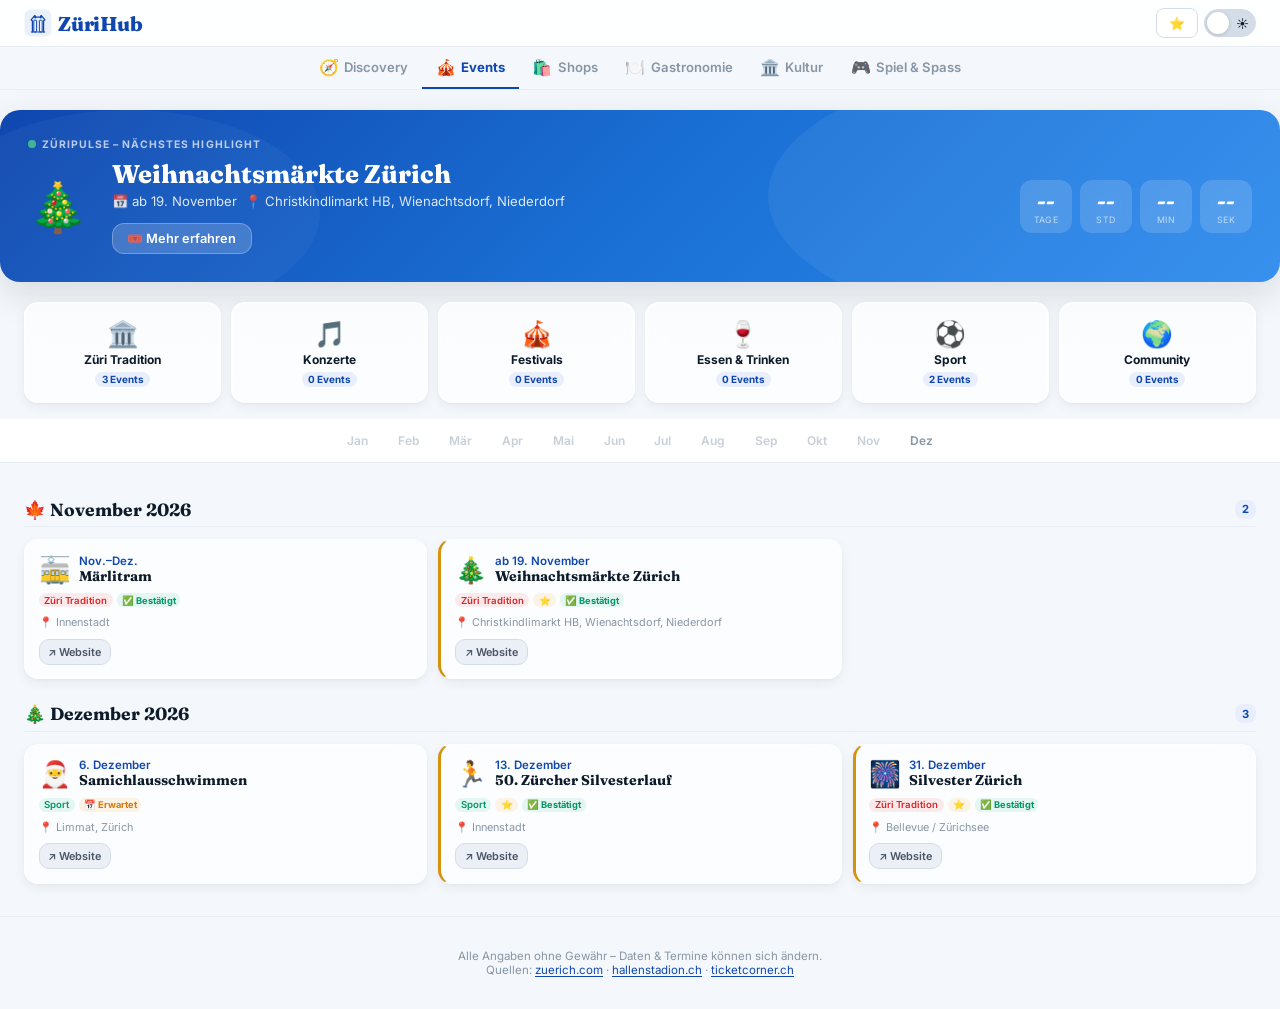
<file: events.html>
<!DOCTYPE html>
<html lang="de">
<head>
<meta charset="UTF-8">
<meta name="viewport" content="width=device-width, initial-scale=1.0, viewport-fit=cover">
<title>ZüriHub – Events & Veranstaltungen</title>
<link rel="icon" href="data:image/svg+xml,<svg xmlns='http://www.w3.org/2000/svg' viewBox='0 0 100 100'><text y='.9em' font-size='90'>🎪</text></svg>">
<link href="https://fonts.googleapis.com/css2?family=Inter:wght@300;400;500;600;700;800&family=Fraunces:opsz,wght@9..144,600;9..144,700;9..144,800&display=swap" rel="stylesheet">
<link rel="stylesheet" href="design-tokens.css">
<style>
*,*::before,*::after{box-sizing:border-box;margin:0;padding:0}
:root{--bg:#F4F7FB;--surface:#FFFFFF;--surface2:#EBF0F7;--border:#D4DCE8;--border-light:#E8EDF5;--text:#0D1B2A;--text2:#4A5568;--text3:#8896A6;--primary:#0F47AF;--primary-light:#E8EEFB;--primary-lighter:#F2F5FC;--primary-dark:#0A3580;--primary-50:rgba(15,71,175,.06);--accent:#E63946;--accent-light:#FEF0F1;--gold:#D4930D;--radius:14px;--shadow:0 1px 3px rgba(13,27,42,.05),0 1px 2px rgba(13,27,42,.03);--shadow-md:0 4px 14px rgba(13,27,42,.08);--shadow-lg:0 12px 36px rgba(13,27,42,.12);--font:'Inter',system-ui,-apple-system,sans-serif;--font-display:'Fraunces',Georgia,serif;--card-bg:#FFFFFF;--header-bg:rgba(255,255,255,.92);--modal-bg:#fff;--splash-bg:var(--primary)}
html.dark{--bg:#0f1b2d;--surface:#1a2a3a;--surface2:#1e3148;--border:#2a3f58;--border-light:#243650;--text:#e8ecf2;--text2:#a8b8cc;--text3:#6b7f96;--primary:#5a9cf5;--primary-light:#1e3148;--primary-lighter:#162538;--primary-dark:#7bb8ff;--primary-50:rgba(90,156,245,.08);--accent:#ff6b78;--accent-light:#2a1820;--gold:#f5a623;--shadow:0 1px 3px rgba(0,0,0,.2),0 1px 2px rgba(0,0,0,.15);--shadow-md:0 4px 14px rgba(0,0,0,.3);--shadow-lg:0 12px 36px rgba(0,0,0,.4);--card-bg:#1a2a3a;--header-bg:rgba(15,27,45,.92);--modal-bg:#1a2a3a;--splash-bg:#0f1b2d}
html{font-family:var(--font);background:var(--bg);color:var(--text);-webkit-font-smoothing:antialiased;overflow-x:hidden;transition:background .3s,color .3s}body{min-height:100vh;overflow-x:hidden}input,select,button,textarea{font-family:inherit;font-size:inherit}button{cursor:pointer;border:none;background:none}a{color:inherit;text-decoration:none}::-webkit-scrollbar{width:5px;height:5px}::-webkit-scrollbar-track{background:transparent}::-webkit-scrollbar-thumb{background:var(--border);border-radius:3px}
@keyframes fadeUp{from{opacity:0;transform:translateY(16px)}to{opacity:1;transform:translateY(0)}}@keyframes spin{to{transform:rotate(360deg)}}.fade-up{animation:fadeUp .35s ease both}

/* Splash */
#splash{position:fixed;inset:0;background:var(--splash-bg);z-index:9999;display:flex;flex-direction:column;align-items:center;justify-content:center;color:#fff;transition:opacity .5s,visibility .5s}#splash.done{opacity:0;visibility:hidden;pointer-events:none}#splash::before{content:'';position:absolute;top:0;right:0;width:50%;height:100%;background:rgba(255,255,255,.06);clip-path:polygon(30% 0,100% 0,100% 100%,0 100%)}.splash-logo{font-family:var(--font-display);font-size:clamp(2rem,5vw,3rem);font-weight:800;position:relative;z-index:1}.splash-sub{font-size:.95rem;opacity:.7;margin-top:.5rem;position:relative;z-index:1}.splash-spinner{width:28px;height:28px;border:3px solid rgba(255,255,255,.2);border-top-color:#fff;border-radius:50%;animation:spin .65s linear infinite;margin-top:2rem;position:relative;z-index:1}

/* Header */
.header{position:sticky;top:0;z-index:100;background:var(--header-bg);backdrop-filter:blur(24px) saturate(180%);-webkit-backdrop-filter:blur(24px) saturate(180%);border-bottom:1px solid var(--border-light);padding:.5rem 1.5rem;transition:background .3s}.header-inner{max-width:1480px;margin:0 auto;display:flex;align-items:center;gap:.75rem}.logo{font-family:var(--font-display);font-size:1.25rem;font-weight:800;color:var(--primary);white-space:nowrap;flex-shrink:0;letter-spacing:-.02em;display:inline-flex;align-items:center;gap:.4rem;text-decoration:none}.logo-icon{flex-shrink:0;display:block}
.hactions{display:flex;gap:.35rem;align-items:center;margin-left:auto}.hbtn{padding:.42rem .75rem;border-radius:8px;font-size:.8rem;font-weight:500;color:var(--text2);border:1.5px solid var(--border);background:var(--surface);transition:all .15s;display:inline-flex;align-items:center;gap:.3rem;white-space:nowrap;text-decoration:none}.hbtn:hover{border-color:var(--primary);color:var(--primary);background:var(--primary-lighter)}html.dark .hbtn{background:var(--surface);border-color:var(--border);color:var(--text2)}
.theme-toggle{position:relative;width:52px;height:28px;border-radius:14px;background:var(--border);cursor:pointer;border:1.5px solid var(--border);transition:all .3s;flex-shrink:0;display:flex;align-items:center}.theme-toggle .toggle-knob{position:absolute;left:2px;width:22px;height:22px;border-radius:50%;background:#fff;box-shadow:0 1px 4px rgba(0,0,0,.15);transition:transform .3s cubic-bezier(.4,0,.2,1)}.theme-toggle .toggle-icon-sun,.theme-toggle .toggle-icon-moon{position:absolute;font-size:.75rem;transition:opacity .25s}.theme-toggle .toggle-icon-sun{right:6px;opacity:1}.theme-toggle .toggle-icon-moon{left:6px;opacity:0}html.dark .theme-toggle{background:#1e3148;border-color:#2a3f58}html.dark .theme-toggle .toggle-knob{transform:translateX(24px);background:#e8914a}html.dark .theme-toggle .toggle-icon-sun{opacity:0}html.dark .theme-toggle .toggle-icon-moon{opacity:1}

/* Nav */
.nav-tabs{max-width:1480px;margin:0 auto;display:flex;align-items:center;justify-content:center;gap:0;border-bottom:1px solid var(--border-light);padding:0 1.25rem}.nav-tab{padding:.6rem .85rem;font-size:.82rem;font-weight:600;color:var(--text3);text-decoration:none;border-bottom:2.5px solid transparent;transition:color .25s,border-color .25s;white-space:nowrap;display:inline-flex;align-items:center;gap:.35rem}.nav-tab:hover{color:var(--text)}.nav-tab.active{color:var(--primary);border-bottom-color:var(--primary);font-weight:700}.nav-tab .nav-emoji{font-size:1rem}html.dark .nav-tab{color:var(--text2)}html.dark .nav-tab.active{color:var(--primary);border-bottom-color:var(--primary)}

/* Pulse Hero Banner */
.pulse-hero{background:linear-gradient(135deg,var(--primary) 0%,#1a6fd4 50%,#2b8aed 100%);color:#fff;border-radius:20px;padding:1.75rem;margin:1.25rem 1.5rem;max-width:1480px;margin-left:auto;margin-right:auto;position:relative;overflow:hidden;box-shadow:var(--shadow-lg)}
.pulse-hero::before{content:'';position:absolute;top:-30%;right:-10%;width:50%;height:160%;background:rgba(255,255,255,.06);border-radius:50%;pointer-events:none}
.pulse-hero::after{content:'';position:absolute;bottom:-20%;left:-5%;width:30%;height:120%;background:rgba(255,255,255,.04);border-radius:50%;pointer-events:none}
html.dark .pulse-hero{background:linear-gradient(135deg,#1e3148 0%,#243e5c 50%,#2a4f73 100%)}
.pulse-label{font-size:.65rem;font-weight:700;text-transform:uppercase;letter-spacing:.1em;opacity:.7;margin-bottom:.5rem;display:flex;align-items:center;gap:.35rem}
.pulse-dot{width:8px;height:8px;border-radius:50%;background:#4ade80;animation:pulseDot 2s ease infinite}
@keyframes pulseDot{0%,100%{opacity:1;transform:scale(1)}50%{opacity:.5;transform:scale(.7)}}
.pulse-content{display:flex;align-items:center;gap:1.5rem;position:relative;z-index:1}
.pulse-emoji{font-size:3rem;flex-shrink:0}
.pulse-info{flex:1;min-width:0}
.pulse-name{font-family:var(--font-display);font-size:clamp(1.2rem,3vw,1.6rem);font-weight:800;line-height:1.2;margin-bottom:.25rem}
.pulse-meta{font-size:.82rem;opacity:.85;display:flex;flex-wrap:wrap;gap:.5rem;align-items:center}
.pulse-meta span{display:inline-flex;align-items:center;gap:.2rem}
.pulse-countdown{display:flex;gap:.5rem;flex-shrink:0}
.cd-box{background:rgba(255,255,255,.15);backdrop-filter:blur(8px);border-radius:12px;padding:.5rem .65rem;text-align:center;min-width:52px}
.cd-num{font-family:var(--font-display);font-size:1.4rem;font-weight:800;line-height:1.2}
.cd-label{font-size:.55rem;text-transform:uppercase;opacity:.65;letter-spacing:.04em}
.pulse-cta{margin-top:.85rem;display:flex;gap:.5rem;flex-wrap:wrap}
.pulse-btn{display:inline-flex;align-items:center;gap:.3rem;padding:.45rem .9rem;border-radius:12px;font-size:.8rem;font-weight:600;transition:all .18s;text-decoration:none;color:#fff;background:rgba(255,255,255,.18);border:1px solid rgba(255,255,255,.25)}
.pulse-btn:hover{background:rgba(255,255,255,.3)}

/* Category Cards */
.cat-cards{display:grid;grid-template-columns:repeat(6,1fr);gap:.6rem;max-width:1480px;margin:0 auto 1rem;padding:0 1.5rem}
.cat-card{background:var(--glass-bg,var(--card-bg));backdrop-filter:var(--glass-blur,none);border:2px solid var(--glass-border,var(--border-light));border-radius:14px;padding:.85rem .65rem;text-align:center;cursor:pointer;transition:all .22s var(--ease);box-shadow:var(--shadow-soft,var(--shadow));position:relative}
.cat-card:hover{transform:translateY(-3px);box-shadow:var(--shadow-hover,var(--shadow-md))}
.cat-card.active{border-color:var(--primary);background:var(--primary-lighter)}
html.dark .cat-card{background:var(--glass-bg,var(--card-bg));border-color:var(--glass-border,var(--border))}
html.dark .cat-card.active{border-color:var(--primary);background:var(--primary-light)}
.cat-card-emoji{font-size:1.6rem;display:block;margin-bottom:.2rem}
.cat-card-title{font-weight:700;font-size:.75rem;color:var(--text)}
.cat-card-count{display:inline-block;margin-top:.3rem;padding:.1rem .4rem;border-radius:8px;background:var(--primary-light);color:var(--primary);font-size:.62rem;font-weight:700}
html.dark .cat-card-count{background:rgba(90,156,245,.15)}

/* Month Nav */
.month-nav{position:sticky;top:53px;z-index:50;background:var(--header-bg);backdrop-filter:blur(20px);-webkit-backdrop-filter:blur(20px);border-bottom:1px solid var(--border-light);padding:.45rem 1.5rem;max-width:100%;overflow-x:auto;scrollbar-width:none;display:flex;justify-content:center;gap:.35rem;transition:background .3s}
.month-nav::-webkit-scrollbar{display:none}
.month-pill{padding:.35rem .7rem;border-radius:10px;font-size:.75rem;font-weight:600;color:var(--text3);background:transparent;border:1.5px solid transparent;cursor:pointer;transition:all .18s;white-space:nowrap;flex-shrink:0}
.month-pill:hover{color:var(--text);background:var(--surface2)}
.month-pill.active{color:var(--primary);background:var(--primary-lighter);border-color:var(--primary);font-weight:700}
.month-pill.past{opacity:.45;color:var(--text3)}
.month-pill.past:hover{opacity:.7}
html.dark .month-pill.active{background:var(--primary-light);color:var(--primary)}

/* Feed Container */
.feed{max-width:1480px;margin:0 auto;padding:.75rem 1.5rem 2rem}

/* Section Headers */
.sec-head{display:flex;align-items:center;gap:.5rem;margin:1.5rem 0 .75rem;padding-bottom:.4rem;border-bottom:1px solid var(--border-light)}.sec-head h2{font-family:var(--font-display);font-size:1.1rem;font-weight:700;color:var(--text);display:flex;align-items:center;gap:.35rem;margin:0}.sec-head .sec-count{font-size:.7rem;font-weight:700;color:var(--primary);background:var(--primary-light);padding:.15rem .45rem;border-radius:8px;margin-left:auto}

/* Event Cards */
.ev-grid{display:grid;grid-template-columns:repeat(3,1fr);gap:.7rem}
.ev-card{background:var(--glass-bg,var(--card-bg));backdrop-filter:var(--glass-blur,none);border:1px solid var(--glass-border,var(--border-light));border-radius:14px;padding:.85rem;cursor:default;transition:all .22s var(--ease);box-shadow:var(--shadow-soft,var(--shadow));position:relative;display:flex;flex-direction:column;gap:.35rem}
.ev-card:hover{transform:translateY(-3px);box-shadow:var(--shadow-hover,var(--shadow-md))}
.ev-card.highlight{border-left:3px solid var(--gold)}
html.dark .ev-card{background:var(--glass-bg,var(--card-bg));border-color:var(--glass-border,var(--border))}
.ev-top{display:flex;align-items:center;gap:.5rem}
.ev-emoji{font-size:1.6rem;flex-shrink:0}
.ev-info{flex:1;min-width:0}
.ev-name{font-family:var(--font-display);font-weight:700;font-size:.88rem;color:var(--text);line-height:1.25}
.ev-date{font-size:.72rem;font-weight:600;color:var(--primary)}
.ev-loc{font-size:.68rem;color:var(--text3);display:flex;align-items:center;gap:.2rem;margin-top:.15rem}
.ev-tags{display:flex;flex-wrap:wrap;gap:.25rem;margin-top:.15rem}
.ev-tag{padding:.1rem .35rem;border-radius:8px;font-size:.6rem;font-weight:600;white-space:nowrap}
.ev-tag.konzerte{background:rgba(168,85,247,.1);color:#7c3aed}
.ev-tag.sport{background:rgba(16,185,129,.1);color:#059669}
.ev-tag.festivals{background:rgba(245,158,11,.1);color:#d97706}
.ev-tag.tradition{background:rgba(239,68,68,.1);color:#dc2626}
.ev-tag.kulinarik{background:rgba(236,72,153,.1);color:#db2777}
.ev-tag.community{background:rgba(59,130,246,.1);color:#2563eb}
html.dark .ev-tag.konzerte{background:rgba(168,85,247,.15);color:#a78bfa}
html.dark .ev-tag.sport{background:rgba(16,185,129,.15);color:#34d399}
html.dark .ev-tag.festivals{background:rgba(245,158,11,.15);color:#fbbf24}
html.dark .ev-tag.tradition{background:rgba(239,68,68,.15);color:#f87171}
html.dark .ev-tag.kulinarik{background:rgba(236,72,153,.15);color:#f472b6}
html.dark .ev-tag.community{background:rgba(59,130,246,.15);color:#93c5fd}
.ev-status{font-size:.58rem;font-weight:700;padding:.1rem .3rem;border-radius:6px;white-space:nowrap}
.ev-status.confirmed{background:rgba(16,185,129,.1);color:#059669}
.ev-status.expected{background:rgba(245,158,11,.1);color:#d97706}
.ev-status.soldout{background:rgba(239,68,68,.1);color:#dc2626}
html.dark .ev-status.confirmed{background:rgba(16,185,129,.15);color:#34d399}
html.dark .ev-status.expected{background:rgba(245,158,11,.15);color:#fbbf24}
html.dark .ev-status.soldout{background:rgba(239,68,68,.15);color:#f87171}
.ev-btns{display:flex;gap:.35rem;margin-top:.25rem;flex-wrap:wrap}
.ev-btns a{display:inline-flex;align-items:center;gap:.2rem;padding:.3rem .55rem;border-radius:10px;font-size:.68rem;font-weight:600;transition:all .15s;text-decoration:none}
.ev-btn-p{background:var(--primary);color:#fff}.ev-btn-p:hover{background:var(--primary-dark)}
.ev-btn-s{background:var(--surface2);color:var(--text2);border:1px solid var(--border)}.ev-btn-s:hover{border-color:var(--primary);color:var(--primary)}
html.dark .ev-btn-s{background:var(--surface2);border-color:var(--border);color:var(--text2)}

/* Footer */
.ev-footer{text-align:center;padding:2rem 1.5rem;max-width:1480px;margin:0 auto;font-size:.72rem;color:var(--text3);border-top:1px solid var(--border-light)}.ev-footer a{color:var(--primary);text-decoration:underline;text-underline-offset:2px}

/* No Results */
.no-results{text-align:center;padding:3rem 1rem;display:none}.no-results .nr-emoji{font-size:2.5rem;display:block;margin-bottom:.5rem}.no-results p{color:var(--text3);font-size:.88rem}

/* Back to Top */
.btt{position:fixed;bottom:1.5rem;right:1.5rem;width:44px;height:44px;border-radius:50%;background:var(--primary);color:#fff;font-size:1.1rem;display:flex;align-items:center;justify-content:center;box-shadow:var(--shadow-md);cursor:pointer;border:none;z-index:90;opacity:0;visibility:hidden;transform:translateY(10px);transition:all .3s}.btt.show{opacity:1;visibility:visible;transform:translateY(0)}.btt:hover{background:var(--primary-dark)}html.dark .btt{background:#e8914a}

/* Responsive */
@media(max-width:1023px){.ev-grid{grid-template-columns:repeat(2,1fr)}.cat-cards{grid-template-columns:repeat(3,1fr)}.pulse-content{flex-direction:column;align-items:flex-start}.pulse-countdown{margin-top:.5rem}}
@media(max-width:767px){.ev-grid{grid-template-columns:1fr}.cat-cards{grid-template-columns:repeat(3,1fr);padding:0 .75rem;gap:.45rem}.feed{padding:.5rem .75rem 1.5rem}.pulse-hero{margin:.75rem .75rem;padding:1.25rem}.cd-box{min-width:44px;padding:.4rem .5rem}.cd-num{font-size:1.1rem}.month-nav{padding:.4rem .75rem;justify-content:flex-start}}
@media(max-width:640px){.header-inner{gap:.35rem}.nav-tab{font-size:.72rem;padding:.45rem .4rem;gap:.2rem}.nav-tab .nav-label{display:none}.cat-cards{grid-template-columns:repeat(2,1fr)}.cat-card{padding:.65rem .5rem}.cat-card-emoji{font-size:1.3rem}.cat-card-title{font-size:.68rem}.theme-toggle{width:48px;height:28px}}
</style>
</head>
<body>
<div id="splash"><div class="splash-logo">ZüriHub</div><div class="splash-sub">Events & Veranstaltungen</div><div class="splash-spinner"></div></div>
<div id="app" style="display:none">
  <header class="header"><div class="header-inner">
    <a href="index.html" class="logo"><svg class="logo-icon" width="28" height="28" viewBox="0 0 100 100" fill="none" xmlns="http://www.w3.org/2000/svg"><rect x="4" y="4" width="92" height="92" rx="20" fill="currentColor" opacity=".08" stroke="currentColor" stroke-width="4"/><path d="M30 82V42l-4-2V38l12-14h2l2 5h16l2-5h2l12 14v2l-4 2v40" stroke="currentColor" stroke-width="4.5" stroke-linecap="round" stroke-linejoin="round"/><rect x="35" y="40" width="10" height="42" rx="1.5" stroke="currentColor" stroke-width="3.5"/><rect x="55" y="40" width="10" height="42" rx="1.5" stroke="currentColor" stroke-width="3.5"/><circle cx="40" cy="30" r="3.5" fill="currentColor"/><circle cx="60" cy="30" r="3.5" fill="currentColor"/><line x1="26" y1="82" x2="74" y2="82" stroke="currentColor" stroke-width="4" stroke-linecap="round"/></svg>ZüriHub</a>
    <div class="hactions"><a href="favoriten.html" class="hbtn">⭐</a><div class="theme-toggle" onclick="toggleTheme()"><span class="toggle-icon-sun">☀️</span><span class="toggle-icon-moon">🌙</span><div class="toggle-knob"></div></div></div>
  </div></header>
  <nav class="nav-tabs">
    <a href="index.html" class="nav-tab"><span class="nav-emoji">🧭</span><span class="nav-label">Discovery</span></a>
    <a href="events.html" class="nav-tab active"><span class="nav-emoji">🎪</span><span class="nav-label">Events</span></a>
    <a href="shops.html" class="nav-tab"><span class="nav-emoji">🛍️</span><span class="nav-label">Shops</span></a>
    <a href="gastronomie.html" class="nav-tab"><span class="nav-emoji">🍽️</span><span class="nav-label">Gastronomie</span></a>
    <a href="kultur.html" class="nav-tab"><span class="nav-emoji">🏛️</span><span class="nav-label">Kultur</span></a>
    <a href="spiel-spass.html" class="nav-tab"><span class="nav-emoji">🎮</span><span class="nav-label">Spiel & Spass</span></a>
  </nav>

  <div id="pulseHero" class="pulse-hero"></div>
  <div class="cat-cards" id="catCards"></div>
  <div class="month-nav" id="monthNav"></div>
  <div class="feed" id="feed">
    <div id="monthSections"></div>
    <div class="no-results" id="noResults"><span class="nr-emoji">🔍</span><p>Keine Events gefunden. Versuch einen anderen Filter.</p></div>
  </div>
  <div class="ev-footer">Alle Angaben ohne Gewähr – Daten & Termine können sich ändern.<br>Quellen: <a href="https://www.zuerich.com/de/events-nachtleben/event-highlights" target="_blank" rel="noopener">zuerich.com</a> · <a href="https://hallenstadion.ch/events/" target="_blank" rel="noopener">hallenstadion.ch</a> · <a href="https://www.ticketcorner.ch/" target="_blank" rel="noopener">ticketcorner.ch</a></div>
</div>
<button class="btt" id="btt" onclick="window.scrollTo({top:0,behavior:'smooth'})" aria-label="Nach oben">↑</button>

<script>
// ── Theme ──
function toggleTheme(){document.documentElement.classList.toggle('dark');localStorage.setItem('theme',document.documentElement.classList.contains('dark')?'dark':'light')}
if(localStorage.getItem('theme')==='dark')document.documentElement.classList.add('dark');

// ── Event Data ──
const EVENTS=[
// FEBRUAR
{name:"ZüriCarneval – Fasnacht",emoji:"🎭",date:"2026-02-20",dateEnd:"2026-02-22",dateLabel:"20.–22. Februar",location:"Niederdorf / Münsterhof",category:"tradition",tags:["Fasnacht","Guggenmusik"],status:"confirmed",highlight:true,ticketUrl:null,websiteUrl:"https://zurichcarneval.ch/"},
{name:"Lorna Shore",emoji:"🤘",date:"2026-02-03",dateEnd:null,dateLabel:"3. Februar",location:"THE HALL (Samsung Hall)",category:"konzerte",tags:["Metal","Deathcore"],status:"confirmed",highlight:false,ticketUrl:"https://www.ticketcorner.ch/artist/lorna-shore/",websiteUrl:"https://www.lornashore.com/"},
{name:"Shindy",emoji:"🎤",date:"2026-02-13",dateEnd:null,dateLabel:"13. Februar",location:"THE HALL (Samsung Hall)",category:"konzerte",tags:["Rap","Hip-Hop"],status:"confirmed",highlight:false,ticketUrl:"https://www.ticketcorner.ch/artist/shindy/",websiteUrl:"https://www.thehall.ch/en/events"},
{name:"Art on Ice 2026",emoji:"⛸️",date:"2026-02-26",dateEnd:"2026-03-01",dateLabel:"26. Feb.–1. März",location:"Hallenstadion",category:"tradition",tags:["Eiskunstlauf","Show","Jubiläum"],status:"confirmed",highlight:true,ticketUrl:"https://www.ticketcorner.ch/artist/art-on-ice/",websiteUrl:"https://www.artonice.com/en/"},
// MÄRZ
{name:"Worakls",emoji:"🎹",date:"2026-03-07",dateEnd:null,dateLabel:"7. März",location:"Halle 622",category:"konzerte",tags:["Elektro","Klassik"],status:"confirmed",highlight:false,ticketUrl:null,websiteUrl:"https://www.halle622.ch/622/de/events.html"},
{name:"Giardina – Gartenmesse",emoji:"🌷",date:"2026-03-11",dateEnd:"2026-03-15",dateLabel:"11.–15. März",location:"Messe Zürich",category:"community",tags:["Garten","Messe","Jubiläum"],status:"confirmed",highlight:false,ticketUrl:"https://www.giardina.ch/de/oeffnungszeiten-und-tickets",websiteUrl:"https://www.giardina.ch/de"},
{name:"Wu-Tang Clan",emoji:"🎤",date:"2026-03-12",dateEnd:null,dateLabel:"12. März",location:"Hallenstadion",category:"konzerte",tags:["Hip-Hop","Rap"],status:"confirmed",highlight:false,ticketUrl:"https://hallenstadion.ch/events/wu-tang-clan",websiteUrl:"https://www.wutangclan.com/"},
{name:"Airbourne",emoji:"🎸",date:"2026-03-13",dateEnd:null,dateLabel:"13. März",location:"Halle 622",category:"konzerte",tags:["Rock","Hard Rock"],status:"confirmed",highlight:false,ticketUrl:null,websiteUrl:"https://www.halle622.ch/622/de/events.html"},
{name:"Der Herr der Ringe – in Concert",emoji:"🎬",date:"2026-03-13",dateEnd:null,dateLabel:"13. März",location:"Hallenstadion",category:"konzerte",tags:["Filmkonzert","Klassik"],status:"confirmed",highlight:false,ticketUrl:"https://hallenstadion.ch/events/the-lord-of-the-rings",websiteUrl:"https://www.lordoftheringsinconcert.com/"},
{name:"Eros Ramazzotti",emoji:"🎶",date:"2026-03-16",dateEnd:null,dateLabel:"16. März",location:"Hallenstadion",category:"konzerte",tags:["Pop","Italiano"],status:"confirmed",highlight:false,ticketUrl:"https://hallenstadion.ch/events/eros-ramazzotti-2",websiteUrl:"https://ramazzotti.com/world-tour/"},
{name:"Swiss Music Awards 2026",emoji:"🏆",date:"2026-03-19",dateEnd:null,dateLabel:"19. März",location:"Hallenstadion",category:"festivals",tags:["Award-Show","Schweizer Musik"],status:"confirmed",highlight:true,ticketUrl:"https://hallenstadion.ch/events/swiss-music-awards-3",websiteUrl:"https://www.swissmusicawards.ch/"},
{name:"Zürcher Frühlings-Weinausstellung",emoji:"🍷",date:"2026-03-19",dateEnd:"2026-03-26",dateLabel:"19.–26. März",location:"Puls 5, Zürich-West",category:"kulinarik",tags:["Wein","Degustation"],status:"confirmed",highlight:false,ticketUrl:null,websiteUrl:"https://www.zuercherweinsalon.ch/"},
{name:"Kraftklub",emoji:"🎸",date:"2026-03-21",dateEnd:null,dateLabel:"21. März",location:"Hallenstadion",category:"konzerte",tags:["Rock","Indie"],status:"confirmed",highlight:false,ticketUrl:"https://hallenstadion.ch/events/kraftklub",websiteUrl:"https://www.kraftklub.to/home/"},
{name:"Rosalía – Lux Tour",emoji:"💃",date:"2026-03-22",dateEnd:null,dateLabel:"22. März",location:"Hallenstadion",category:"konzerte",tags:["Pop","Flamenco"],status:"confirmed",highlight:false,ticketUrl:"https://hallenstadion.ch/events/rosalia",websiteUrl:"https://www.rosalia.com/"},
{name:"Züri Märlitram Frühling",emoji:"🚋",date:"2026-03-20",dateEnd:"2026-04-26",dateLabel:"20. Mär.–26. Apr.",location:"Innenstadt",category:"tradition",tags:["Familie","Kinder"],status:"confirmed",highlight:false,ticketUrl:null,websiteUrl:"https://www.zuerich.com/de/events-nachtleben/event-highlights"},
{name:"Albis Country Festival",emoji:"🤠",date:"2026-03-28",dateEnd:"2026-03-29",dateLabel:"28.–29. März",location:"Hallenstadion",category:"festivals",tags:["Country","Bluegrass"],status:"confirmed",highlight:false,ticketUrl:"https://hallenstadion.ch/events/albis-country-festival",websiteUrl:"https://www.albiscountryfestival.ch/"},
{name:"Sarah Connor",emoji:"🎤",date:"2026-03-30",dateEnd:null,dateLabel:"30. März",location:"Hallenstadion",category:"konzerte",tags:["Pop","Schlager"],status:"confirmed",highlight:false,ticketUrl:"https://hallenstadion.ch/events/sarah-connor",websiteUrl:"https://www.sarah-connor.de/"},
{name:"m4music",emoji:"🎵",date:"2026-03-20",dateEnd:"2026-03-21",dateLabel:"20.–21. März",location:"Zürich",category:"festivals",tags:["Popmusik","Newcomer"],status:"confirmed",highlight:false,ticketUrl:null,websiteUrl:"https://www.m4music.ch/"},
// APRIL
{name:"Howard Carpendale – Abschiedstour",emoji:"🎙️",date:"2026-04-01",dateEnd:null,dateLabel:"1. April",location:"Hallenstadion",category:"konzerte",tags:["Schlager"],status:"confirmed",highlight:false,ticketUrl:"https://hallenstadion.ch/events/howard-carpendale-2",websiteUrl:"https://www.howard-carpendale.de/"},
{name:"Zürich Marathon",emoji:"🏃",date:"2026-04-12",dateEnd:null,dateLabel:"12. April",location:"Innenstadt & Zürichsee",category:"sport",tags:["Laufsport","Marathon"],status:"confirmed",highlight:true,ticketUrl:"https://www.zurichmarathon.ch/",websiteUrl:"https://www.zurichmarathon.ch/"},
{name:"Klangkarussell",emoji:"🎧",date:"2026-04-10",dateEnd:null,dateLabel:"10. April",location:"Komplex 457",category:"konzerte",tags:["Elektro","Deep House"],status:"confirmed",highlight:false,ticketUrl:"https://www.ticketcorner.ch/artist/klangkarussell/",websiteUrl:"https://komplex-457.ch/event/"},
{name:"Tame Impala",emoji:"🎹",date:"2026-04-14",dateEnd:null,dateLabel:"14. April",location:"Hallenstadion",category:"konzerte",tags:["Psych-Rock","Indie"],status:"confirmed",highlight:false,ticketUrl:"https://hallenstadion.ch/events/tame-impala",websiteUrl:"https://www.tameimpala.com/"},
{name:"Johannes Oerding",emoji:"🎶",date:"2026-04-15",dateEnd:null,dateLabel:"15. April",location:"Hallenstadion",category:"konzerte",tags:["Pop"],status:"confirmed",highlight:false,ticketUrl:"https://hallenstadion.ch/events/johannes-oerding-3",websiteUrl:"https://www.johannesoerding.de/"},
{name:"Sechseläuten – Böögg-Verbrennung",emoji:"🔥",date:"2026-04-20",dateEnd:null,dateLabel:"20. April",location:"Sechseläutenplatz",category:"tradition",tags:["Brauchtum","Zürich","Böögg"],status:"confirmed",highlight:true,ticketUrl:null,websiteUrl:"https://www.sechselaeuten.ch/"},
{name:"SG Lewis",emoji:"🎧",date:"2026-04-29",dateEnd:null,dateLabel:"29. April",location:"Hallenstadion",category:"konzerte",tags:["Elektro","Pop"],status:"confirmed",highlight:false,ticketUrl:"https://www.ticketcorner.ch/artist/sg-lewis/",websiteUrl:"https://hallenstadion.ch/events/"},
// MAI
{name:"Michael Patrick Kelly",emoji:"🎵",date:"2026-05-02",dateEnd:null,dateLabel:"2. Mai",location:"Hallenstadion",category:"konzerte",tags:["Pop"],status:"confirmed",highlight:false,ticketUrl:"https://www.ticketcorner.ch/artist/michael-patrick-kelly/",websiteUrl:"https://www.michaelpatrickkelly.com/"},
{name:"Flohmarkt Bürkliplatz – Saisonstart",emoji:"🛍️",date:"2026-05-02",dateEnd:"2026-10-31",dateLabel:"ab 2. Mai, jeden Sa.",location:"Bürkliplatz",category:"tradition",tags:["Flohmarkt","Shopping"],status:"confirmed",highlight:false,ticketUrl:null,websiteUrl:"https://www.buerkli-flohmarkt.ch/"},
{name:"The Neighbourhood",emoji:"🎵",date:"2026-05-05",dateEnd:null,dateLabel:"5. Mai",location:"THE HALL (Samsung Hall)",category:"konzerte",tags:["Indie","Rock"],status:"confirmed",highlight:false,ticketUrl:"https://www.ticketcorner.ch/artist/the-neighbourhood/",websiteUrl:"https://www.thenbhd.com/"},
{name:"Zürich Street Food Park",emoji:"🍜",date:"2026-05-05",dateEnd:"2026-05-10",dateLabel:"5.–10. Mai",location:"Hauptbahnhof Zürich",category:"kulinarik",tags:["Street Food","International"],status:"confirmed",highlight:false,ticketUrl:null,websiteUrl:"https://www.streetfoodparkzh.com/"},
{name:"Zürich Tanzt",emoji:"💃",date:"2026-05-07",dateEnd:"2026-05-10",dateLabel:"7.–10. Mai",location:"Diverse Orte",category:"festivals",tags:["Tanz","Performance"],status:"confirmed",highlight:false,ticketUrl:null,websiteUrl:"https://www.zurichtanzt.ch/"},
{name:"DJ BoBo – The Great Adventure",emoji:"🎪",date:"2026-05-09",dateEnd:null,dateLabel:"9. Mai",location:"Hallenstadion",category:"konzerte",tags:["Show","Dance"],status:"confirmed",highlight:false,ticketUrl:"https://www.ticketcorner.ch/artist/dj-bobo/",websiteUrl:"https://www.djbobo.ch/"},
{name:"IIHF Eishockey-WM 2026",emoji:"🏒",date:"2026-05-15",dateEnd:"2026-05-31",dateLabel:"15.–31. Mai",location:"Hallenstadion",category:"sport",tags:["Eishockey","WM"],status:"confirmed",highlight:true,ticketUrl:"https://www.iihf.com/en/events/2026/wm",websiteUrl:"https://www.iihf.com/en/events/2026/wm"},
{name:"Tim Bendzko",emoji:"🎤",date:"2026-05-22",dateEnd:null,dateLabel:"22. Mai",location:"Zürich",category:"konzerte",tags:["Pop"],status:"confirmed",highlight:false,ticketUrl:"https://www.ticketcorner.ch/artist/tim-bendzko/",websiteUrl:"https://www.timbendzko.de/"},
{name:"Hot Wheels Monster Trucks Live",emoji:"🚗",date:"2026-05-23",dateEnd:null,dateLabel:"23. Mai",location:"Hallenstadion",category:"community",tags:["Familie","Show"],status:"confirmed",highlight:false,ticketUrl:"https://www.ticketcorner.ch/artist/hot-wheels-monster-trucks-live/",websiteUrl:"https://www.hotwheelsmonstertruckslive.com/"},
{name:"Metallica – M72 World Tour",emoji:"🤘",date:"2026-05-27",dateEnd:null,dateLabel:"27. Mai",location:"Letzigrund",category:"konzerte",tags:["Metal","Rock","Stadion"],status:"confirmed",highlight:true,ticketUrl:"https://www.ticketcorner.ch/artist/metallica/",websiteUrl:"https://www.metallica.com/tour/"},
{name:"Cycle Week Zürich",emoji:"🚴",date:"2026-05-28",dateEnd:"2026-05-31",dateLabel:"28.–31. Mai",location:"Zürich",category:"sport",tags:["Velo","Bike"],status:"confirmed",highlight:false,ticketUrl:null,websiteUrl:"https://www.cycleweek.ch/"},
{name:"Kreislauf-Wochenende",emoji:"🛍️",date:"2026-05-30",dateEnd:"2026-05-31",dateLabel:"30.–31. Mai",location:"Kreis 3, 4 & 5",category:"community",tags:["Shopping","Design"],status:"confirmed",highlight:false,ticketUrl:null,websiteUrl:"https://www.kreislauf345.ch/"},
// JUNI
{name:"IRONMAN 70.3 Switzerland",emoji:"🏊",date:"2026-06-07",dateEnd:null,dateLabel:"7. Juni",location:"Rapperswil-Jona",category:"sport",tags:["Triathlon"],status:"confirmed",highlight:false,ticketUrl:null,websiteUrl:"https://www.ironman.com/im703-switzerland"},
{name:"Winti-Arena – Fussball-WM",emoji:"⚽",date:"2026-06-11",dateEnd:"2026-07-19",dateLabel:"11. Jun.–19. Jul.",location:"Winterthur",category:"sport",tags:["Fussball","WM","Public Viewing"],status:"confirmed",highlight:true,ticketUrl:null,websiteUrl:"https://www.winti-arena.ch/"},
{name:"Zurich Art Weekend",emoji:"🎨",date:"2026-06-12",dateEnd:"2026-06-14",dateLabel:"12.–14. Juni",location:"Diverse Galerien",category:"community",tags:["Kunst","Contemporary Art"],status:"confirmed",highlight:false,ticketUrl:null,websiteUrl:"https://www.zurichartweekend.com/"},
{name:"Zucchero",emoji:"🎸",date:"2026-06-17",dateEnd:"2026-06-18",dateLabel:"17.–18. Juni",location:"Zürich",category:"konzerte",tags:["Blues-Rock"],status:"confirmed",highlight:false,ticketUrl:"https://www.ticketcorner.ch/artist/zucchero/",websiteUrl:"https://www.zucchero.it/"},
{name:"Lake and Sound Festival",emoji:"🎶",date:"2026-06-19",dateEnd:"2026-06-21",dateLabel:"19.–21. Juni",location:"Rapperswil",category:"festivals",tags:["Open Air","Pop","See"],status:"confirmed",highlight:false,ticketUrl:null,websiteUrl:"https://www.zuerich.com/de/events-nachtleben/open-airs-und-musik-festivals/bluesnjazz-rapperswil-jona"},
{name:"Foy Vance",emoji:"🎸",date:"2026-06-19",dateEnd:null,dateLabel:"19. Juni",location:"Komplex 457",category:"konzerte",tags:["Folk","Singer-Songwriter"],status:"confirmed",highlight:false,ticketUrl:"https://www.ticketcorner.ch/artist/foy-vance/",websiteUrl:"https://komplex-457.ch/event/"},
{name:"Zürich Pride Demo",emoji:"🏳️‍🌈",date:"2026-06-20",dateEnd:null,dateLabel:"20. Juni",location:"Innenstadt",category:"community",tags:["Pride","Demo","LGBTQ+"],status:"confirmed",highlight:false,ticketUrl:null,websiteUrl:"https://zurichpridefestival.ch/"},
{name:"Die Toten Hosen",emoji:"🎸",date:"2026-06-20",dateEnd:null,dateLabel:"20. Juni",location:"Letzigrund",category:"konzerte",tags:["Punk","Rock","Stadion"],status:"soldout",highlight:true,ticketUrl:"https://www.ticketcorner.ch/artist/die-toten-hosen/",websiteUrl:"https://www.dietotenhosen.de/"},
{name:"Albanifest Winterthur",emoji:"🎊",date:"2026-06-26",dateEnd:"2026-06-28",dateLabel:"26.–28. Juni",location:"Altstadt Winterthur",category:"tradition",tags:["Stadtfest","Volksfest","Gratis"],status:"confirmed",highlight:true,ticketUrl:null,websiteUrl:"https://hingehen.albanifest.ch"},
{name:"Oper für alle",emoji:"🎭",date:"2026-06-26",dateEnd:"2026-06-28",dateLabel:"26.–28. Juni",location:"Sechseläutenplatz",category:"tradition",tags:["Oper","Gratis"],status:"confirmed",highlight:false,ticketUrl:null,websiteUrl:"https://www.opernhaus.ch/"},
{name:"Zurich City Triathlon",emoji:"🏊",date:"2026-06-27",dateEnd:"2026-06-28",dateLabel:"27.–28. Juni",location:"Landiwiese",category:"sport",tags:["Triathlon"],status:"confirmed",highlight:false,ticketUrl:null,websiteUrl:"https://zurichcitytriathlon.ch/"},
{name:"Linkin Park – From Zero",emoji:"🎤",date:"2026-06-30",dateEnd:null,dateLabel:"30. Juni",location:"Letzigrund",category:"konzerte",tags:["Rock","Nu-Metal","Stadion"],status:"confirmed",highlight:true,ticketUrl:"https://www.ticketcorner.ch/artist/linkin-park/",websiteUrl:"https://www.linkinpark.com/"},
// JULI
{name:"Seeschwimmen Zürich",emoji:"🏊",date:"2026-07-01",dateEnd:null,dateLabel:"1. Juli",location:"Strandbad Mythenquai",category:"sport",tags:["Schwimmen"],status:"confirmed",highlight:false,ticketUrl:null,websiteUrl:"https://www.swimsports.ch/schwimmkalender"},
{name:"Caliente! – Latin Festival",emoji:"💃",date:"2026-07-03",dateEnd:"2026-07-05",dateLabel:"3.–5. Juli",location:"Helvetiaplatz, Kreis 4",category:"tradition",tags:["Latin","Street Food","Volksfest"],status:"confirmed",highlight:true,ticketUrl:null,websiteUrl:"https://www.caliente.ch/"},
{name:"Open Air Frauenfeld",emoji:"🎤",date:"2026-07-09",dateEnd:"2026-07-11",dateLabel:"9.–11. Juli",location:"Frauenfeld (TG)",category:"festivals",tags:["Hip-Hop","Festival"],status:"confirmed",highlight:true,ticketUrl:"https://www.openairfrauenfeld.ch/tickets",websiteUrl:"https://www.openairfrauenfeld.ch/"},
{name:"Helene Fischer – 360° Tour",emoji:"🎤",date:"2026-07-14",dateEnd:null,dateLabel:"14. Juli",location:"Letzigrund",category:"konzerte",tags:["Schlager","Stadion"],status:"confirmed",highlight:true,ticketUrl:"https://www.ticketcorner.ch/artist/helene-fischer/",websiteUrl:"https://www.helene-fischer.de/"},
{name:"Allianz Cinema – Open-Air-Kino",emoji:"🎬",date:"2026-07-16",dateEnd:"2026-08-16",dateLabel:"16. Jul.–16. Aug.",location:"Zürichhorn",category:"festivals",tags:["Kino","Open Air"],status:"confirmed",highlight:false,ticketUrl:"https://www.allianzcinema.ch/",websiteUrl:"https://www.allianzcinema.ch/"},
{name:"Street Food Festival Zürich",emoji:"🍜",date:"2026-07-01",dateEnd:null,dateLabel:"Sommer 2026",location:"Hardturmbrache",category:"kulinarik",tags:["Street Food"],status:"expected",highlight:false,ticketUrl:null,websiteUrl:"https://www.streetfoodfest.ch"},
{name:"Stars in Town",emoji:"🎵",date:"2026-07-29",dateEnd:"2026-08-08",dateLabel:"29. Jul.–8. Aug.",location:"Schaffhausen",category:"festivals",tags:["Konzerte","Open Air"],status:"confirmed",highlight:false,ticketUrl:null,websiteUrl:"https://www.starsintown.ch/"},
// AUGUST
{name:"Zurich Music Week",emoji:"🎧",date:"2026-08-03",dateEnd:"2026-08-09",dateLabel:"3.–9. August",location:"Diverse Orte",category:"festivals",tags:["Elektro","Workshops"],status:"confirmed",highlight:false,ticketUrl:null,websiteUrl:"https://www.zurichmusicweek.ch/"},
{name:"51. Winterthurer Musikfestwochen",emoji:"🎶",date:"2026-08-05",dateEnd:"2026-08-16",dateLabel:"5.–16. August",location:"Winterthur",category:"festivals",tags:["Open Air","Gratis"],status:"confirmed",highlight:false,ticketUrl:null,websiteUrl:"https://musikfestwochen.ch/"},
{name:"Seenachtfest Rapperswil-Jona",emoji:"🎆",date:"2026-08-07",dateEnd:"2026-08-09",dateLabel:"7.–9. August",location:"Rapperswil-Jona",category:"tradition",tags:["Feuerwerk","Volksfest"],status:"confirmed",highlight:false,ticketUrl:null,websiteUrl:"https://www.seenachtfest.ch/"},
{name:"32. Street Parade",emoji:"🎉",date:"2026-08-08",dateEnd:null,dateLabel:"8. August",location:"Zürich Seebecken",category:"festivals",tags:["Techno","House","Parade"],status:"confirmed",highlight:true,ticketUrl:null,websiteUrl:"https://www.streetparade.com/"},
{name:"60. Zürcher Limmatschwimmen",emoji:"🏊",date:"2026-08-15",dateEnd:null,dateLabel:"15. August",location:"Limmat, Zürich",category:"sport",tags:["Schwimmen","Jubiläum"],status:"confirmed",highlight:true,ticketUrl:null,websiteUrl:"https://www.limmatschwimmen.ch/"},
{name:"Seeschwimmen Zollikon",emoji:"🏊",date:"2026-08-22",dateEnd:null,dateLabel:"22. August",location:"Zollikon",category:"sport",tags:["Schwimmen"],status:"confirmed",highlight:false,ticketUrl:null,websiteUrl:"https://www.swimsports.ch/schwimmkalender"},
{name:"Zürcher Theater Spektakel",emoji:"🎭",date:"2026-08-13",dateEnd:"2026-08-30",dateLabel:"13.–30. August",location:"Landiwiese, Zürichsee",category:"festivals",tags:["Theater","Performance"],status:"confirmed",highlight:true,ticketUrl:null,websiteUrl:"https://www.theaterspektakel.ch/"},
{name:"Of Mice & Men",emoji:"🤘",date:"2026-08-15",dateEnd:null,dateLabel:"15. August",location:"Komplex 457",category:"konzerte",tags:["Metalcore","Rock"],status:"confirmed",highlight:false,ticketUrl:"https://www.ticketcorner.ch/artist/of-mice-and-men/",websiteUrl:"https://komplex-457.ch/event/"},
{name:"Weltklasse Zürich – Diamond League",emoji:"🏅",date:"2026-08-26",dateEnd:"2026-08-27",dateLabel:"26.–27. August",location:"Letzigrund",category:"sport",tags:["Leichtathletik"],status:"confirmed",highlight:true,ticketUrl:"https://www.weltklassezuerich.ch/",websiteUrl:"https://www.weltklassezuerich.ch/"},
{name:"Dörflifäscht (Niederdörflifest)",emoji:"🎊",date:"2026-08-28",dateEnd:"2026-08-30",dateLabel:"28.–30. August",location:"Niederdorf / Altstadt",category:"tradition",tags:["Quartierfest","Live-Musik"],status:"confirmed",highlight:true,ticketUrl:null,websiteUrl:"https://doerflifaescht.ch/"},
// SEPTEMBER
{name:"Lange Nacht der Zürcher Museen",emoji:"🏛️",date:"2026-09-05",dateEnd:null,dateLabel:"5. September",location:"Diverse Museen",category:"tradition",tags:["Museen","Nacht","Kultur"],status:"confirmed",highlight:true,ticketUrl:null,websiteUrl:"https://www.langenacht.ch/"},
{name:"DJ BoBo – zweite Show",emoji:"🎪",date:"2026-09-11",dateEnd:null,dateLabel:"11. Sep.",location:"Hallenstadion",category:"konzerte",tags:["Show","Dance"],status:"confirmed",highlight:false,ticketUrl:"https://www.ticketcorner.ch/artist/dj-bobo/",websiteUrl:"https://www.djbobo.ch/"},
{name:"Knabenschiessen",emoji:"🎯",date:"2026-09-12",dateEnd:"2026-09-14",dateLabel:"12.–14. Sep.",location:"Albisgütli",category:"tradition",tags:["Volksfest","Zürich"],status:"confirmed",highlight:true,ticketUrl:null,websiteUrl:"https://www.knabenschiessen.ch/"},
{name:"Zürich Film Festival (ZFF)",emoji:"🎬",date:"2026-09-24",dateEnd:"2026-10-04",dateLabel:"24. Sep.–4. Okt.",location:"Diverse Kinos",category:"festivals",tags:["Film","Premieren"],status:"confirmed",highlight:true,ticketUrl:"https://zff.com/de/",websiteUrl:"https://zff.com/de/"},
{name:"AnnenMayKantereit",emoji:"🎵",date:"2026-09-26",dateEnd:"2026-09-27",dateLabel:"26.–27. Sep.",location:"Hallenstadion",category:"konzerte",tags:["Indie","Pop"],status:"confirmed",highlight:false,ticketUrl:"https://www.ticketcorner.ch/artist/annenmaykantereit/",websiteUrl:"https://www.annenmaykantereit.de/"},
{name:"Spiritbox",emoji:"🤘",date:"2026-09-28",dateEnd:null,dateLabel:"28. Sep.",location:"Halle 622",category:"konzerte",tags:["Metal"],status:"confirmed",highlight:false,ticketUrl:null,websiteUrl:"https://www.spiritboxband.com/"},
{name:"Zurich Design Weeks",emoji:"🎨",date:"2026-09-17",dateEnd:"2026-09-27",dateLabel:"17.–27. Sep.",location:"Diverse Orte",category:"community",tags:["Design","Workshops"],status:"confirmed",highlight:false,ticketUrl:null,websiteUrl:"https://www.zurichdesignweeks.com/"},
// OKTOBER
{name:"I Prevail",emoji:"🤘",date:"2026-10-08",dateEnd:null,dateLabel:"8. Oktober",location:"Halle 622",category:"konzerte",tags:["Metalcore","Rock"],status:"confirmed",highlight:false,ticketUrl:"https://www.ticketcorner.ch/artist/i-prevail/",websiteUrl:"https://www.halle622.ch/events/"},
{name:"J. Cole",emoji:"🎤",date:"2026-10-09",dateEnd:null,dateLabel:"9. Oktober",location:"Hallenstadion",category:"konzerte",tags:["Hip-Hop","Rap"],status:"confirmed",highlight:true,ticketUrl:"https://www.ticketcorner.ch/artist/j-cole/",websiteUrl:"https://www.hallenstadion.ch/events/"},
{name:"Red Bull Dance Your Style – Weltfinale",emoji:"🕺",date:"2026-10-24",dateEnd:null,dateLabel:"24. Oktober",location:"Hallenstadion",category:"sport",tags:["Streetdance","Weltfinale"],status:"confirmed",highlight:true,ticketUrl:null,websiteUrl:"https://www.redbull.com/ch-de/events/red-bull-dance-your-style"},
{name:"Expovina Weinausstellung",emoji:"🍷",date:"2026-10-29",dateEnd:"2026-11-12",dateLabel:"29. Okt.–12. Nov.",location:"Zürichsee-Schiffe",category:"kulinarik",tags:["Wein","Degustation"],status:"confirmed",highlight:true,ticketUrl:null,websiteUrl:"https://www.expovina.ch/"},
{name:"Betontod – Jubiläumstour",emoji:"🎸",date:"2026-10-31",dateEnd:null,dateLabel:"31. Oktober",location:"Zürich",category:"konzerte",tags:["Punk"],status:"confirmed",highlight:false,ticketUrl:"https://www.ticketcorner.ch/artist/betontod/",websiteUrl:"https://www.betontod.de/"},
// NOVEMBER
{name:"Internationale Kurzfilmtage Winterthur",emoji:"🎬",date:"2026-11-03",dateEnd:"2026-11-08",dateLabel:"3.–8. Nov.",location:"Winterthur",category:"festivals",tags:["Kurzfilm","Festival"],status:"confirmed",highlight:false,ticketUrl:null,websiteUrl:"https://www.kurzfilmtage.ch/"},
{name:"Nico Santos – Arena Tour",emoji:"🎤",date:"2026-11-11",dateEnd:null,dateLabel:"11. Nov.",location:"Hallenstadion",category:"konzerte",tags:["Pop"],status:"confirmed",highlight:false,ticketUrl:"https://www.ticketcorner.ch/artist/nico-santos/",websiteUrl:"https://www.nicosantos.de/"},
{name:"Märlitram",emoji:"🚋",date:"2026-11-15",dateEnd:"2026-12-23",dateLabel:"Nov.–Dez.",location:"Innenstadt",category:"tradition",tags:["Kinder","Weihnachten"],status:"confirmed",highlight:false,ticketUrl:null,websiteUrl:"https://www.zuerich.com/de/events-nachtleben/event-highlights"},
{name:"Unheilig",emoji:"🎵",date:"2026-11-16",dateEnd:null,dateLabel:"16. Nov.",location:"Zürich",category:"konzerte",tags:["Rock"],status:"confirmed",highlight:false,ticketUrl:"https://www.ticketcorner.ch/artist/unheilig/",websiteUrl:"https://www.unheilig.com/"},
{name:"Weihnachtsmärkte Zürich",emoji:"🎄",date:"2026-11-19",dateEnd:"2026-12-23",dateLabel:"ab 19. November",location:"Christkindlimarkt HB, Wienachtsdorf, Niederdorf",category:"tradition",tags:["Weihnachten","Markt"],status:"confirmed",highlight:true,ticketUrl:null,websiteUrl:"https://www.zuerich.com/de/events-nachtleben/event-highlights"},
{name:"Bastian Baker",emoji:"🎸",date:"2026-11-19",dateEnd:null,dateLabel:"19. Nov.",location:"Zürich",category:"konzerte",tags:["Pop","Akustik"],status:"confirmed",highlight:false,ticketUrl:"https://www.ticketcorner.ch/artist/bastian-baker/",websiteUrl:"https://www.bastianbaker.ch/"},
{name:"Portugal. The Man",emoji:"🎵",date:"2026-11-27",dateEnd:null,dateLabel:"27. Nov.",location:"Komplex 457",category:"konzerte",tags:["Alternative"],status:"confirmed",highlight:false,ticketUrl:null,websiteUrl:"https://www.portugaltheman.com/"},
// DEZEMBER
{name:"BAP – 50-Jahre-Jubiläum",emoji:"🎶",date:"2026-12-02",dateEnd:null,dateLabel:"2. Dezember",location:"Hallenstadion",category:"konzerte",tags:["Rock"],status:"confirmed",highlight:false,ticketUrl:"https://www.ticketcorner.ch/artist/bap/",websiteUrl:"https://www.bfreiheit.de/"},
{name:"Samichlausschwimmen",emoji:"🎅",date:"2026-12-06",dateEnd:null,dateLabel:"6. Dezember",location:"Limmat, Zürich",category:"sport",tags:["Schwimmen","Tradition"],status:"expected",highlight:false,ticketUrl:null,websiteUrl:"https://www.limmatschwimmen.ch/"},
{name:"50. Zürcher Silvesterlauf",emoji:"🏃",date:"2026-12-13",dateEnd:null,dateLabel:"13. Dezember",location:"Innenstadt",category:"sport",tags:["Laufsport","Jubiläum"],status:"confirmed",highlight:true,ticketUrl:null,websiteUrl:"https://www.silvesterlauf.ch/"},
{name:"Silvester Zürich",emoji:"🎆",date:"2026-12-31",dateEnd:null,dateLabel:"31. Dezember",location:"Bellevue / Zürichsee",category:"tradition",tags:["Feuerwerk","Party"],status:"confirmed",highlight:true,ticketUrl:null,websiteUrl:"https://www.zuerich.com/de/events-nachtleben/event-highlights"}
];

// ── Constants ──
const CATS=[{key:"tradition",emoji:"🏛️",label:"Züri Tradition"},{key:"konzerte",emoji:"🎵",label:"Konzerte"},{key:"festivals",emoji:"🎪",label:"Festivals"},{key:"kulinarik",emoji:"🍷",label:"Essen & Trinken"},{key:"sport",emoji:"⚽",label:"Sport"},{key:"community",emoji:"🌍",label:"Community"}];
const MONTHS=[{i:0,label:"Jan",emoji:"❄️",full:"Januar"},{i:1,label:"Feb",emoji:"💨",full:"Februar"},{i:2,label:"Mär",emoji:"🌸",full:"März"},{i:3,label:"Apr",emoji:"🌷",full:"April"},{i:4,label:"Mai",emoji:"🌿",full:"Mai"},{i:5,label:"Jun",emoji:"☀️",full:"Juni"},{i:6,label:"Jul",emoji:"🌞",full:"Juli"},{i:7,label:"Aug",emoji:"🏖️",full:"August"},{i:8,label:"Sep",emoji:"🍂",full:"September"},{i:9,label:"Okt",emoji:"🎃",full:"Oktober"},{i:10,label:"Nov",emoji:"🍁",full:"November"},{i:11,label:"Dez",emoji:"🎄",full:"Dezember"}];
const STATUS_MAP={confirmed:"✅ Bestätigt",expected:"📅 Erwartet",soldout:"🔥 Ausverkauft"};
const CAT_LABELS={konzerte:"Konzerte",sport:"Sport",festivals:"Festivals",tradition:"Züri Tradition",kulinarik:"Essen & Trinken",community:"Community"};

// ── State ──
let activeCat=null,activeMonths=[];
const today=new Date().toISOString().split('T')[0];
const sorted=EVENTS.sort((a,b)=>new Date(a.date)-new Date(b.date));
const upcoming=sorted.filter(e=>e.date>=today||(e.dateEnd&&e.dateEnd>=today));

// ── Pulse Hero ──
var pulseInterval=null;
function getNextHighlight(){
  var now=new Date().toISOString().split('T')[0];
  return sorted.filter(function(e){return e.highlight}).find(function(e){
    return e.date>=now||(e.dateEnd&&e.dateEnd>=now);
  })||null;
}
function renderPulse(){
  var hl=getNextHighlight();
  var el=document.getElementById('pulseHero');
  if(!hl){el.style.display='none';return}
  el.style.display='';
  var link=hl.websiteUrl||hl.ticketUrl||'#';
  el.innerHTML=`<div class="pulse-label"><span class="pulse-dot"></span> ZüriPulse – Nächstes Highlight</div>
    <div class="pulse-content">
      <span class="pulse-emoji">${hl.emoji}</span>
      <div class="pulse-info">
        <div class="pulse-name">${hl.name}</div>
        <div class="pulse-meta"><span>📅 ${hl.dateLabel}</span><span>📍 ${hl.location}</span></div>
        <div class="pulse-cta">${link!=='#'?`<a href="${link}" target="_blank" rel="noopener" class="pulse-btn">🎟️ Mehr erfahren</a>`:''}</div>
      </div>
      <div class="pulse-countdown" id="countdown">
        <div class="cd-box"><div class="cd-num" id="cdD">--</div><div class="cd-label">Tage</div></div>
        <div class="cd-box"><div class="cd-num" id="cdH">--</div><div class="cd-label">Std</div></div>
        <div class="cd-box"><div class="cd-num" id="cdM">--</div><div class="cd-label">Min</div></div>
        <div class="cd-box"><div class="cd-num" id="cdS">--</div><div class="cd-label">Sek</div></div>
      </div>
    </div>`;
  if(pulseInterval)clearInterval(pulseInterval);
  pulseInterval=setInterval(function(){
    var diff=new Date(hl.date)-new Date();
    if(diff<=0){renderPulse();return}
    var dD=document.getElementById('cdD'),dH=document.getElementById('cdH'),dM=document.getElementById('cdM'),dS=document.getElementById('cdS');
    if(dD)dD.textContent=Math.floor(diff/864e5);
    if(dH)dH.textContent=Math.floor((diff%864e5)/36e5);
    if(dM)dM.textContent=Math.floor((diff%36e5)/6e4);
    if(dS)dS.textContent=Math.floor((diff%6e4)/1e3);
  },1000);
  // Initial tick
  var diff=new Date(hl.date)-new Date();
  if(diff>0){
    document.getElementById('cdD').textContent=Math.floor(diff/864e5);
    document.getElementById('cdH').textContent=Math.floor((diff%864e5)/36e5);
    document.getElementById('cdM').textContent=Math.floor((diff%36e5)/6e4);
    document.getElementById('cdS').textContent=Math.floor((diff%6e4)/1e3);
  }
}

// ── Category Cards ──
function renderCats(){
  const el=document.getElementById('catCards');
  el.innerHTML=CATS.map(c=>{
    const count=upcoming.filter(e=>e.category===c.key).length;
    return`<div class="cat-card${activeCat===c.key?' active':''}" data-cat="${c.key}" onclick="toggleCat('${c.key}')">
      <span class="cat-card-emoji">${c.emoji}</span>
      <div class="cat-card-title">${c.label}</div>
      <span class="cat-card-count">${count} Events</span>
    </div>`;
  }).join('');
}

// ── Month Nav ──
function renderMonthNav(){
  const el=document.getElementById('monthNav');
  const curMonth=new Date().getMonth();
  el.innerHTML=MONTHS.map(m=>{
    var cls='month-pill';
    if(activeMonths.indexOf(m.i)>=0)cls+=' active';
    else if(m.i<curMonth)cls+=' past';
    return`<button class="${cls}" onclick="toggleMonth(${m.i})">${m.label}</button>`;
  }).join('');
}

// ── Filters ──
function toggleCat(key){
  activeCat=activeCat===key?null:key;
  renderCats();renderAll();
}
function toggleMonth(m){
  var idx=activeMonths.indexOf(m);
  if(idx>=0)activeMonths.splice(idx,1);
  else activeMonths.push(m);
  renderMonthNav();renderAll();
  if(activeMonths.indexOf(m)>=0){
    var sec=document.getElementById('month-'+m);
    if(sec)sec.scrollIntoView({behavior:'smooth',block:'start'});
  }
}

// ── Card Rendering ──
function cardHTML(e,large){
  const st=`<span class="ev-status ${e.status}">${STATUS_MAP[e.status]||''}</span>`;
  const catTag=`<span class="ev-tag ${e.category}">${CAT_LABELS[e.category]||e.category}</span>`;
  let btns='';
  if(e.ticketUrl)btns+=`<a href="${e.ticketUrl}" target="_blank" rel="noopener" class="ev-btn-p">🎟️ Tickets</a>`;
  if(e.websiteUrl)btns+=`<a href="${e.websiteUrl}" target="_blank" rel="noopener" class="ev-btn-s">↗️ Website</a>`;

  if(large){
    const d=new Date(e.date);
    const day=d.getDate();
    const mon=['Jan','Feb','Mär','Apr','Mai','Jun','Jul','Aug','Sep','Okt','Nov','Dez'][d.getMonth()];
    return`<div class="coming-card${e.highlight?' highlight':''}">
      <div class="coming-date"><div class="cd-day">${day}</div><div class="cd-month">${mon}</div></div>
      <div class="coming-info">
        <div class="coming-name">${e.emoji} ${e.name}</div>
        <div class="ev-tags">${catTag} ${e.highlight?'<span class="ev-tag festivals">⭐ Grossevent</span>':''} ${st}</div>
        <div class="ev-loc">📍 ${e.location} · ${e.dateLabel}</div>
        ${btns?`<div class="ev-btns">${btns}</div>`:''}
      </div>
    </div>`;
  }
  return`<div class="ev-card${e.highlight?' highlight':''}">
    <div class="ev-top"><span class="ev-emoji">${e.emoji}</span><div class="ev-info"><div class="ev-date">${e.dateLabel}</div><div class="ev-name">${e.name}</div></div></div>
    <div class="ev-tags">${catTag} ${e.highlight?'<span class="ev-tag festivals">⭐</span>':''} ${st}</div>
    <div class="ev-loc">📍 ${e.location}</div>
    ${btns?`<div class="ev-btns">${btns}</div>`:''}
  </div>`;
}

// ── Render All ──
function renderAll(){
  const filtered=upcoming.filter(e=>{
    if(activeCat&&e.category!==activeCat)return false;
    if(activeMonths.length>0&&activeMonths.indexOf(new Date(e.date).getMonth())<0)return false;
    return true;
  });

  // Month Sections
  const msEl=document.getElementById('monthSections');
  const noRes=document.getElementById('noResults');
  let html='';
  const byMonth={};
  filtered.forEach(e=>{const m=new Date(e.date).getMonth();if(!byMonth[m])byMonth[m]=[];byMonth[m].push(e)});
  MONTHS.forEach(m=>{
    const evs=byMonth[m.i];
    if(!evs||!evs.length)return;
    html+=`<div id="month-${m.i}"><div class="sec-head"><h2>${m.emoji} ${m.full} 2026</h2><span class="sec-count">${evs.length}</span></div><div class="ev-grid">${evs.map(e=>cardHTML(e,false)).join('')}</div></div>`;
  });
  msEl.innerHTML=html;
  noRes.style.display=filtered.length?'none':'block';
}

// ── Init ──
function init(){
  renderPulse();renderCats();renderMonthNav();renderAll();
  document.getElementById('splash').classList.add('done');
  document.getElementById('app').style.display='';
  setTimeout(()=>{const s=document.getElementById('splash');if(s)s.remove()},600);
}

// ── Back to Top ──
window.addEventListener('scroll',()=>{document.getElementById('btt').classList.toggle('show',window.scrollY>400)},{passive:true});

init();
</script>
</body>
</html>
</file>
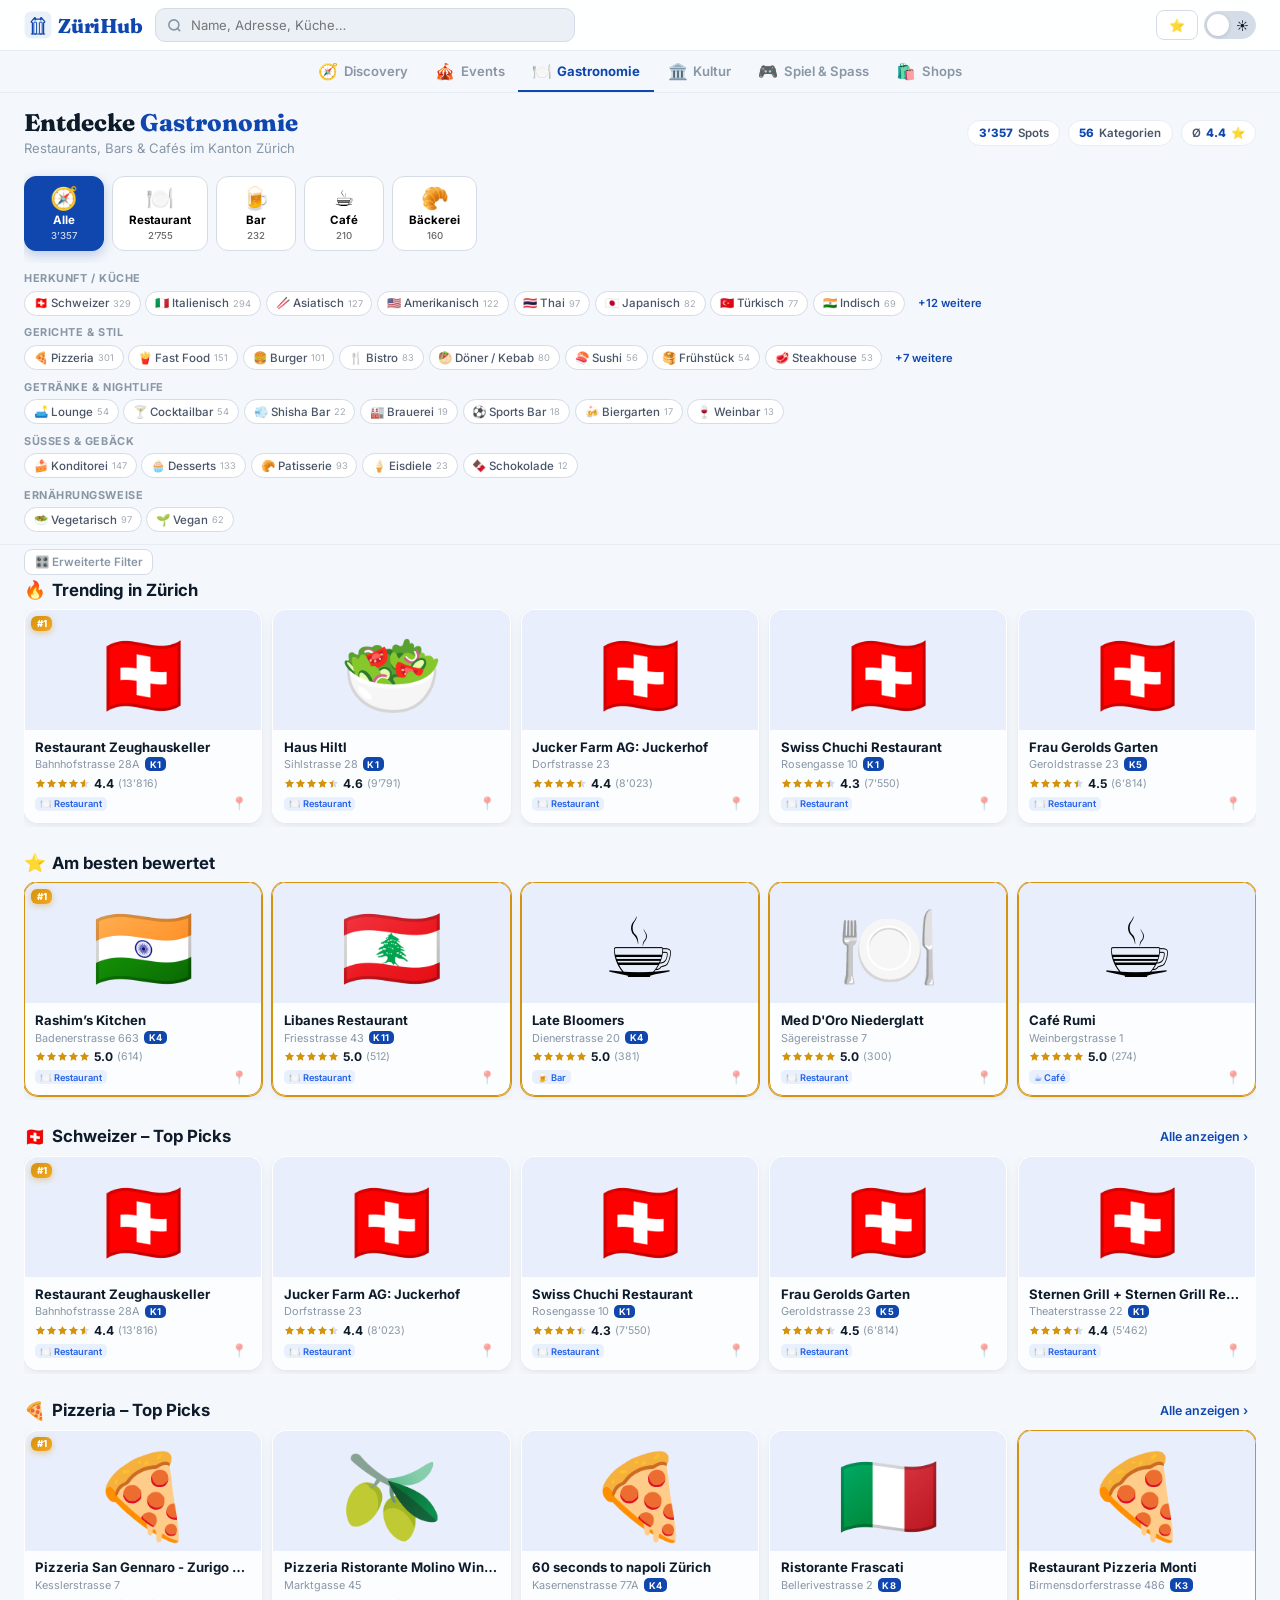
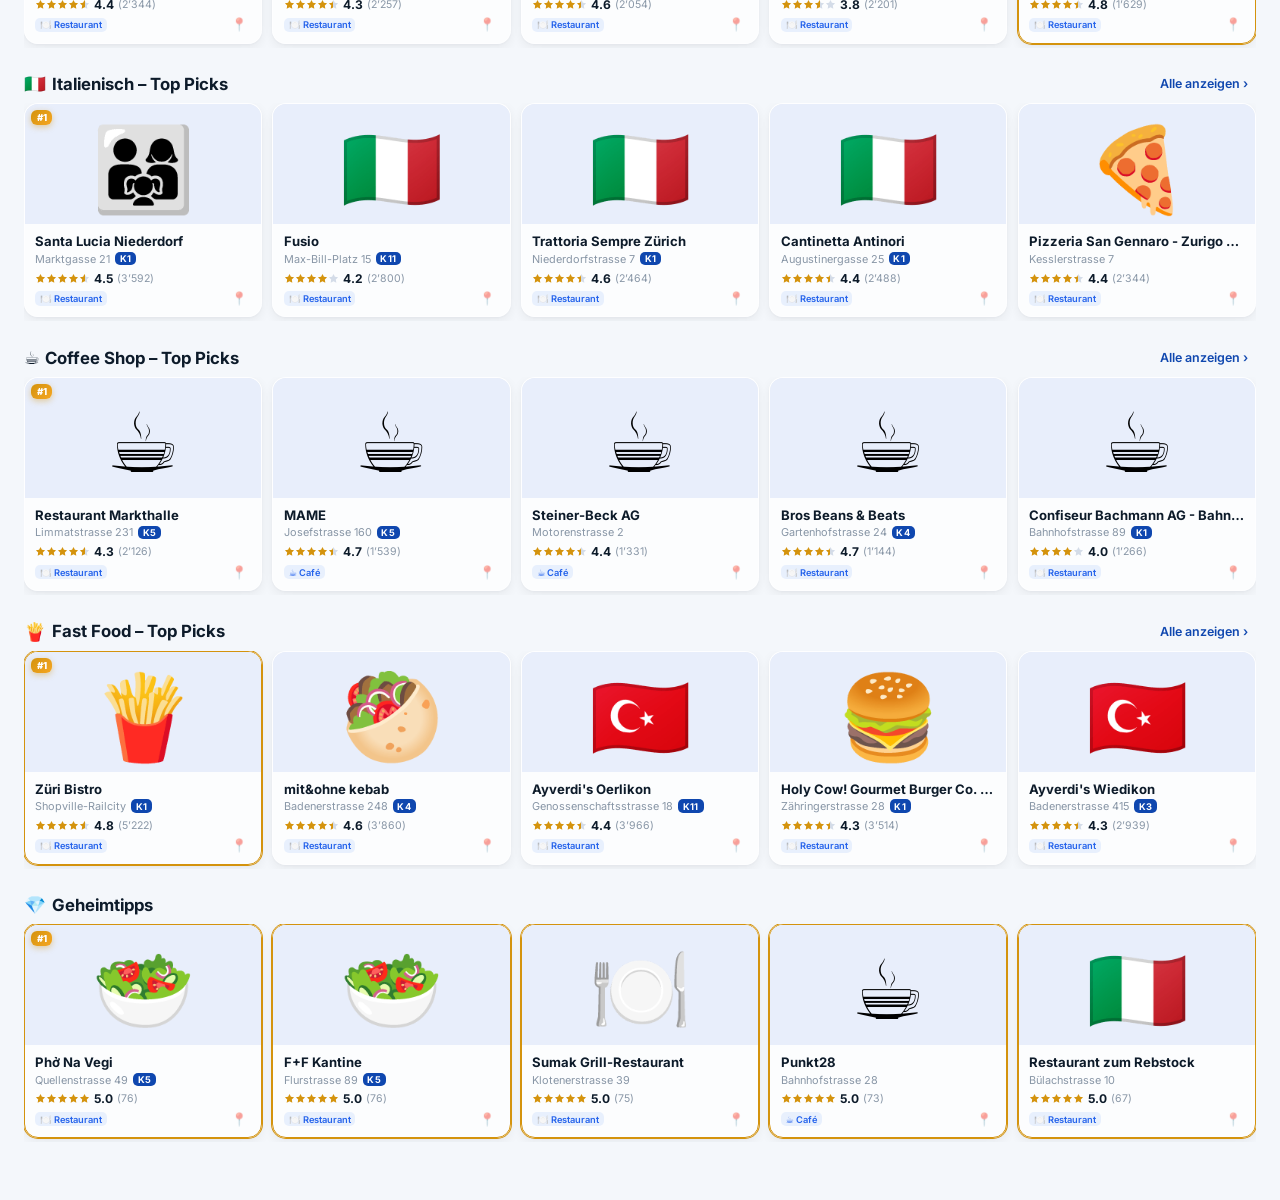
<file: gastronomie.html>
<!DOCTYPE html>
<html lang="de">
<head>
<meta charset="UTF-8">
<meta name="viewport" content="width=device-width, initial-scale=1.0, viewport-fit=cover">
<title>ZüriHub – Gastronomie</title>
<link rel="icon" href="data:image/svg+xml,<svg xmlns='http://www.w3.org/2000/svg' viewBox='0 0 100 100'><text y='.9em' font-size='90'>🍽️</text></svg>">
<link href="https://fonts.googleapis.com/css2?family=Inter:wght@300;400;500;600;700;800&family=Fraunces:opsz,wght@9..144,600;9..144,700;9..144,800&display=swap" rel="stylesheet">
<link rel="stylesheet" href="design-tokens.css">
<style>
*,*::before,*::after{box-sizing:border-box;margin:0;padding:0}
:root{
  --bg:#F4F7FB;--surface:#FFFFFF;--surface2:#EBF0F7;--border:#D4DCE8;--border-light:#E8EDF5;
  --text:#0D1B2A;--text2:#4A5568;--text3:#8896A6;
  --primary:#0F47AF;--primary-light:#E8EEFB;--primary-lighter:#F2F5FC;--primary-dark:#0A3580;--primary-50:rgba(15,71,175,.06);
  --accent:#E63946;--accent-light:#FEF0F1;
  --gold:#D4930D;
  --radius:14px;--radius-sm:6px;
  --shadow:0 1px 3px rgba(13,27,42,.05),0 1px 2px rgba(13,27,42,.03);
  --shadow-md:0 4px 14px rgba(13,27,42,.08);--shadow-lg:0 12px 36px rgba(13,27,42,.12);
  --font:'Inter',system-ui,-apple-system,sans-serif;--font-display:'Fraunces',Georgia,serif;
  --card-bg:#FFFFFF;--header-bg:rgba(255,255,255,.92);
  --modal-bg:#fff;--modal-overlay:rgba(13,27,42,.35);
  --splash-bg:var(--primary);
}
html.dark{
  --bg:#0f1b2d;--surface:#1a2a3a;--surface2:#1e3148;--border:#2a3f58;--border-light:#243650;
  --text:#e8ecf2;--text2:#a8b8cc;--text3:#6b7f96;
  --primary:#5a9cf5;--primary-light:#1e3148;--primary-lighter:#162538;--primary-dark:#7bb8ff;--primary-50:rgba(90,156,245,.08);
  --accent:#ff6b78;--accent-light:#2a1820;--gold:#f5a623;
  --shadow:0 1px 3px rgba(0,0,0,.2),0 1px 2px rgba(0,0,0,.15);
  --shadow-md:0 4px 14px rgba(0,0,0,.3);--shadow-lg:0 12px 36px rgba(0,0,0,.4);
  --card-bg:#1a2a3a;--header-bg:rgba(15,27,45,.92);
  --modal-bg:#1a2a3a;--modal-overlay:rgba(5,10,20,.6);--splash-bg:#0f1b2d;
}
html{font-family:var(--font);background:var(--bg);color:var(--text);-webkit-font-smoothing:antialiased;overflow-x:hidden;transition:background .3s,color .3s}
body{min-height:100vh;overflow-x:hidden}
input,select,button,textarea{font-family:inherit;font-size:inherit}
button{cursor:pointer;border:none;background:none}
a{color:inherit;text-decoration:none}
::-webkit-scrollbar{width:5px;height:5px}::-webkit-scrollbar-track{background:transparent}::-webkit-scrollbar-thumb{background:var(--border);border-radius:3px}
@keyframes fadeUp{from{opacity:0;transform:translateY(16px)}to{opacity:1;transform:translateY(0)}}
@keyframes modalIn{from{opacity:0;transform:scale(.96) translateY(10px)}to{opacity:1;transform:scale(1) translateY(0)}}
@keyframes spin{to{transform:rotate(360deg)}}
.fade-up{animation:fadeUp .35s ease both}

/* ── SPLASH ── */
#splash{position:fixed;inset:0;background:var(--splash-bg);z-index:9999;display:flex;flex-direction:column;align-items:center;justify-content:center;color:#fff;transition:opacity .5s,visibility .5s}
#splash.done{opacity:0;visibility:hidden;pointer-events:none}
#splash::before{content:'';position:absolute;top:0;right:0;width:50%;height:100%;background:rgba(255,255,255,.06);clip-path:polygon(30% 0,100% 0,100% 100%,0 100%)}
.splash-logo{font-family:var(--font-display);font-size:clamp(2rem,5vw,3rem);font-weight:800;position:relative;z-index:1}
.splash-sub{font-size:.95rem;opacity:.7;margin-top:.5rem;position:relative;z-index:1}
.splash-spinner{width:28px;height:28px;border:3px solid rgba(255,255,255,.2);border-top-color:#fff;border-radius:50%;animation:spin .65s linear infinite;margin-top:2rem;position:relative;z-index:1}
.splash-msg{font-size:.85rem;opacity:.6;margin-top:1rem;position:relative;z-index:1}
.splash-bar{width:200px;height:3px;background:rgba(255,255,255,.15);border-radius:2px;overflow:hidden;margin-top:.75rem;position:relative;z-index:1}
.splash-bar-inner{height:100%;width:0%;background:#fff;border-radius:2px;transition:width .3s}
.splash-upload{display:none;margin-top:1.5rem;position:relative;z-index:1}.splash-upload.show{display:block}
.drop-zone{padding:2rem;border:2px dashed rgba(255,255,255,.3);border-radius:16px;text-align:center;cursor:pointer;transition:all .2s;background:rgba(255,255,255,.05)}
.drop-zone:hover,.drop-zone.over{border-color:rgba(255,255,255,.6);background:rgba(255,255,255,.1)}
.drop-zone input{display:none}.drop-icon{font-size:2rem;display:block;margin-bottom:.5rem}
.drop-text{font-size:.85rem;line-height:1.5}.drop-hint{font-size:.72rem;opacity:.5;margin-top:.5rem}

/* ── HEADER ── */
.header{position:sticky;top:0;z-index:100;background:var(--header-bg);backdrop-filter:blur(24px) saturate(180%);-webkit-backdrop-filter:blur(24px) saturate(180%);border-bottom:1px solid var(--border-light);padding:.5rem 1.5rem;transition:background .3s}
.header-inner{max-width:1480px;margin:0 auto;display:flex;align-items:center;gap:.75rem}
.logo{font-family:var(--font-display);font-size:1.25rem;font-weight:800;color:var(--primary);white-space:nowrap;flex-shrink:0;letter-spacing:-.02em;display:inline-flex;align-items:center;gap:.4rem;text-decoration:none}
.logo-icon{flex-shrink:0;display:block}
.search-box{flex:1;max-width:420px;position:relative;display:flex;align-items:center}
.search-box svg{position:absolute;left:.75rem;color:var(--text3);pointer-events:none}
.search-box input{width:100%;padding:.5rem .75rem .5rem 2.2rem;border-radius:10px;border:1.5px solid var(--border);background:var(--surface2);font-size:.82rem;color:var(--text);transition:all .2s;outline:none}
.search-box input:focus{border-color:var(--primary);background:var(--surface);box-shadow:0 0 0 3px rgba(15,71,175,.1)}
html.dark .search-box input{background:var(--surface2);border-color:var(--border);color:var(--text)}
html.dark .search-box input:focus{border-color:var(--primary);background:var(--surface);box-shadow:0 0 0 3px rgba(90,156,245,.15)}
.hactions{display:flex;gap:.35rem;align-items:center;margin-left:auto}
.hbtn{padding:.42rem .75rem;border-radius:8px;font-size:.8rem;font-weight:500;color:var(--text2);border:1.5px solid var(--border);background:var(--surface);transition:all .15s;display:inline-flex;align-items:center;gap:.3rem;white-space:nowrap;text-decoration:none}
.hbtn:hover{border-color:var(--primary);color:var(--primary);background:var(--primary-lighter)}
html.dark .hbtn{background:var(--surface);border-color:var(--border);color:var(--text2)}
html.dark .hbtn:hover{border-color:var(--primary);color:var(--primary)}
.theme-toggle{position:relative;width:52px;height:28px;border-radius:14px;background:var(--border);cursor:pointer;border:1.5px solid var(--border);transition:all .3s;flex-shrink:0;display:flex;align-items:center}
.theme-toggle .toggle-knob{position:absolute;left:2px;width:22px;height:22px;border-radius:50%;background:#fff;box-shadow:0 1px 4px rgba(0,0,0,.15);transition:transform .3s cubic-bezier(.4,0,.2,1);display:flex;align-items:center;justify-content:center;font-size:.7rem}
.theme-toggle .toggle-icon-sun,.theme-toggle .toggle-icon-moon{position:absolute;font-size:.75rem;transition:opacity .25s}
.theme-toggle .toggle-icon-sun{right:6px;opacity:1}.theme-toggle .toggle-icon-moon{left:6px;opacity:0}
html.dark .theme-toggle{background:#1e3148;border-color:#2a3f58}
html.dark .theme-toggle .toggle-knob{transform:translateX(24px);background:#e8914a}
html.dark .theme-toggle .toggle-icon-sun{opacity:0}html.dark .theme-toggle .toggle-icon-moon{opacity:1}

/* ── NAV TABS ── */
.nav-tabs{max-width:1480px;margin:0 auto;display:flex;align-items:center;justify-content:center;gap:0;border-bottom:1px solid var(--border-light);padding:0 1.25rem}
.nav-tab{padding:.6rem .85rem;font-size:.82rem;font-weight:600;color:var(--text3);text-decoration:none;border-bottom:2.5px solid transparent;transition:color .25s,border-color .25s;white-space:nowrap;display:inline-flex;align-items:center;gap:.35rem}
.nav-tab:hover{color:var(--text)}.nav-tab.active{color:var(--primary);border-bottom-color:var(--primary);font-weight:700}
.nav-tab .nav-emoji{font-size:1rem}
html.dark .nav-tab{color:var(--text2)}html.dark .nav-tab:hover{color:var(--primary)}html.dark .nav-tab.active{color:var(--primary);border-bottom-color:var(--primary)}

/* ═══════════════════════════════════════════
   SCHICHT 1: COMPACT HERO
   ═══════════════════════════════════════════ */
.compact-hero{max-width:1480px;margin:0 auto;padding:1rem 1.5rem .5rem;display:flex;align-items:center;justify-content:space-between;gap:1rem;flex-wrap:wrap}
.compact-hero-left h1{font-family:var(--font-display);font-size:1.5rem;font-weight:800;color:var(--text);line-height:1.2}
.compact-hero-left h1 .accent{color:var(--primary)}
.compact-hero-sub{font-size:.82rem;color:var(--text3);margin-top:.15rem}
.hero-badges{display:flex;gap:.5rem;flex-wrap:wrap}
.hero-badge{display:inline-flex;align-items:center;gap:.3rem;padding:.3rem .65rem;border-radius:20px;font-size:.72rem;font-weight:600;background:var(--surface);border:1px solid var(--border-light);color:var(--text2)}
.hero-badge b{color:var(--primary);font-weight:800}
html.dark .hero-badge{background:var(--surface);border-color:var(--border)}

/* ═══════════════════════════════════════════
   SCHICHT 2: CATEGORY NAVIGATOR
   ═══════════════════════════════════════════ */
.cat-nav{max-width:1480px;margin:0 auto;padding:0 1.5rem}

/* ── Trade Tabs (Ebene 1) ── */
.trade-tabs{display:flex;gap:.5rem;padding:.75rem 0;overflow-x:auto;scrollbar-width:none;-webkit-overflow-scrolling:touch;scroll-snap-type:x proximity}
.trade-tabs::-webkit-scrollbar{display:none}
.trade-tab{flex-shrink:0;scroll-snap-align:start;display:flex;flex-direction:column;align-items:center;gap:.2rem;padding:.6rem 1rem;border-radius:12px;border:1.5px solid var(--border);background:var(--surface);transition:all .2s var(--ease);cursor:pointer;min-width:80px;text-align:center;user-select:none}
.trade-tab:hover{border-color:var(--primary);color:var(--primary);background:var(--primary-lighter);transform:translateY(-1px)}
.trade-tab.active{background:var(--primary);color:#fff;border-color:var(--primary);box-shadow:0 4px 12px rgba(15,71,175,.25)}
.trade-tab .tt-emoji{font-size:1.4rem;line-height:1}
.trade-tab .tt-label{font-size:.72rem;font-weight:700;white-space:nowrap}
.trade-tab .tt-count{font-size:.6rem;font-weight:500;opacity:.6}
.trade-tab.active .tt-count{opacity:.8}
html.dark .trade-tab{background:var(--surface);border-color:var(--border);color:var(--text)}
html.dark .trade-tab:hover{border-color:var(--primary);color:var(--primary)}
html.dark .trade-tab.active{background:var(--primary);color:#fff;border-color:var(--primary);box-shadow:0 4px 12px rgba(90,156,245,.3)}

/* ── Sticky Nav ── */
.cat-nav-sticky{position:sticky;top:52px;z-index:50;background:var(--bg);border-bottom:1px solid var(--border-light);transition:background .3s}
html.dark .cat-nav-sticky{background:var(--bg)}

/* ── Subcategory Grid (Ebene 2) ── */
.subcat-area{padding:.5rem 0 .75rem;transition:all .3s var(--ease)}
.subcat-group{margin-bottom:.6rem}
.subcat-group:last-child{margin-bottom:0}
.subcat-label{font-size:.68rem;font-weight:700;text-transform:uppercase;letter-spacing:.05em;color:var(--text3);margin-bottom:.35rem;display:flex;align-items:center;gap:.35rem}
.subcat-chips{display:flex;flex-wrap:wrap;gap:.3rem}
.subcat-chip{padding:.28rem .55rem;border-radius:20px;font-size:.72rem;font-weight:500;border:1.5px solid var(--border);color:var(--text2);background:var(--surface);transition:all .15s var(--ease);cursor:pointer;white-space:nowrap;display:inline-flex;align-items:center;gap:.25rem}
.subcat-chip:hover{border-color:var(--primary);color:var(--primary);background:var(--primary-lighter);transform:translateY(-1px)}
.subcat-chip.active{background:var(--primary);color:#fff;border-color:var(--primary)}
.subcat-chip .sc-count{font-size:.58rem;opacity:.5;font-weight:400}
.subcat-chip.active .sc-count{opacity:.75}
html.dark .subcat-chip{background:var(--surface);border-color:var(--border);color:var(--text2)}
html.dark .subcat-chip.active{background:var(--primary);color:#fff}
.subcat-more{font-size:.7rem;color:var(--primary);font-weight:600;cursor:pointer;padding:.25rem .5rem;border-radius:8px;transition:background .15s;border:none;background:none}
.subcat-more:hover{background:var(--primary-lighter)}

/* ── Quick Filters ── */
.quick-filters{display:flex;gap:.3rem;flex-wrap:wrap;padding:.4rem 0;border-top:1px solid var(--border-light)}
html.dark .quick-filters{border-top-color:var(--border)}
.qf-chip{padding:.22rem .5rem;border-radius:16px;font-size:.68rem;font-weight:600;border:1.5px solid var(--border);color:var(--text3);background:transparent;transition:all .15s;cursor:pointer;white-space:nowrap}
.qf-chip:hover{border-color:var(--primary);color:var(--primary)}
.qf-chip.active{background:var(--primary);color:#fff;border-color:var(--primary)}
html.dark .qf-chip{border-color:var(--border);color:var(--text3)}
html.dark .qf-chip.active{background:var(--primary);color:#fff}

/* ── Active Filter Bar ── */
.filter-bar{max-width:1480px;margin:0 auto;padding:.4rem 1.5rem;display:none;align-items:center;gap:.35rem;flex-wrap:wrap}
.filter-bar.on{display:flex}
.fb-chip{display:inline-flex;align-items:center;gap:.2rem;padding:.2rem .5rem;background:var(--primary-light);color:var(--primary);border-radius:20px;font-size:.7rem;font-weight:600;white-space:nowrap}
.fb-chip-x{display:inline-flex;align-items:center;justify-content:center;width:16px;height:16px;border-radius:50%;cursor:pointer;font-size:.6rem;border:none;background:none;color:inherit;opacity:.6;transition:opacity .15s;padding:0;line-height:1}
.fb-chip-x:hover{opacity:1;background:rgba(15,71,175,.15)}
.fb-reset{font-size:.7rem;font-weight:600;color:var(--accent);cursor:pointer;padding:.2rem .5rem;border-radius:8px;border:none;background:none;transition:background .15s;margin-left:.25rem}
.fb-reset:hover{background:var(--accent-light)}
html.dark .fb-chip{background:rgba(90,156,245,.15);color:var(--primary)}

/* ── Advanced Filter Panel ── */
.adv-panel{max-width:1480px;margin:0 auto;padding:0 1.5rem}
.adv-toggle{display:inline-flex;align-items:center;gap:.3rem;font-size:.72rem;font-weight:600;color:var(--text3);cursor:pointer;padding:.3rem .6rem;border-radius:8px;border:1.5px solid var(--border);background:var(--surface);transition:all .15s;margin:.25rem 0}
.adv-toggle:hover{border-color:var(--primary);color:var(--primary)}
.adv-toggle.open{color:var(--primary);border-color:var(--primary)}
html.dark .adv-toggle{background:var(--surface);border-color:var(--border);color:var(--text3)}
.adv-body{max-height:0;overflow:hidden;transition:max-height .4s var(--ease);padding:0 0}
.adv-body.open{max-height:600px;padding:.75rem 0}
.adv-row{display:flex;gap:1rem;flex-wrap:wrap;margin-bottom:.65rem}
.adv-group{flex:1;min-width:180px}
.adv-group label{display:block;font-size:.68rem;font-weight:700;text-transform:uppercase;letter-spacing:.05em;color:var(--text3);margin-bottom:.3rem}
input[type="range"]{width:100%;height:4px;border-radius:2px;background:var(--border);outline:none;-webkit-appearance:none;appearance:none;cursor:pointer}
input[type="range"]::-webkit-slider-thumb{-webkit-appearance:none;width:16px;height:16px;border-radius:50%;background:var(--primary);border:2px solid #fff;box-shadow:0 1px 4px rgba(0,0,0,.2);cursor:pointer}
html.dark input[type="range"]{background:var(--border)}
html.dark input[type="range"]::-webkit-slider-thumb{border-color:var(--surface)}
.loc-chips{display:flex;flex-wrap:wrap;gap:.25rem}
.loc-chip{padding:.22rem .45rem;border-radius:8px;font-size:.68rem;font-weight:500;border:1.5px solid var(--border);color:var(--text2);background:var(--surface);transition:all .15s;cursor:pointer;white-space:nowrap}
.loc-chip:hover{border-color:var(--primary);color:var(--primary)}
.loc-chip.on{background:var(--primary);color:#fff;border-color:var(--primary)}
html.dark .loc-chip{background:var(--surface);border-color:var(--border);color:var(--text2)}
html.dark .loc-chip.on{background:var(--primary);color:#fff}
.geo-row{display:flex;gap:.5rem;align-items:center;flex-wrap:wrap;margin-top:.35rem}
.geo-row input{padding:.35rem .55rem;border:1.5px solid var(--border);border-radius:8px;font-size:.78rem;width:90px;background:var(--surface);color:var(--text);outline:none;transition:all .15s}
.geo-row input:focus{border-color:var(--primary)}
.geo-row input.ok{border-color:#22c55e}.geo-row input.err{border-color:var(--accent)}
html.dark .geo-row input{background:var(--surface2);border-color:var(--border);color:var(--text)}
.geo-btns{display:flex;gap:.2rem;flex-wrap:wrap}
.geo-btn{padding:.2rem .4rem;border-radius:6px;font-size:.68rem;font-weight:600;border:1.5px solid var(--border);color:var(--text2);background:var(--surface);transition:all .15s;cursor:pointer}
.geo-btn:hover{border-color:var(--primary);color:var(--primary)}
.geo-btn.on{background:var(--primary);color:#fff;border-color:var(--primary)}
html.dark .geo-btn{background:var(--surface);border-color:var(--border)}
html.dark .geo-btn.on{background:var(--primary);color:#fff}
.adv-reset{font-size:.7rem;font-weight:600;color:var(--accent);cursor:pointer;padding:.3rem .6rem;border-radius:8px;border:1.5px solid var(--accent);background:transparent;transition:all .15s}
.adv-reset:hover{background:var(--accent-light)}

/* ═══════════════════════════════════════════
   SCHICHT 3: ERGEBNIS-FEED
   ═══════════════════════════════════════════ */
.feed{max-width:1480px;margin:0 auto;padding:0 1.5rem 2rem}

/* ── Discovery Rows ── */
.disco-section{margin-bottom:1.6rem;position:relative}
.disco-header{display:flex;align-items:center;justify-content:space-between;margin-bottom:.55rem;gap:.5rem}
.disco-header h2{font-size:1.05rem;font-weight:700;color:var(--text);display:flex;align-items:center;gap:.35rem;margin:0;white-space:nowrap}
.disco-header h2 .dh-icon{font-size:1.1rem}
.disco-more{font-size:.78rem;font-weight:600;color:var(--primary);cursor:pointer;padding:.2rem .5rem;border-radius:6px;transition:background .15s;border:none;background:none;white-space:nowrap}
.disco-more:hover{background:var(--primary-lighter)}
.disco-scroll{display:flex;gap:.65rem;overflow-x:auto;scroll-snap-type:x mandatory;scrollbar-width:none;-webkit-overflow-scrolling:touch;padding-bottom:.25rem}
.disco-scroll::-webkit-scrollbar{display:none}

/* ── Row Cards (shared by discovery + browse) ── */
.spot-card{flex:0 0 calc((100% - 2.6rem) / 5);min-width:calc((100% - 2.6rem) / 5);scroll-snap-align:start;background:var(--glass-bg,var(--card-bg));backdrop-filter:var(--glass-blur,none);-webkit-backdrop-filter:var(--glass-blur,none);border:1px solid var(--glass-border,var(--border-light));border-radius:14px;overflow:hidden;cursor:pointer;transition:transform .22s var(--ease),box-shadow .22s var(--ease);box-shadow:var(--shadow-soft,var(--shadow));position:relative}
.spot-card:hover{transform:translateY(-3px);box-shadow:var(--shadow-hover,var(--shadow-md))}
.spot-card-img{width:100%;height:120px;object-fit:cover;display:block;background:var(--surface2)}
.spot-card-body{padding:.55rem .65rem .6rem}
.spot-card-name{font-weight:700;font-size:.82rem;line-height:1.3;color:var(--text);overflow:hidden;text-overflow:ellipsis;white-space:nowrap}
.spot-card-addr{font-size:.68rem;color:var(--text3);margin-top:.1rem;overflow:hidden;text-overflow:ellipsis;white-space:nowrap;display:flex;align-items:center;gap:.3rem}
.spot-card-rating{display:flex;align-items:center;gap:.25rem;margin-top:.3rem;font-size:.72rem}
.spot-card-rating .stars{display:inline-flex;gap:0;color:var(--gold)}
.spot-card-rating .stars svg{width:11px;height:11px}
.spot-card-rating .stars .e{color:var(--border)}
.spot-card-score{font-weight:700;color:var(--text);font-size:.75rem}
.spot-card-reviews{color:var(--text3);font-size:.66rem}
.spot-card-foot{display:flex;align-items:center;justify-content:space-between;margin-top:.3rem}
.spot-card-tags{display:flex;gap:.2rem;overflow:hidden;flex:1}
.spot-card-tag{font-size:.58rem;font-weight:600;padding:.1rem .3rem;border-radius:5px;white-space:nowrap}
.spot-card-maps{font-size:.82rem;padding:.1rem .25rem;border-radius:6px;opacity:.5;transition:all .15s;text-decoration:none;cursor:pointer;line-height:1;flex-shrink:0}
.spot-card-maps:hover{opacity:1;background:var(--primary-light)}
.src-gastro{background:rgba(59,130,246,0.1);color:#2563eb}
.src-attr{background:rgba(168,85,247,0.1);color:#7c3aed}
.src-fun{background:rgba(236,72,153,0.1);color:#db2777}
html.dark .src-gastro{background:rgba(59,130,246,0.2);color:#60a5fa}
html.dark .src-attr{background:rgba(168,85,247,0.2);color:#a78bfa}
html.dark .src-fun{background:rgba(236,72,153,0.2);color:#f472b6}
.rank-badge{position:absolute;top:6px;left:6px;background:linear-gradient(135deg,#D4930D,#f5a623);color:#fff;font-size:.6rem;font-weight:800;padding:.12rem .35rem;border-radius:6px;z-index:2;box-shadow:0 2px 6px rgba(212,147,13,.4)}
html.dark .rank-badge{background:linear-gradient(135deg,#e8914a,#f5a623)}
.spot-card.top-rated{border-color:var(--gold);box-shadow:0 0 0 1px var(--gold),var(--shadow-soft,var(--shadow))}
.spot-card.top-rated:hover{box-shadow:0 0 0 1px var(--gold),var(--shadow-hover,var(--shadow-md))}
html.dark .spot-card{background:var(--glass-bg,var(--card-bg))}
.kreis{display:inline-flex;align-items:center;padding:.08rem .3rem;border-radius:5px;font-size:.58rem;font-weight:700;background:var(--primary);color:#fff;white-space:nowrap;letter-spacing:.03em;flex-shrink:0}

/* ── Browse Grid ── */
.browse-area{display:none}
.browse-area.on{display:block}
.results-bar{display:flex;align-items:center;justify-content:space-between;margin-bottom:.65rem;flex-wrap:wrap;gap:.5rem;padding-top:.5rem}
.results-count{font-size:.82rem;color:var(--text2)}.results-count b{color:var(--primary);font-weight:700}
.sort-select{padding:.32rem .55rem;border:1.5px solid var(--border);border-radius:8px;font-size:.76rem;font-weight:500;color:var(--text2);background:var(--surface);cursor:pointer;transition:all .15s;outline:none;font-family:inherit;-webkit-appearance:none;appearance:none;background-image:url("data:image/svg+xml,%3Csvg xmlns='http://www.w3.org/2000/svg' width='10' height='6'%3E%3Cpath d='M0 0l5 6 5-6z' fill='%238896A6'/%3E%3C/svg%3E");background-repeat:no-repeat;background-position:right .5rem center;padding-right:1.5rem}
.sort-select:hover{border-color:var(--primary);color:var(--primary)}
html.dark .sort-select{background:var(--surface);border-color:var(--border);color:var(--text2)}
.browse-grid{display:grid;grid-template-columns:repeat(3,1fr);gap:.75rem}
.browse-card{background:var(--card-bg);border:1px solid var(--border-light);border-radius:14px;padding:.75rem;cursor:pointer;transition:all .2s var(--ease);position:relative}
.browse-card:hover{transform:translateY(-2px);box-shadow:var(--shadow-md);border-color:var(--primary)}
.browse-card .bc-top{display:flex;align-items:center;justify-content:space-between;margin-bottom:.35rem}
.browse-card .bc-rank{font-size:.68rem;font-weight:800;color:var(--primary)}
.browse-card .bc-rank.gold{color:var(--gold)}
.browse-card .bc-trade{font-size:.6rem;font-weight:600;padding:.12rem .35rem;border-radius:5px}
.browse-card .fav-star{font-size:1rem;cursor:pointer;transition:all .2s;color:var(--text3);background:none;border:none;padding:.15rem;line-height:1}
.browse-card .fav-star.active{color:var(--gold);text-shadow:0 0 6px rgba(212,147,13,.4)}
.browse-card .bc-name{font-weight:700;font-size:.88rem;color:var(--text);margin-bottom:.15rem;line-height:1.3}
.browse-card .bc-rating{display:flex;align-items:center;gap:.3rem;font-size:.75rem;margin-bottom:.25rem}
.browse-card .bc-rating .stars{color:var(--gold);display:inline-flex}
.browse-card .bc-rating .stars svg{width:12px;height:12px}
.browse-card .bc-rating .stars .e{color:var(--border)}
.browse-card .bc-score{font-weight:700}.browse-card .bc-reviews{color:var(--text3);font-size:.7rem}
.browse-card .bc-addr{font-size:.7rem;color:var(--text3);display:flex;align-items:center;gap:.3rem}
.browse-card .bc-tags{display:flex;gap:.2rem;margin-top:.3rem;flex-wrap:wrap}
.browse-card .bc-tags .tag{font-size:.6rem;font-weight:500;padding:.1rem .3rem;border-radius:5px;background:var(--surface2);color:var(--text2);white-space:nowrap}
.browse-card .bc-foot{display:flex;justify-content:flex-end;margin-top:.3rem}
.browse-card .bc-maps{font-size:.78rem;padding:.15rem .3rem;border-radius:6px;opacity:.5;transition:opacity .15s;text-decoration:none;line-height:1}
.browse-card .bc-maps:hover{opacity:1;background:var(--primary-light)}
html.dark .browse-card{background:var(--card-bg);border-color:var(--border)}
html.dark .browse-card .bc-tags .tag{background:var(--surface2);color:var(--text2)}
.empty{text-align:center;padding:3rem 1rem;display:none}.empty .ei{font-size:2.5rem;display:block;margin-bottom:.5rem}

/* Pagination */
.pag{display:flex;justify-content:center;align-items:center;gap:.3rem;padding:1.5rem 0;flex-wrap:wrap}
.pb{min-width:34px;height:34px;border-radius:8px;font-size:.78rem;font-weight:600;border:1.5px solid var(--border);color:var(--text2);background:var(--surface);transition:all .15s;display:inline-flex;align-items:center;justify-content:center;cursor:pointer}
.pb:hover{border-color:var(--primary);color:var(--primary)}.pb.on{background:var(--primary);color:#fff;border-color:var(--primary)}.pb:disabled{opacity:.3;cursor:default}
html.dark .pb{background:var(--surface);border-color:var(--border);color:var(--text2)}
html.dark .pb.on{background:var(--primary);color:#fff}
.pi{font-size:.72rem;color:var(--text3);margin:0 .3rem}

/* ── Row Navigation Arrows ── */
.row-arrow{position:absolute;top:50%;transform:translateY(-50%);width:34px;height:34px;border-radius:50%;background:var(--glass-bg,rgba(255,255,255,.85));backdrop-filter:blur(12px);-webkit-backdrop-filter:blur(12px);border:1px solid var(--glass-border,var(--border-light));box-shadow:var(--shadow-soft,var(--shadow));display:flex;align-items:center;justify-content:center;font-size:1rem;color:var(--text2);cursor:pointer;z-index:10;transition:all .2s;opacity:0;visibility:hidden}
.row-arrow:hover{box-shadow:var(--shadow-hover,var(--shadow-md));color:var(--primary);background:var(--surface)}
.row-arrow.show{opacity:1;visibility:visible}
.row-arrow.left{left:-4px}.row-arrow.right{right:-4px}
html.dark .row-arrow{background:rgba(21,34,53,.8);border-color:var(--border)}
@media(max-width:1023px){.row-arrow{display:none!important}}

/* ── MODAL ── */
.mo{position:fixed;inset:0;background:rgba(0,0,0,.35);backdrop-filter:blur(8px);-webkit-backdrop-filter:blur(8px);z-index:200;display:none;justify-content:center;align-items:center}
.mo.on{display:flex}
.mp{width:500px;max-width:calc(100vw - 1.5rem);max-height:calc(100vh - 2rem);background:var(--modal-bg);overflow-y:auto;animation:modalIn .25s var(--ease);box-shadow:var(--shadow-elevated,0 20px 60px rgba(0,0,0,.18));border-radius:20px;transition:background .3s}
.mclose{position:sticky;top:0;z-index:10;display:flex;justify-content:space-between;align-items:center;padding:.55rem .85rem;background:rgba(255,255,255,.94);backdrop-filter:blur(10px);border-bottom:1px solid var(--border-light);border-radius:16px 16px 0 0;transition:background .3s}
html.dark .mclose{background:rgba(26,42,58,.94)}
.mclose .mtitle{font-weight:600;font-size:.85rem;color:var(--text3)}
.mclose-right{display:flex;align-items:center;gap:.35rem}
.mclose button.close-btn{width:32px;height:32px;border-radius:50%;background:var(--surface2);display:flex;align-items:center;justify-content:center;transition:background .15s;border:none;cursor:pointer}
.mclose button.close-btn:hover{background:var(--border)}
.fav-star-modal{width:34px;height:34px;border-radius:50%;display:flex;align-items:center;justify-content:center;font-size:1.1rem;cursor:pointer;background:transparent;border:1.5px solid var(--border);transition:all .2s;color:var(--text3)}
.fav-star-modal:hover{border-color:var(--gold);color:var(--gold);background:rgba(212,147,13,.08)}
.fav-star-modal.on{background:rgba(212,147,13,.12);border-color:var(--gold);color:var(--gold)}
html.dark .fav-star-modal{border-color:var(--border);color:var(--text3)}
html.dark .fav-star-modal.on{background:rgba(245,166,35,.15);border-color:var(--gold);color:var(--gold)}
.mbody{padding:1.25rem}
.m-emoji{font-size:3rem;text-align:center;margin-bottom:.5rem;display:block}
.m-name{font-family:var(--font-display);font-size:1.3rem;font-weight:700;margin-bottom:.25rem;line-height:1.25;text-align:center}
.m-rating-row{display:flex;align-items:center;justify-content:center;gap:.4rem;font-size:.85rem;margin-bottom:.75rem}
.m-rating-row .stars{color:var(--gold);display:inline-flex}
.m-rating-row .stars svg{width:14px;height:14px}
.m-rating-row .stars .e{color:var(--border)}
.m-sec{margin-bottom:1rem}
.m-sec h4{font-size:.68rem;font-weight:700;text-transform:uppercase;letter-spacing:.06em;color:var(--text3);margin-bottom:.35rem;display:flex;align-items:center;gap:.3rem}
.m-row{display:flex;align-items:center;gap:.4rem;font-size:.82rem;color:var(--text2);margin-bottom:.25rem}
.m-row svg{width:14px;height:14px;color:var(--text3);flex-shrink:0}
.m-tags{display:flex;flex-wrap:wrap;gap:.25rem}
.m-tag{padding:.15rem .45rem;border-radius:10px;font-size:.72rem;font-weight:500;background:var(--surface2);color:var(--text2)}
html.dark .m-tag{background:var(--surface2);color:var(--text2)}
.m-cta{display:flex;gap:.5rem;margin-top:1rem;flex-wrap:wrap;justify-content:center}
.m-cta a{display:inline-flex;align-items:center;gap:.3rem;padding:.5rem 1rem;border-radius:var(--radius);font-size:.82rem;font-weight:500;transition:all .18s;text-decoration:none}
.btn-p{background:var(--primary);color:#fff}.btn-p:hover{background:var(--primary-dark)}
.btn-s{background:var(--surface);color:var(--text2);border:1.5px solid var(--border)}.btn-s:hover{border-color:var(--primary);color:var(--primary)}
html.dark .btn-s{background:var(--surface);color:var(--text2);border-color:var(--border)}
html.dark .btn-s:hover{border-color:var(--primary);color:var(--primary)}
html.dark .mo{background:rgba(0,0,0,.5)}html.dark .mp{background:var(--modal-bg)}
.m-similar{margin-top:1.25rem;padding-top:1rem;border-top:1px solid var(--border-light)}
html.dark .m-similar{border-top-color:var(--border)}
.m-similar h4{font-size:.72rem;font-weight:700;text-transform:uppercase;letter-spacing:.06em;color:var(--text3);margin-bottom:.5rem}
.m-sim-grid{display:grid;grid-template-columns:repeat(3,1fr);gap:.5rem}
.m-sim-card{background:var(--surface2);border-radius:10px;padding:.5rem;cursor:pointer;transition:all .2s;text-align:center}
.m-sim-card:hover{background:var(--primary-lighter);transform:translateY(-1px)}
.m-sim-card .ms-emoji{font-size:1.3rem;display:block;margin-bottom:.2rem}
.m-sim-card .ms-name{font-size:.68rem;font-weight:600;color:var(--text);line-height:1.2;overflow:hidden;text-overflow:ellipsis;white-space:nowrap}
.m-sim-card .ms-rating{font-size:.62rem;color:var(--text3);margin-top:.1rem}
html.dark .m-sim-card{background:var(--surface2)}
html.dark .m-sim-card:hover{background:var(--primary-lighter)}

/* ── Back to top ── */
.btt{position:fixed;bottom:1.5rem;right:1.5rem;width:44px;height:44px;border-radius:50%;background:var(--primary);color:#fff;font-size:1.1rem;display:flex;align-items:center;justify-content:center;box-shadow:var(--shadow-md);cursor:pointer;border:none;z-index:90;opacity:0;visibility:hidden;transform:translateY(10px);transition:all .3s}
.btt.show{opacity:1;visibility:visible;transform:translateY(0)}.btt:hover{background:var(--primary-dark);transform:translateY(-2px);box-shadow:var(--shadow-lg)}
html.dark .btt{background:#e8914a}html.dark .btt:hover{background:#d17f3a}

/* ═══════════════════════════════════════════
   RESPONSIVE
   ═══════════════════════════════════════════ */
@media(max-width:1023px){
  .spot-card{flex:0 0 calc((100% - 1.3rem)/3);min-width:calc((100% - 1.3rem)/3)}
  .spot-card-img{height:100px}
  .browse-grid{grid-template-columns:repeat(2,1fr)}
}
@media(max-width:767px){
  .spot-card{flex:0 0 calc((100% - .65rem)/2);min-width:calc((100% - .65rem)/2)}
  .spot-card-img{height:90px}
  .browse-grid{grid-template-columns:1fr}
  .feed{padding:0 .75rem 1.5rem}
  .compact-hero{padding:.75rem .75rem .25rem}
  .cat-nav{padding:0 .75rem}
  .filter-bar{padding:.3rem .75rem}
  .adv-panel{padding:0 .75rem}
  .m-sim-grid{grid-template-columns:repeat(2,1fr)}
}
@media(max-width:640px){
  .header-inner{gap:.35rem}
  .search-box{max-width:none;flex:1;min-width:0}
  .hactions{gap:.25rem}
  .nav-tab{font-size:.72rem;padding:.45rem .4rem;gap:.2rem}
  .nav-tab .nav-label{display:none}
  .compact-hero-left h1{font-size:1.2rem}
  .hero-badges{gap:.3rem}
  .hero-badge{font-size:.65rem;padding:.2rem .45rem}
  .trade-tab{min-width:68px;padding:.45rem .6rem}
  .trade-tab .tt-emoji{font-size:1.2rem}
  .trade-tab .tt-label{font-size:.65rem}
  .theme-toggle{width:48px;height:28px}
}
</style>
</head>
<body>
<div id="splash">
  <div class="splash-logo">ZüriHub</div>
  <div class="splash-sub">Entdecke Gastronomie in Zürich</div>
  <div class="splash-spinner" id="splashSpinner"></div>
  <div class="splash-msg" id="splashMsg">Datenbank wird geladen…</div>
  <div class="splash-bar" id="splashBarWrap"><div class="splash-bar-inner" id="pbar"></div></div>
  <div class="splash-upload" id="splashUpload">
    <div class="drop-zone" id="dropZone">
      <input type="file" accept=".json" id="fileInput">
      <span class="drop-icon">📂</span>
      <div class="drop-text"><b>gastro.json</b> hierher ziehen<br>oder klicken zum Auswählen</div>
      <div class="drop-hint">Wird benötigt wenn nicht auf GitHub Pages gehostet</div>
    </div>
  </div>
</div>

<div id="app" style="display:none">
  <!-- HEADER -->
  <header class="header"><div class="header-inner">
    <a href="index.html" class="logo"><svg class="logo-icon" width="28" height="28" viewBox="0 0 100 100" fill="none" xmlns="http://www.w3.org/2000/svg"><rect x="4" y="4" width="92" height="92" rx="20" fill="currentColor" opacity=".08" stroke="currentColor" stroke-width="4"/><path d="M30 82V42l-4-2V38l12-14h2l2 5h16l2-5h2l12 14v2l-4 2v40" stroke="currentColor" stroke-width="4.5" stroke-linecap="round" stroke-linejoin="round"/><rect x="35" y="40" width="10" height="42" rx="1.5" stroke="currentColor" stroke-width="3.5"/><rect x="55" y="40" width="10" height="42" rx="1.5" stroke="currentColor" stroke-width="3.5"/><circle cx="40" cy="30" r="3.5" fill="currentColor"/><circle cx="60" cy="30" r="3.5" fill="currentColor"/><line x1="26" y1="82" x2="74" y2="82" stroke="currentColor" stroke-width="4" stroke-linecap="round"/></svg>ZüriHub</a>
    <div class="search-box">
      <svg width="15" height="15" viewBox="0 0 24 24" fill="none" stroke="currentColor" stroke-width="2.5"><circle cx="11" cy="11" r="8"/><path d="m21 21-4.35-4.35"/></svg>
      <input type="text" id="si" placeholder="Name, Adresse, Küche…" autocomplete="off">
    </div>
    <div class="hactions">
      <a href="favoriten.html" class="hbtn" title="Favoriten">⭐</a>
      
      <div class="theme-toggle" onclick="toggleTheme()" title="Hell/Dunkel umschalten">
        <span class="toggle-icon-sun">☀️</span><span class="toggle-icon-moon">🌙</span><div class="toggle-knob"></div>
      </div>
    </div>
  </div></header>

  <!-- NAV -->
  <nav class="nav-tabs">
    <a href="index.html" class="nav-tab"><span class="nav-emoji">🧭</span><span class="nav-label">Discovery</span></a>
    <a href="events.html" class="nav-tab"><span class="nav-emoji">🎪</span><span class="nav-label">Events</span></a>
    <a href="gastronomie.html" class="nav-tab active"><span class="nav-emoji">🍽️</span><span class="nav-label">Gastronomie</span></a>
    <a href="kultur.html" class="nav-tab"><span class="nav-emoji">🏛️</span><span class="nav-label">Kultur</span></a>
    <a href="spiel-spass.html" class="nav-tab"><span class="nav-emoji">🎮</span><span class="nav-label">Spiel & Spass</span></a>
    <a href="shops.html" class="nav-tab"><span class="nav-emoji">🛍️</span><span class="nav-label">Shops</span></a>
  </nav>

  <!-- SCHICHT 1: COMPACT HERO -->
  <div class="compact-hero">
    <div class="compact-hero-left">
      <h1>Entdecke <span class="accent">Gastronomie</span></h1>
      <div class="compact-hero-sub" id="heroSub">Restaurants, Bars & Cafés im Kanton Zürich</div>
    </div>
    <div class="hero-badges" id="heroBadges"></div>
  </div>

  <!-- SCHICHT 2: CATEGORY NAVIGATOR -->
  <div class="cat-nav-sticky">
    <div class="cat-nav">
      <div class="trade-tabs" id="tradeTabs"></div>
      <div class="subcat-area" id="subcatArea"></div>
      <div class="quick-filters" id="quickFilters" style="display:none"></div>
    </div>
  </div>

  <!-- Active Filter Bar -->
  <div class="filter-bar" id="filterBar"></div>

  <!-- Advanced Filters -->
  <div class="adv-panel">
    <button class="adv-toggle" id="advToggle" onclick="toggleAdvanced()">🎛️ Erweiterte Filter</button>
    <div class="adv-body" id="advBody">
      <div class="adv-row">
        <div class="adv-group">
          <label>Min. Bewertung: <span id="ratingVal">1.0</span></label>
          <input type="range" min="1" max="5" step="0.1" value="1" id="ratingSlider" oninput="onRating(this.value)">
        </div>
        <div class="adv-group">
          <label>Min. Bewertungen: <span id="revVal">40</span></label>
          <input type="range" min="0" max="100" value="0" id="revSlider" oninput="onRevCount(this.value)">
        </div>
      </div>
      <div class="adv-row">
        <div class="adv-group">
          <label>Region</label>
          <div class="loc-chips" id="locChips"></div>
        </div>
        <div class="adv-group">
          <label>Umkreis-Suche</label>
          <div class="geo-row">
            <input type="text" id="geoPlz" placeholder="PLZ" maxlength="4" inputmode="numeric" pattern="[0-9]*">
            <div class="geo-btns" id="geoRadius"></div>
          </div>
          <div id="geoStatus" style="margin-top:.25rem;font-size:.7rem;color:var(--text3)"></div>
        </div>
      </div>
      <button class="adv-reset" onclick="clearAll()">↺ Alle Filter zurücksetzen</button>
    </div>
  </div>

  <!-- SCHICHT 3: ERGEBNIS-FEED -->
  <div class="feed">
    <!-- Discovery Mode -->
    <div id="discoveryFeed"></div>
    <!-- Browse Mode -->
    <div class="browse-area" id="browseArea">
      <div class="results-bar">
        <div class="results-count" id="rcnt"></div>
        <select class="sort-select" id="sortSelect" onchange="onSortChange(this.value)">
          <option value="reviewCount-desc">📊 Meiste Bewertungen</option>
          <option value="rating-desc">⭐ Beste Bewertung</option>
          <option value="score-desc">🏆 Top Score</option>
          <option value="name-asc">🔤 Name A–Z</option>
        </select>
      </div>
      <div class="browse-grid" id="grid"></div>
      <div class="empty" id="empty"><span class="ei">🔍</span><h3 style="font-size:1rem;margin-bottom:.3rem">Keine Ergebnisse</h3><p style="font-size:.85rem">Versuche andere Filter oder Suchbegriffe.</p></div>
      <div class="pag" id="pag"></div>
    </div>
  </div>
</div>

<!-- MODAL -->
<div class="mo" id="modal" onclick="if(event.target===this)closeModal()"><div class="mp">
  <div class="mclose">
    <span class="mtitle">Details</span>
    <div class="mclose-right">
      <button class="fav-star-modal" id="modalFavBtn" onclick="toggleModalFav()" title="Favorit">☆</button>
      <button class="close-btn" onclick="closeModal()"><svg width="16" height="16" viewBox="0 0 24 24" fill="none" stroke="currentColor" stroke-width="2.5"><line x1="18" y1="6" x2="6" y2="18"/><line x1="6" y1="6" x2="18" y2="18"/></svg></button>
    </div>
  </div>
  <div class="mbody" id="mbody"></div>
</div></div>

<button class="btt" id="btt" onclick="window.scrollTo({top:0,behavior:'smooth'})" title="Nach oben">↑</button>

<script>
// ══════════════════════════════════════════════════════
// CORE ENGINE
// ══════════════════════════════════════════════════════

// ── THEME ──
(function(){var t=localStorage.getItem('zh-theme');if(t==='dark')document.documentElement.classList.add('dark')})();
function toggleTheme(){document.documentElement.classList.toggle('dark');localStorage.setItem('zh-theme',document.documentElement.classList.contains('dark')?'dark':'light')}

// ── FAVORITES ──
function getFavs(){try{return JSON.parse(localStorage.getItem('zh-favs'))||[]}catch(e){return[]}}
function saveFavs(a){localStorage.setItem('zh-favs',JSON.stringify(a))}
function isFav(id){return getFavs().indexOf(id)>=0}
function toggleFavById(id,e){if(e){e.stopPropagation();e.preventDefault()}var f=getFavs(),i=f.indexOf(id);if(i>=0)f.splice(i,1);else f.push(id);saveFavs(f);return i<0}

var currentModalId=null;
function toggleModalFav(){
  if(!currentModalId)return;
  var isNow=toggleFavById(currentModalId);
  var btn=document.getElementById('modalFavBtn');
  if(btn){btn.textContent=isNow?'★':'☆';btn.classList.toggle('on',isNow)}
}

// ── BACK TO TOP ──
window.addEventListener('scroll',function(){var b=document.getElementById('btt');if(b)b.classList.toggle('show',window.scrollY>300)},{passive:true});

// ── GLOBALS ──
var ALL=[],FLT=[],page=1,PER=48;
var sort={k:'reviewCount',d:'desc'};
var fl={s:'',tr:null,cu:new Set(),mr:1.0,mv:40};
var mode='discovery'; // 'discovery' or 'browse'
var geoOrigin=null,geoRadius=0;
var idxTrade={},idxCuisine={};
var regionFilters={stadtZh:false,winterthur:false,zsRight:false,zsLeft:false,oberland:false,unterland:false};

// ── DATA MAPS ──
var CMAP={
  vegan_restaurant:{l:'Vegan',i:'🌱',cat:'diet'},vegetarian_restaurant:{l:'Vegetarisch',i:'🥗',cat:'diet'},
  steak_house:{l:'Steakhouse',i:'🥩',cat:'dish'},barbecue_restaurant:{l:'BBQ / Grill',i:'🔥',cat:'dish'},
  pizza_restaurant:{l:'Pizzeria',i:'🍕',cat:'dish'},sushi_restaurant:{l:'Sushi',i:'🍣',cat:'dish'},
  hamburger_restaurant:{l:'Burger',i:'🍔',cat:'dish'},kebab_shop:{l:'Döner / Kebab',i:'🥙',cat:'dish'},
  fast_food_restaurant:{l:'Fast Food',i:'🍟',cat:'dish'},seafood_restaurant:{l:'Seafood',i:'🦐',cat:'dish'},
  breakfast_restaurant:{l:'Frühstück',i:'🥞',cat:'dish'},brunch_restaurant:{l:'Brunch',i:'🍳',cat:'dish'},
  bistro:{l:'Bistro',i:'🍴',cat:'dish'},ramen_restaurant:{l:'Ramen',i:'🍜',cat:'dish'},
  sandwich_shop:{l:'Sandwich',i:'🥪',cat:'dish'},fusion_restaurant:{l:'Fusion',i:'✨',cat:'dish'},
  family_restaurant:{l:'Familienrest.',i:'👨‍👩‍👧',cat:'dish'},
  swiss_restaurant:{l:'Schweizer',i:'🇨🇭',cat:'origin'},italian_restaurant:{l:'Italienisch',i:'🇮🇹',cat:'origin'},
  turkish_restaurant:{l:'Türkisch',i:'🇹🇷',cat:'origin'},greek_restaurant:{l:'Griechisch',i:'🇬🇷',cat:'origin'},
  indian_restaurant:{l:'Indisch',i:'🇮🇳',cat:'origin'},thai_restaurant:{l:'Thai',i:'🇹🇭',cat:'origin'},
  japanese_restaurant:{l:'Japanisch',i:'🇯🇵',cat:'origin'},chinese_restaurant:{l:'Chinesisch',i:'🇨🇳',cat:'origin'},
  vietnamese_restaurant:{l:'Vietnamesisch',i:'🇻🇳',cat:'origin'},korean_restaurant:{l:'Koreanisch',i:'🇰🇷',cat:'origin'},
  mexican_restaurant:{l:'Mexikanisch',i:'🇲🇽',cat:'origin'},lebanese_restaurant:{l:'Libanesisch',i:'🇱🇧',cat:'origin'},
  american_restaurant:{l:'Amerikanisch',i:'🇺🇸',cat:'origin'},french_restaurant:{l:'Französisch',i:'🇫🇷',cat:'origin'},
  spanish_restaurant:{l:'Spanisch',i:'🇪🇸',cat:'origin'},mediterranean_restaurant:{l:'Mediterran',i:'🫒',cat:'origin'},
  middle_eastern_restaurant:{l:'Nahöstlich',i:'🧆',cat:'origin'},asian_restaurant:{l:'Asiatisch',i:'🥢',cat:'origin'},
  european_restaurant:{l:'Europäisch',i:'🍽️',cat:'origin'},african_restaurant:{l:'Afrikanisch',i:'🌍',cat:'origin'},
  indonesian_restaurant:{l:'Indonesisch',i:'🇮🇩',cat:'origin'},persian_restaurant:{l:'Persisch',i:'🇮🇷',cat:'origin'},
  cocktail_bar:{l:'Cocktailbar',i:'🍸',cat:'drinks'},wine_bar:{l:'Weinbar',i:'🍷',cat:'drinks'},
  pub:{l:'Pub',i:'🍺',cat:'drinks'},hookah_bar:{l:'Shisha Bar',i:'💨',cat:'drinks'},
  lounge_bar:{l:'Lounge',i:'🛋️',cat:'drinks'},night_club:{l:'Nachtclub',i:'🎵',cat:'drinks'},
  beer_garden:{l:'Biergarten',i:'🍻',cat:'drinks'},sports_bar:{l:'Sports Bar',i:'⚽',cat:'drinks'},
  brewery:{l:'Brauerei',i:'🏭',cat:'drinks'},
  confectionery:{l:'Konditorei',i:'🍰',cat:'sweet'},pastry_shop:{l:'Patisserie',i:'🥐',cat:'sweet'},
  ice_cream_shop:{l:'Eisdiele',i:'🍦',cat:'sweet'},dessert_shop:{l:'Desserts',i:'🧁',cat:'sweet'},
  chocolate_shop:{l:'Schokolade',i:'🍫',cat:'sweet'},
  coffee_shop:{l:'Coffee Shop',i:'☕',cat:'service'},meal_takeaway:{l:'Takeaway',i:'🥡',cat:'service'},
  meal_delivery:{l:'Lieferdienst',i:'🚴',cat:'service'},food_delivery:{l:'Lieferung',i:'📦',cat:'service'},
  snack_bar:{l:'Snack Bar',i:'🍿',cat:'service'}
};
var CAT_LABELS={diet:'Ernährungsweise',dish:'Gerichte & Stil',origin:'Herkunft / Küche',drinks:'Getränke & Nightlife',sweet:'Süsses & Gebäck',service:'Service & Typ'};
// Reverse map: German tag labels → CMAP keys (built from CMAP + manual overrides for label mismatches)
var TAG2CMAP={};Object.keys(CMAP).forEach(function(k){TAG2CMAP[CMAP[k].l]=k});
TAG2CMAP['Pizza']='pizza_restaurant';TAG2CMAP['Grill & BBQ']='barbecue_restaurant';TAG2CMAP['Meeresfrüchte']='seafood_restaurant';TAG2CMAP['Sandwiches']='sandwich_shop';TAG2CMAP['Familienrestaurant']='family_restaurant';TAG2CMAP['Schweizerisch']='swiss_restaurant';TAG2CMAP['Thailändisch']='thai_restaurant';TAG2CMAP['Cocktails']='cocktail_bar';TAG2CMAP['Shisha']='hookah_bar';TAG2CMAP['Sportsbar']='sports_bar';TAG2CMAP['Konfiserie']='confectionery';TAG2CMAP['Glace & Eis']='ice_cream_shop';TAG2CMAP['Kaffee']='coffee_shop';TAG2CMAP['Snacks']='snack_bar';TAG2CMAP['Kebab']='kebab_shop';TAG2CMAP['Poulet']='chicken_restaurant';TAG2CMAP['Diner']='bistro';TAG2CMAP['Cafeteria']='coffee_shop';
var CAT_ORDER=['origin','dish','drinks','sweet','diet'];
var TRADE_I={'Restaurant':'🍽️','Bar':'🍺','Café':'☕','Hotel':'🏨','Bäckerei':'🥐','Takeaway':'🥡','Einkaufszentrum':'🏬'};
var KREIS={8001:1,8002:2,8003:3,8004:4,8005:5,8006:6,8008:8,8032:7,8037:10,8038:2,8040:4,8041:7,8044:7,8045:3,8046:6,8047:5,8048:4,8049:10,8050:11,8051:11,8052:12,8053:7,8055:3,8057:6,8058:12,8060:11,8064:9,8092:1};
var REGION_LABEL={stadtZh:'🏙️ Stadt Zürich',winterthur:'🏙️ Winterthur',zsRight:'🏞️ Zürichsee rechts',zsLeft:'🏞️ Zürichsee links',oberland:'⛰️ Oberland',unterland:'🌾 Unterland'};
var REGION_PLZ={
  zsRight:new Set(['8700','8702','8703','8704','8706','8707','8708','8712','8713','8714','8125','8126','8127','8128','8132']),
  zsLeft:new Set(['8800','8802','8803','8804','8805','8810','8815','8816','8820','8824','8825','8133','8134','8135','8136','8942']),
  oberland:new Set(['8600','8602','8603','8604','8606','8607','8608','8610','8615','8616','8617','8618','8620','8623','8624','8625','8626','8627','8630','8632','8633','8634','8635','8636','8320','8330','8331','8332','8335','8340','8342','8344','8345','8352','8353','8354','8494','8496','8497','8498','8499']),
  unterland:new Set(['8152','8153','8154','8155','8156','8157','8158','8162','8164','8165','8166','8172','8173','8174','8180','8181','8182','8184','8185','8187','8192','8193','8194','8196','8197','8302','8303','8304','8305','8306','8307','8308','8309','8310','8311','8312','8314','8315','8317','8424','8425','8426','8427','8428'])
};
var PLZ_GEO={};

// ── HELPERS ──
function esc(s){var d=document.createElement('div');d.textContent=s||'';return d.innerHTML}
function fmt(n){return(n||0).toLocaleString('de-CH')}
function getKreis(a){if(!a)return 0;var m=a.match(/\b(80\d{2})\b/);return m?KREIS[+m[1]]||0:0}
function kreisTag(a){var k=getKreis(a);return k?'<span class="kreis">K'+k+'</span>':''}
function isStadtZH(a){return/\b80\d{2}\b/.test(a||'')}
function xCity(a){if(!a)return'';var p=a.split(',');if(p.length<2)return a.trim();var l=p[p.length-1].trim(),t=l.split(/\s+/);return t.length>=2&&/^\d{4,5}$/.test(t[0])?t.slice(1).join(' '):l}
function stars(r,sz){sz=sz||12;var h='',fu=Math.floor(r),ha=r-fu>=.25;for(var i=0;i<5;i++){if(i<fu)h+='<svg width="'+sz+'" height="'+sz+'" viewBox="0 0 24 24" fill="currentColor"><path d="M12 2l3.09 6.26L22 9.27l-5 4.87 1.18 6.88L12 17.77l-6.18 3.25L7 14.14 2 9.27l6.91-1.01L12 2z"/></svg>';else if(i===fu&&ha)h+='<svg width="'+sz+'" height="'+sz+'" viewBox="0 0 24 24"><defs><linearGradient id="hg'+sz+'"><stop offset="50%" stop-color="currentColor"/><stop offset="50%" stop-color="#D4DCE8"/></linearGradient></defs><path fill="url(#hg'+sz+')" d="M12 2l3.09 6.26L22 9.27l-5 4.87 1.18 6.88L12 17.77l-6.18 3.25L7 14.14 2 9.27l6.91-1.01L12 2z"/></svg>';else h+='<svg class="e" width="'+sz+'" height="'+sz+'" viewBox="0 0 24 24" fill="currentColor"><path d="M12 2l3.09 6.26L22 9.27l-5 4.87 1.18 6.88L12 17.77l-6.18 3.25L7 14.14 2 9.27l6.91-1.01L12 2z"/></svg>'}return h}
function debounce(fn,ms){var t;return function(){var a=arguments;clearTimeout(t);t=setTimeout(function(){fn.apply(null,a)},ms)}}
function s2rv(v){v=+v;if(!v)return 40;return Math.round(40+Math.pow(v/100,2)*14653)}
function rv2s(r){if(r<=40)return 0;return Math.round(Math.sqrt((r-40)/14653)*100)}
function getCardEmoji(p){var icon=TRADE_I[p.trade]||'🍽️';if(p.cuisines&&p.cuisines.length>0){var cm=CMAP[p.cuisines[0]];if(cm)icon=cm.i}return icon}
function getCardPhoto(p){return "data:image/svg+xml,%3Csvg xmlns='http://www.w3.org/2000/svg' width='80' height='80' viewBox='0 0 80 80'%3E%3Crect width='80' height='80' fill='%23E8EEFB' rx='12'/%3E%3Ctext x='40' y='44' text-anchor='middle' dominant-baseline='middle' font-family='system-ui,sans-serif' font-size='28'%3E"+encodeURIComponent(getCardEmoji(p))+"%3C/text%3E%3C/svg%3E"}
function getMapsUrl(p){
  if(p.gmaps)return p.gmaps.replace(/^https?:\/\/maps\.google\.com/,'https://www.google.com/maps').replace(/[&?]g_mp=[^&]*/g,'');
  if(p.id&&p.id.startsWith('ChI'))return'https://www.google.com/maps/place/?q=place_id:'+p.id;
  if(p.lat&&p.lng)return'https://www.google.com/maps/search/?api=1&query='+p.lat+','+p.lng;
  return'https://www.google.com/maps/search/?api=1&query='+encodeURIComponent((p.name||'')+' '+(p.addr||''));
}
function openMaps(url,lat,lng,name){
  var ua=navigator.userAgent,mob=/iPhone|iPad|iPod|Android/i.test(ua);
  if(!mob){window.open(url,'_blank','noopener');return}
  var isIOS=/iPhone|iPad|iPod/i.test(ua);
  if(isIOS){
    // iOS: navigate to Google Maps URL – Universal Links open the app in all browsers
    window.location.href=url;return
  }
  if(lat&&lng){
    window.location.href='geo:'+lat+','+lng+'?q='+encodeURIComponent(name||'');
    var t=setTimeout(function(){window.open(url,'_blank','noopener')},1200);
    document.addEventListener('visibilitychange',function fn(){if(document.hidden){clearTimeout(t);document.removeEventListener('visibilitychange',fn)}})
  }else{window.open(url,'_blank','noopener')}
}
function buildPlzGeo(){var acc={};ALL.forEach(function(p){if(!p.lat||!p.lng)return;var m=(p.addr||'').match(/\b(\d{4})\b/);if(!m)return;var plz=m[1];if(!acc[plz])acc[plz]={la:0,lo:0,n:0};acc[plz].la+=p.lat;acc[plz].lo+=p.lng;acc[plz].n++});Object.keys(acc).forEach(function(k){var a=acc[k];PLZ_GEO[k]=[Math.round(a.la/a.n*1e6)/1e6,Math.round(a.lo/a.n*1e6)/1e6]})}
function haversine(a,b,c,d){if(!a||!b||!c||!d)return 99999;var R=6371,dL=(c-a)*Math.PI/180,dN=(d-b)*Math.PI/180;var x=Math.sin(dL/2)*Math.sin(dL/2)+Math.cos(a*Math.PI/180)*Math.cos(c*Math.PI/180)*Math.sin(dN/2)*Math.sin(dN/2);return R*2*Math.atan2(Math.sqrt(x),Math.sqrt(1-x))}
function plzFromAddr(a){var m=(a||'').match(/\b(\d{4})\b/);return m?m[1]:null}
function matchRegion(p,r){if(r==='stadtZh')return isStadtZH(p.addr);if(r==='winterthur')return(p.city||'').toLowerCase()==='winterthur';var plz=plzFromAddr(p.addr);return plz&&REGION_PLZ[r]?REGION_PLZ[r].has(plz):false}

// ══════════════════════════════════════════════════════
// BUILD UI
// ══════════════════════════════════════════════════════

function buildTradeTabs(){
  var el=document.getElementById('tradeTabs');
  // "Alle" tab
  var allBtn=document.createElement('button');
  allBtn.className='trade-tab active';allBtn.dataset.trade='all';
  allBtn.innerHTML='<span class="tt-emoji">🧭</span><span class="tt-label">Alle</span><span class="tt-count">'+fmt(ALL.length)+'</span>';
  allBtn.onclick=function(){selectTrade('all')};
  el.appendChild(allBtn);
  // Trade tabs sorted by count
  Object.entries(idxTrade).sort(function(a,b){return b[1]-a[1]}).forEach(function(e){
    var btn=document.createElement('button');
    btn.className='trade-tab';btn.dataset.trade=e[0];
    btn.innerHTML='<span class="tt-emoji">'+(TRADE_I[e[0]]||'📍')+'</span><span class="tt-label">'+e[0]+'</span><span class="tt-count">'+fmt(e[1])+'</span>';
    btn.onclick=function(){selectTrade(e[0])};
    el.appendChild(btn);
  });
}

function buildSubcatGrid(){
  var el=document.getElementById('subcatArea');
  var byCat={};
  Object.entries(idxCuisine).forEach(function(e){var info=CMAP[e[0]];if(!info)return;if(!byCat[info.cat])byCat[info.cat]=[];byCat[info.cat].push({k:e[0],n:e[1],l:info.l,i:info.i})});
  var html='';
  CAT_ORDER.forEach(function(cat){
    var items=byCat[cat];if(!items||!items.length)return;
    items.sort(function(a,b){return b.n-a.n});
    var label=CAT_LABELS[cat]||cat;
    html+='<div class="subcat-group" data-cat="'+cat+'"><div class="subcat-label">'+label+'</div><div class="subcat-chips">';
    var limit=8,showMore=items.length>limit;
    items.forEach(function(it,idx){
      var hidden=idx>=limit&&showMore?' style="display:none" data-overflow="1"':'';
      html+='<button class="subcat-chip" data-cuisine="'+it.k+'"'+hidden+' onclick="toggleCuisine(\''+it.k+'\',this)">'+it.i+' '+it.l+' <span class="sc-count">'+it.n+'</span></button>';
    });
    if(showMore)html+='<button class="subcat-more" onclick="showMoreChips(this)">+'+(items.length-limit)+' weitere</button>';
    html+='</div></div>';
  });
  el.innerHTML=html;
}

function buildQuickFilters(){
  var el=document.getElementById('quickFilters');
  var html='';
  [['⭐ 4.0+','4.0'],['⭐ 4.5+','4.5'],['⭐ 4.8+','4.8']].forEach(function(q){
    html+='<button class="qf-chip" data-qf="rating" data-val="'+q[1]+'" onclick="toggleQuickFilter(this)">'+q[0]+'</button>';
  });
  html+='<button class="qf-chip" data-qf="stadt" onclick="toggleQuickFilter(this)">📍 Stadt Zürich</button>';
  el.innerHTML=html;
}

function buildAdvanced(){
  // Location chips
  var lc=document.getElementById('locChips');
  Object.keys(REGION_LABEL).forEach(function(r){
    var btn=document.createElement('button');
    btn.className='loc-chip';btn.id='btn_'+r;btn.textContent=REGION_LABEL[r];
    btn.onclick=function(){regionFilters[r]=!regionFilters[r];btn.classList.toggle('on',regionFilters[r]);page=1;applyFilters()};
    lc.appendChild(btn);
  });
  // Geo radius buttons
  var gr=document.getElementById('geoRadius');
  [1,2,3,5,10].forEach(function(km){
    var b=document.createElement('button');b.className='geo-btn';b.dataset.km=km;b.textContent=km+'km';
    b.onclick=function(){setGeoRadius(km)};gr.appendChild(b);
  });
  document.getElementById('geoPlz').oninput=function(){onGeoPlz(this.value)};
}

function buildHeroBadges(){
  var cats=Object.keys(idxCuisine).length+Object.keys(idxTrade).length;
  document.getElementById('heroBadges').innerHTML=
    '<span class="hero-badge"><b>'+fmt(ALL.length)+'</b> Spots</span>'+
    '<span class="hero-badge"><b>'+cats+'</b> Kategorien</span>'+
    '<span class="hero-badge">Ø <b>'+(ALL.length?(ALL.reduce(function(s,p){return s+p.r},0)/ALL.length).toFixed(1):'0')+'</b> ⭐</span>';
}

// ══════════════════════════════════════════════════════
// INTERACTIONS
// ══════════════════════════════════════════════════════

function selectTrade(trade){
  fl.tr=trade==='all'?null:trade;
  document.querySelectorAll('.trade-tab').forEach(function(t){t.classList.toggle('active',t.dataset.trade===(trade==='all'?'all':trade))});
  // Show/hide relevant subcategory groups
  updateSubcatVisibility();
  // Show quick filters when a trade is selected
  document.getElementById('quickFilters').style.display=trade==='all'?'none':'flex';
  page=1;switchMode(trade==='all'&&fl.cu.size===0?'discovery':'browse');applyFilters();
}

function updateSubcatVisibility(){
  if(!fl.tr){document.querySelectorAll('.subcat-group').forEach(function(g){g.style.display=''});return}
  // Filter groups based on which cuisines exist for this trade
  var relevantCuisines=new Set();
  ALL.forEach(function(p){if(p.trade===fl.tr)p.cuisines.forEach(function(c){relevantCuisines.add(c)})});
  document.querySelectorAll('.subcat-group').forEach(function(g){
    var hasVisible=false;
    g.querySelectorAll('.subcat-chip').forEach(function(ch){
      var show=relevantCuisines.has(ch.dataset.cuisine);
      ch.style.display=show?'':'none';
      if(show)hasVisible=true;
    });
    g.style.display=hasVisible?'':'none';
  });
}

function toggleCuisine(key,btn){
  if(fl.cu.has(key)){fl.cu.delete(key);btn.classList.remove('active')}
  else{fl.cu.add(key);btn.classList.add('active')}
  page=1;switchMode('browse');applyFilters();
}

function showMoreChips(btn){
  var grp=btn.closest('.subcat-chips');
  grp.querySelectorAll('[data-overflow]').forEach(function(c){c.style.display=''});
  btn.remove();
}

function toggleQuickFilter(btn){
  btn.classList.toggle('active');
  var qf=btn.dataset.qf,val=btn.dataset.val;
  if(qf==='rating'){
    document.querySelectorAll('[data-qf="rating"]').forEach(function(b){if(b!==btn)b.classList.remove('active')});
    fl.mr=btn.classList.contains('active')?parseFloat(val):1.0;
    document.getElementById('ratingSlider').value=fl.mr;document.getElementById('ratingVal').textContent=fl.mr.toFixed(1);
  }else if(qf==='stadt'){
    regionFilters.stadtZh=btn.classList.contains('active');
    var lb=document.getElementById('btn_stadtZh');if(lb)lb.classList.toggle('on',regionFilters.stadtZh);
  }
  page=1;applyFilters();
}

function toggleAdvanced(){
  var t=document.getElementById('advToggle'),b=document.getElementById('advBody');
  t.classList.toggle('open');b.classList.toggle('open');
}
function onRating(v){document.getElementById('ratingVal').textContent=(+v).toFixed(1);fl.mr=+v;page=1;applyFilters()}
function onRevCount(v){var r=s2rv(v);document.getElementById('revVal').textContent=r>=14000?'14000+':''+r;fl.mv=r;page=1;applyFilters()}
function onGeoPlz(val){
  var inp=document.getElementById('geoPlz');val=val.replace(/\D/g,'');inp.value=val;inp.classList.remove('ok','err');
  if(val.length===4){if(PLZ_GEO[val]){inp.classList.add('ok');geoOrigin={lat:PLZ_GEO[val][0],lng:PLZ_GEO[val][1],plz:val};if(geoRadius>0){page=1;applyFilters()}}else{inp.classList.add('err');geoOrigin=null}}
  else{geoOrigin=null}
  updGeoStatus();
}
function setGeoRadius(km){
  document.querySelectorAll('#geoRadius .geo-btn').forEach(function(b){b.classList.toggle('on',+b.dataset.km===km&&geoRadius!==km)});
  geoRadius=(geoRadius===km)?0:km;if(geoRadius===0)document.querySelectorAll('#geoRadius .geo-btn').forEach(function(b){b.classList.remove('on')});
  page=1;applyFilters();updGeoStatus();
}
function updGeoStatus(){
  var el=document.getElementById('geoStatus');
  el.innerHTML=geoOrigin&&geoRadius>0?'📍 PLZ '+geoOrigin.plz+' · '+geoRadius+' km <button onclick="clearGeo()" style="color:var(--accent);border:none;background:none;cursor:pointer;font-size:.7rem">✕</button>':'';
}
function clearGeo(){geoOrigin=null;geoRadius=0;document.getElementById('geoPlz').value='';document.getElementById('geoPlz').classList.remove('ok','err');document.querySelectorAll('#geoRadius .geo-btn').forEach(function(b){b.classList.remove('on')});updGeoStatus();page=1;applyFilters()}
function clearAll(){
  fl={s:'',tr:null,cu:new Set(),mr:1.0,mv:40};
  regionFilters={stadtZh:false,winterthur:false,zsRight:false,zsLeft:false,oberland:false,unterland:false};
  clearGeo();
  document.getElementById('si').value='';
  document.getElementById('ratingSlider').value=1;document.getElementById('ratingVal').textContent='1.0';
  document.getElementById('revSlider').value=0;document.getElementById('revVal').textContent='40';
  document.querySelectorAll('.subcat-chip.active').forEach(function(c){c.classList.remove('active')});
  document.querySelectorAll('.trade-tab').forEach(function(t){t.classList.toggle('active',t.dataset.trade==='all')});
  document.querySelectorAll('.loc-chip.on').forEach(function(c){c.classList.remove('on')});
  document.querySelectorAll('.qf-chip.active').forEach(function(c){c.classList.remove('active')});
  document.querySelectorAll('.subcat-group').forEach(function(g){g.style.display=''});
  document.getElementById('quickFilters').style.display='none';
  page=1;sort={k:'reviewCount',d:'desc'};syncSortSelect();
  switchMode('discovery');applyFilters();
}

// ══════════════════════════════════════════════════════
// MODE SWITCHING
// ══════════════════════════════════════════════════════

function switchMode(m){
  mode=m;
  document.getElementById('discoveryFeed').style.display=m==='discovery'?'':'none';
  document.getElementById('browseArea').classList.toggle('on',m==='browse');
}

// ══════════════════════════════════════════════════════
// FILTERING & RENDERING
// ══════════════════════════════════════════════════════

function applyFilters(){
  FLT=ALL.filter(function(p){
    if(fl.s&&p.searchText.indexOf(fl.s)<0)return false;
    if(fl.tr&&p.trade!==fl.tr)return false;
    if(fl.cu.size&&!p.cuisines.some(function(c){return fl.cu.has(c)}))return false;
    var activeR=Object.keys(regionFilters).filter(function(r){return regionFilters[r]});
    if(activeR.length>0&&!activeR.some(function(r){return matchRegion(p,r)}))return false;
    if(p.r<fl.mr)return false;
    if(p.rv<fl.mv)return false;
    return true;
  });
  if(geoOrigin&&geoRadius>0){
    FLT.forEach(function(p){p._dist=haversine(geoOrigin.lat,geoOrigin.lng,p.lat,p.lng)});
    FLT=FLT.filter(function(p){return p._dist>0&&p._dist<=geoRadius});
  }
  sortFLT();
  updateFilterBar();
  updateHeroSub();
  if(mode==='browse'){renderGrid();renderPag();updCount()}
}

function sortFLT(){
  var k=sort.k,m=sort.d==='asc'?1:-1;
  FLT.sort(function(a,b){
    if(k==='distance'){return((a._dist||99999)-(b._dist||99999))*m}
    if(k==='rating')return(a.r-b.r)*m;
    if(k==='reviewCount')return(a.rv-b.rv)*m;
    if(k==='score')return((a.r*a.rv)-(b.r*b.rv))*m;
    if(k==='name'){var x=a.name.toLowerCase(),y=b.name.toLowerCase();return x<y?-m:x>y?m:0}
    return(a.rv-b.rv)*m;
  });
}

function updateFilterBar(){
  var bar=document.getElementById('filterBar');
  var chips=[];
  if(fl.tr)chips.push({label:(TRADE_I[fl.tr]||'')+' '+fl.tr,clear:function(){selectTrade('all')}});
  fl.cu.forEach(function(c){var info=CMAP[c];if(info)chips.push({label:info.i+' '+info.l,clear:function(){fl.cu.delete(c);var btn=document.querySelector('[data-cuisine="'+c+'"]');if(btn)btn.classList.remove('active');page=1;if(!fl.tr&&fl.cu.size===0)switchMode('discovery');applyFilters()}})});
  Object.keys(regionFilters).forEach(function(r){if(regionFilters[r])chips.push({label:REGION_LABEL[r],clear:function(){regionFilters[r]=false;var b=document.getElementById('btn_'+r);if(b)b.classList.remove('on');page=1;applyFilters()}})});
  if(fl.mr>1)chips.push({label:'⭐ '+fl.mr.toFixed(1)+'+',clear:function(){fl.mr=1;document.getElementById('ratingSlider').value=1;document.getElementById('ratingVal').textContent='1.0';document.querySelectorAll('[data-qf="rating"]').forEach(function(b){b.classList.remove('active')});page=1;applyFilters()}});
  if(fl.mv>40)chips.push({label:'📊 '+fl.mv+'+ Reviews',clear:function(){fl.mv=40;document.getElementById('revSlider').value=0;document.getElementById('revVal').textContent='40';page=1;applyFilters()}});

  if(chips.length===0){bar.classList.remove('on');return}
  bar.classList.add('on');
  bar.innerHTML=chips.map(function(c,i){return'<span class="fb-chip">'+c.label+' <button class="fb-chip-x" data-idx="'+i+'">✕</button></span>'}).join('')+'<button class="fb-reset" onclick="clearAll()">↺ Reset</button>';
  bar.querySelectorAll('.fb-chip-x').forEach(function(x,i){x.onclick=function(e){e.stopPropagation();chips[i].clear()}});
}

function updateHeroSub(){
  var el=document.getElementById('heroSub');
  if(mode==='browse'&&FLT.length!==ALL.length){
    el.textContent=fmt(FLT.length)+' Ergebnisse gefunden';
  }else{
    el.textContent='Restaurants, Bars & Cafés im Kanton Zürich';
  }
}

function updCount(){document.getElementById('rcnt').innerHTML='<b>'+fmt(FLT.length)+'</b> Ergebnisse'}
function onSortChange(v){var p=v.split('-');sort={k:p[0],d:p[1]};page=1;applyFilters()}
function syncSortSelect(){var s=document.getElementById('sortSelect'),v=sort.k+'-'+sort.d;for(var i=0;i<s.options.length;i++){if(s.options[i].value===v){s.selectedIndex=i;return}}}

// ══════════════════════════════════════════════════════
// DISCOVERY ROWS
// ══════════════════════════════════════════════════════

function renderDiscovery(){
  var el=document.getElementById('discoveryFeed');
  var sorted=ALL.slice().sort(function(a,b){return(b.rv*b.r)-(a.rv*a.r)});
  var topRated=ALL.filter(function(p){return p.rv>=50}).sort(function(a,b){return b.r-a.r});
  var html='';

  html+=buildDiscoRow('🔥','Trending in Zürich',sorted.slice(0,10),null);
  html+=buildDiscoRow('⭐','Am besten bewertet',topRated.slice(0,10),null);

  // Top cuisines
  var topCu=Object.entries(idxCuisine).sort(function(a,b){return b[1]-a[1]}).slice(0,5);
  topCu.forEach(function(e){
    var info=CMAP[e[0]];if(!info||e[1]<5)return;
    var items=ALL.filter(function(p){return p.cuisines.indexOf(e[0])>=0}).sort(function(a,b){return(b.rv*b.r)-(a.rv*a.r)}).slice(0,10);
    html+=buildDiscoRow(info.i,info.l+' – Top Picks',items,'cu:'+e[0]);
  });

  // Geheimtipps
  var hidden=ALL.filter(function(p){return p.r>=4.5&&p.rv>=20&&p.rv<=80}).sort(function(a,b){return b.r-a.r}).slice(0,10);
  if(hidden.length>=3)html+=buildDiscoRow('💎','Geheimtipps',hidden,null);

  el.innerHTML=html;
  initRowArrows();
}

function buildDiscoRow(icon,title,items,filterKey){
  if(!items||items.length<3)return'';
  items=items.slice(0,10);
  var more=filterKey?'<button class="disco-more" onclick="activateFilter(\''+filterKey+'\')">Alle anzeigen ›</button>':'';
  var h='<section class="disco-section fade-up"><div class="disco-header"><h2><span class="dh-icon">'+icon+'</span> '+esc(title)+'</h2>'+more+'</div><div class="disco-scroll">';
  items.forEach(function(p,idx){
    var photo=getCardPhoto(p);
    var cls='spot-card'+(p.r>=4.8?' top-rated':'');
    var rank=idx===0?'<div class="rank-badge">#1</div>':'';
    var srcCls=p.source==='attr'?'src-attr':p.source==='fun'?'src-fun':'src-gastro';
    var tradeLabel=p.trade?(TRADE_I[p.trade]||'')+' '+p.trade:'';
    var mapsUrl=getMapsUrl(p);
    h+='<div class="'+cls+'" onclick="openModal(\''+p.id+'\')">'
      +rank
      +'<img class="spot-card-img" src="'+photo+'" alt="" loading="lazy">'
      +'<div class="spot-card-body">'
      +'<div class="spot-card-name">'+esc(p.name)+'</div>'
      +'<div class="spot-card-addr">'+esc(p.addr?p.addr.split(',')[0]:'')+' '+kreisTag(p.addr)+'</div>'
      +'<div class="spot-card-rating"><div class="stars">'+stars(p.r,11)+'</div><span class="spot-card-score">'+p.r.toFixed(1)+'</span><span class="spot-card-reviews">('+fmt(p.rv)+')</span></div>'
      +'<div class="spot-card-foot">'
      +(tradeLabel?'<span class="spot-card-tag '+srcCls+'">'+tradeLabel+'</span>':'')
      +'<a href="'+mapsUrl+'" target="_blank" rel="noopener" class="spot-card-maps" onclick="event.stopPropagation()" title="Maps">📍</a>'
      +'</div></div></div>';
  });
  h+='</div></section>';
  return h;
}

function activateFilter(key){
  var parts=key.split(':');
  if(parts[0]==='cu'){
    fl.cu.add(parts[1]);
    var btn=document.querySelector('[data-cuisine="'+parts[1]+'"]');if(btn)btn.classList.add('active');
  }else if(parts[0]==='trade'){selectTrade(parts[1]);return}
  page=1;switchMode('browse');applyFilters();
  document.querySelector('.cat-nav-sticky').scrollIntoView({behavior:'smooth',block:'start'});
}

// ══════════════════════════════════════════════════════
// BROWSE GRID
// ══════════════════════════════════════════════════════

function renderGrid(){
  var g=document.getElementById('grid'),em=document.getElementById('empty');
  if(!FLT.length){g.innerHTML='';em.style.display='';return}
  em.style.display='none';
  var start=(page-1)*PER,slice=FLT.slice(start,start+PER);
  var favs=getFavs();
  g.innerHTML=slice.map(function(p,i){
    var rank=start+i+1;
    var cu=p.cuisines.slice(0,2).map(function(c){var info=CMAP[c];return info?'<span class="tag">'+info.i+' '+info.l+'</span>':''}).join('');
    var faved=favs.indexOf(p.id)>=0;
    var mUrl=getMapsUrl(p);
    var trCls=p.trade==='Restaurant'?'src-gastro':p.trade==='Bar'?'src-fun':'src-attr';
    return'<div class="browse-card fade-up" style="animation-delay:'+Math.min(i*12,180)+'ms" onclick="openModal(\''+p.id+'\')">'
      +'<div class="bc-top"><span class="bc-rank'+(rank<=3?' gold':'')+'\">#'+rank+'</span>'
      +(p.trade?'<span class="bc-trade '+trCls+'">'+(TRADE_I[p.trade]||'')+' '+p.trade+'</span>':'')
      +'<button class="fav-star'+(faved?' active':'')+'" data-id="'+p.id+'" onclick="toggleFavCard(\''+p.id+'\',event)">'+(faved?'★':'☆')+'</button></div>'
      +'<div class="bc-name">'+esc(p.name)+'</div>'
      +'<div class="bc-rating"><div class="stars">'+stars(p.r,12)+'</div><span class="bc-score">'+p.r.toFixed(1)+'</span><span class="bc-reviews">('+fmt(p.rv)+')</span></div>'
      +'<div class="bc-addr">'+esc(p.addr?p.addr.split(',')[0]:'')+' '+kreisTag(p.addr)+'</div>'
      +'<div class="bc-tags">'+cu+'</div>'
      +'<div class="bc-foot"><a class="bc-maps" href="'+mUrl+'" target="_blank" rel="noopener" onclick="event.stopPropagation()" title="Maps">📍 Maps</a></div>'
      +'</div>';
  }).join('');
}

function toggleFavCard(id,e){
  if(e){e.stopPropagation();e.preventDefault()}
  var isNow=toggleFavById(id);
  document.querySelectorAll('.fav-star[data-id="'+id+'"]').forEach(function(s){s.classList.toggle('active',isNow);s.textContent=isNow?'★':'☆'});
}

function renderPag(){
  var tot=Math.ceil(FLT.length/PER),el=document.getElementById('pag');
  if(tot<=1){el.innerHTML='';return}
  var h='<button class="pb" '+(page===1?'disabled':'')+' onclick="goPage('+(page-1)+')">‹</button>';
  var rng=[];if(tot<=7){for(var i=1;i<=tot;i++)rng.push(i)}else{rng.push(1);if(page>3)rng.push('…');for(var j=Math.max(2,page-1);j<=Math.min(tot-1,page+1);j++)rng.push(j);if(page<tot-2)rng.push('…');rng.push(tot)}
  rng.forEach(function(p){if(p==='…')h+='<span class="pi">…</span>';else h+='<button class="pb '+(p===page?'on':'')+'" onclick="goPage('+p+')">'+p+'</button>'});
  h+='<button class="pb" '+(page===tot?'disabled':'')+' onclick="goPage('+(page+1)+')">›</button>';
  h+='<span class="pi">'+(((page-1)*PER)+1)+'–'+Math.min(page*PER,FLT.length)+' von '+fmt(FLT.length)+'</span>';
  el.innerHTML=h;
}
function goPage(n){page=n;applyFilters();document.getElementById('browseArea').scrollIntoView({behavior:'smooth',block:'start'})}

// ══════════════════════════════════════════════════════
// MODAL
// ══════════════════════════════════════════════════════

function openModal(id){
  var p=ALL.find(function(x){return x.id===id});if(!p)return;
  currentModalId=id;
  var faved=isFav(id);
  var btn=document.getElementById('modalFavBtn');btn.textContent=faved?'★':'☆';btn.classList.toggle('on',faved);
  var emoji=getCardEmoji(p);
  var cu=p.cuisines.map(function(c){var info=CMAP[c];return info?'<span class="m-tag">'+info.i+' '+info.l+'</span>':''}).join('');
  var mUrl=getMapsUrl(p);

  var h='<div class="m-emoji">'+emoji+'</div>';
  h+='<div class="m-name">'+esc(p.name)+'</div>';
  h+='<div class="m-rating-row"><div class="stars">'+stars(p.r,14)+'</div> <b>'+p.r.toFixed(1)+'</b> · '+fmt(p.rv)+' Bewertungen</div>';

  h+='<div class="m-sec"><h4>📍 Info</h4>';
  if(p.addr)h+='<div class="m-row"><svg viewBox="0 0 24 24" fill="none" stroke="currentColor" stroke-width="2"><path d="M21 10c0 7-9 13-9 13s-9-6-9-13a9 9 0 0118 0z"/><circle cx="12" cy="10" r="3"/></svg>'+esc(p.addr)+' '+kreisTag(p.addr)+'</div>';
  if(p.ph)h+='<div class="m-row"><svg viewBox="0 0 24 24" fill="none" stroke="currentColor" stroke-width="2"><path d="M22 16.92v3a2 2 0 01-2.18 2 19.79 19.79 0 01-8.63-3.07 19.5 19.5 0 01-6-6 19.79 19.79 0 01-3.07-8.67A2 2 0 014.11 2h3a2 2 0 012 1.72c.127.96.361 1.903.7 2.81a2 2 0 01-.45 2.11L8.09 9.91a16 16 0 006 6l1.27-1.27a2 2 0 012.11-.45c.907.339 1.85.573 2.81.7A2 2 0 0122 16.92z"/></svg>'+esc(p.ph)+'</div>';
  if(p.web)h+='<div class="m-row"><svg viewBox="0 0 24 24" fill="none" stroke="currentColor" stroke-width="2"><circle cx="12" cy="12" r="10"/><path d="M2 12h20M12 2a15.3 15.3 0 014 10 15.3 15.3 0 01-4 10 15.3 15.3 0 01-4-10 15.3 15.3 0 014-10z"/></svg><a href="'+esc(p.web)+'" target="_blank" rel="noopener" style="color:var(--primary)">Website</a></div>';
  h+='</div>';

  if(cu||p.trade){
    h+='<div class="m-sec"><h4>🏷️ Kategorien</h4><div class="m-tags">';
    if(p.trade)h+='<span class="m-tag">'+(TRADE_I[p.trade]||'📍')+' '+p.trade+'</span>';
    h+=cu+'</div></div>';
  }

  h+='<div class="m-cta"><a href="'+mUrl+'" target="_blank" rel="noopener" class="btn-p">📍 Google Maps</a>';
  if(p.web)h+='<a href="'+esc(p.web)+'" target="_blank" rel="noopener" class="btn-s">🌐 Website</a>';
  h+='</div>';

  // Similar spots
  var similar=findSimilar(p,3);
  if(similar.length){
    h+='<div class="m-similar"><h4>Ähnliche Spots</h4><div class="m-sim-grid">';
    similar.forEach(function(s){
      h+='<div class="m-sim-card" onclick="openModal(\''+s.id+'\')"><span class="ms-emoji">'+getCardEmoji(s)+'</span><div class="ms-name">'+esc(s.name)+'</div><div class="ms-rating">'+s.r.toFixed(1)+' ⭐</div></div>';
    });
    h+='</div></div>';
  }

  document.getElementById('mbody').innerHTML=h;
  document.getElementById('modal').classList.add('on');
  document.body.style.overflow='hidden';
}

function closeModal(){
  document.getElementById('modal').classList.remove('on');
  document.body.style.overflow='';currentModalId=null;
}

function findSimilar(p,n){
  return ALL.filter(function(x){
    if(x.id===p.id)return false;
    if(p.cuisines.length>0&&x.cuisines.some(function(c){return p.cuisines.indexOf(c)>=0}))return true;
    if(x.trade===p.trade)return true;
    return false;
  }).sort(function(a,b){
    var sa=a.cuisines.filter(function(c){return p.cuisines.indexOf(c)>=0}).length;
    var sb=b.cuisines.filter(function(c){return p.cuisines.indexOf(c)>=0}).length;
    if(sb!==sa)return sb-sa;
    return(b.r*b.rv)-(a.r*a.rv);
  }).slice(0,n);
}

// ── ROW ARROWS ──
function initRowArrows(){
  document.querySelectorAll('.disco-section').forEach(function(sec){
    var scroll=sec.querySelector('.disco-scroll');if(!scroll)return;
    sec.querySelectorAll('.row-arrow').forEach(function(a){a.remove()});
    var left=document.createElement('button');left.className='row-arrow left';left.innerHTML='‹';
    var right=document.createElement('button');right.className='row-arrow right';right.innerHTML='›';
    sec.appendChild(left);sec.appendChild(right);
    function update(){left.classList.toggle('show',scroll.scrollLeft>10);right.classList.toggle('show',scroll.scrollLeft<scroll.scrollWidth-scroll.clientWidth-10)}
    function scrollN(dir){var card=scroll.querySelector('.spot-card');if(!card)return;var n=scroll.offsetWidth>=1024?5:3;var gap=parseFloat(getComputedStyle(scroll).gap)||10;scroll.scrollBy({left:dir*(card.offsetWidth+gap)*n,behavior:'smooth'})}
    left.onclick=function(e){e.stopPropagation();scrollN(-1)};right.onclick=function(e){e.stopPropagation();scrollN(1)};
    scroll.addEventListener('scroll',update,{passive:true});setTimeout(update,100);
  });
}

// ══════════════════════════════════════════════════════
// INIT
// ══════════════════════════════════════════════════════

document.getElementById('si').oninput=debounce(function(){
  fl.s=document.getElementById('si').value.toLowerCase().trim();
  page=1;if(fl.s){switchMode('browse')}else if(!fl.tr&&fl.cu.size===0){switchMode('discovery')}
  applyFilters();
},250);

async function init(){
  var bar=document.getElementById('pbar'),msg=document.getElementById('splashMsg');
  var skip=sessionStorage.getItem('zh-gastro-loaded');
  if(skip){document.getElementById('splash').style.display='none';document.getElementById('app').style.display=''}
  try{
    bar.style.width='15%';
    var resp=await fetch('gastro.json');
    if(!resp.ok)throw new Error('FETCH_FAIL');
    bar.style.width='40%';msg.textContent='JSON wird geparst…';
    var raw=await resp.json();
    processData(raw,skip);
  }catch(err){
    if(err.message==='FETCH_FAIL'||err instanceof TypeError){
      if(skip){document.getElementById('splash').style.display='';document.getElementById('app').style.display='none'}
      msg.textContent='Bitte gastro.json manuell laden:';msg.style.opacity='1';
      document.getElementById('splashBarWrap').style.display='none';
      document.getElementById('splashSpinner').style.display='none';
      document.getElementById('splashUpload').classList.add('show');
      setupUpload();
    }else{msg.textContent='Fehler: '+err.message;console.error(err)}
  }
}

function setupUpload(){
  var z=document.getElementById('dropZone'),inp=document.getElementById('fileInput');
  z.ondragover=function(e){e.preventDefault();z.classList.add('over')};
  z.ondragleave=function(){z.classList.remove('over')};
  z.ondrop=function(e){e.preventDefault();z.classList.remove('over');if(e.dataTransfer.files[0])readFile(e.dataTransfer.files[0])};
  z.onclick=function(){inp.click()};
  inp.onchange=function(e){if(e.target.files[0])readFile(e.target.files[0])};
}
function readFile(f){
  var msg=document.getElementById('splashMsg'),bar=document.getElementById('pbar');
  msg.textContent='Datei wird gelesen…';document.getElementById('splashUpload').classList.remove('show');
  document.getElementById('splashSpinner').style.display='';document.getElementById('splashBarWrap').style.display='';bar.style.width='30%';
  var r=new FileReader();r.onload=function(e){try{processData(JSON.parse(e.target.result))}catch(err){msg.textContent='JSON Fehler: '+err.message}};r.readAsText(f);
}

async function processData(raw,skip){
  var bar=document.getElementById('pbar'),msg=document.getElementById('splashMsg');
  var SKIP_T=new Set(['point_of_interest','establishment','food','store','service','food_store']);
  var places=Array.isArray(raw)?raw:(raw.orte||raw.places||raw.results||[]);
  bar.style.width='60%';msg.textContent=fmt(places.length)+' Einträge werden verarbeitet…';
  await new Promise(function(r){setTimeout(r,30)});

  ALL=places.map(function(p){
    var ptags=(p.tags||[]);
    var cuisineKeys=[];ptags.forEach(function(tag){var ck=TAG2CMAP[tag];if(ck)cuisineKeys.push(ck)});
    var trade=p.primary_type||p.unterkategorie||p.trade||'';
    var addr=p.adresse||p.address||p.formatted_address||'';
    var st=[p.name,addr,trade].concat(ptags).join(' ').toLowerCase();
    return{id:p.place_id||p.id||'',name:p.name||'',addr:addr,lat:p.koordinaten?p.koordinaten.lat:(p.lat||0),lng:p.koordinaten?p.koordinaten.lng:(p.lng||0),r:p.rating_durchschnitt||p.rating||0,rv:p.rating_anzahl||p.reviewCount||0,gmaps:p.google_maps_url||p.gmapsUrl||'',web:p.website||'',ph:p.telefon||p.phone||'',trade:trade,types:ptags,cuisines:cuisineKeys,city:xCity(addr),searchText:st,source:'gastro'};
  });

  bar.style.width='75%';msg.textContent='Indizes…';
  await new Promise(function(r){setTimeout(r,20)});
  ALL.forEach(function(p){
    if(p.trade)idxTrade[p.trade]=(idxTrade[p.trade]||0)+1;
    p.cuisines.forEach(function(c){idxCuisine[c]=(idxCuisine[c]||0)+1});
  });

  bar.style.width='90%';msg.textContent='Interface…';
  await new Promise(function(r){setTimeout(r,20)});
  buildPlzGeo();buildTradeTabs();buildSubcatGrid();buildQuickFilters();buildAdvanced();buildHeroBadges();
  FLT=ALL.slice();sortFLT();
  renderDiscovery();

  // Check URL hash
  var hash=window.location.hash;
  if(hash&&hash.indexOf('#')===0){
    var hv=decodeURIComponent(hash.substring(1));
    if(hv){
      var hp=hv.split('/');
      if(hp[0]&&TRADE_I[hp[0]]){selectTrade(hp[0])}
      if(hp[1]){var ck=Object.keys(CMAP).find(function(k){return CMAP[k].l.toLowerCase()===hp[1].toLowerCase()});if(ck){fl.cu.add(ck);var cb=document.querySelector('[data-cuisine="'+ck+'"]');if(cb)cb.classList.add('active');switchMode('browse');applyFilters()}}
    }
  }

  sessionStorage.setItem('zh-gastro-loaded','1');
  if(!skip){
    bar.style.width='100%';await new Promise(function(r){setTimeout(r,150)});
    document.getElementById('splash').classList.add('done');document.getElementById('app').style.display='';
    setTimeout(function(){var s=document.getElementById('splash');if(s)s.remove()},600);
  }else{var s=document.getElementById('splash');if(s)s.remove()}
}

init();
</script>
<script>
// ── Mobile Google Maps App Deep Link (iOS + Android) ──
// iOS: Universal Links open Google Maps app automatically from ANY browser
// Android: geo: scheme opens Google Maps app (or chooser)
(function(){
  var ua=navigator.userAgent;
  if(!/iPhone|iPad|iPod|Android/i.test(ua))return;
  var isIOS=/iPhone|iPad|iPod/i.test(ua);
  if(isIOS)return; // iOS Universal Links handle google.com/maps URLs natively in all browsers
  document.addEventListener('click',function(e){
    var a=e.target.closest('a[href*="google.com/maps"]');
    if(!a)return;
    e.preventDefault();e.stopPropagation();
    var href=a.getAttribute('href');
    var q='',center='';
    var qM=href.match(/[?&]query?=([^&]+)/);
    if(qM)q=decodeURIComponent(qM[1]);
    var pM=href.match(/place_id[=:]([A-Za-z0-9_-]+)/);
    if(pM&&!q){var card=a.closest('.spot-card,.browse-card,.mp,.ev-card,.coming-card,[class*=card]');
      if(card){var nEl=card.querySelector('.spot-card-name,.bc-name,.m-name,.coming-name,.ev-name');if(nEl)q=nEl.textContent.trim()}}
    var cM=href.match(/(\-?\d+\.\d+),(\-?\d+\.\d+)/);
    if(cM)center=cM[1]+','+cM[2];
    if(!q&&!center){window.open(href,'_blank','noopener');return}
    var appUrl;
    if(center){appUrl='geo:'+center+'?q='+encodeURIComponent(q||center)}
    else{appUrl='geo:0,0?q='+encodeURIComponent(q)}
    window.location.href=appUrl;
    var t=setTimeout(function(){window.open(href,'_blank','noopener')},1200);
    document.addEventListener('visibilitychange',function fn(){if(document.hidden){clearTimeout(t);document.removeEventListener('visibilitychange',fn)}})
  },true);
})();
</script>
</body>
</html>
</file>
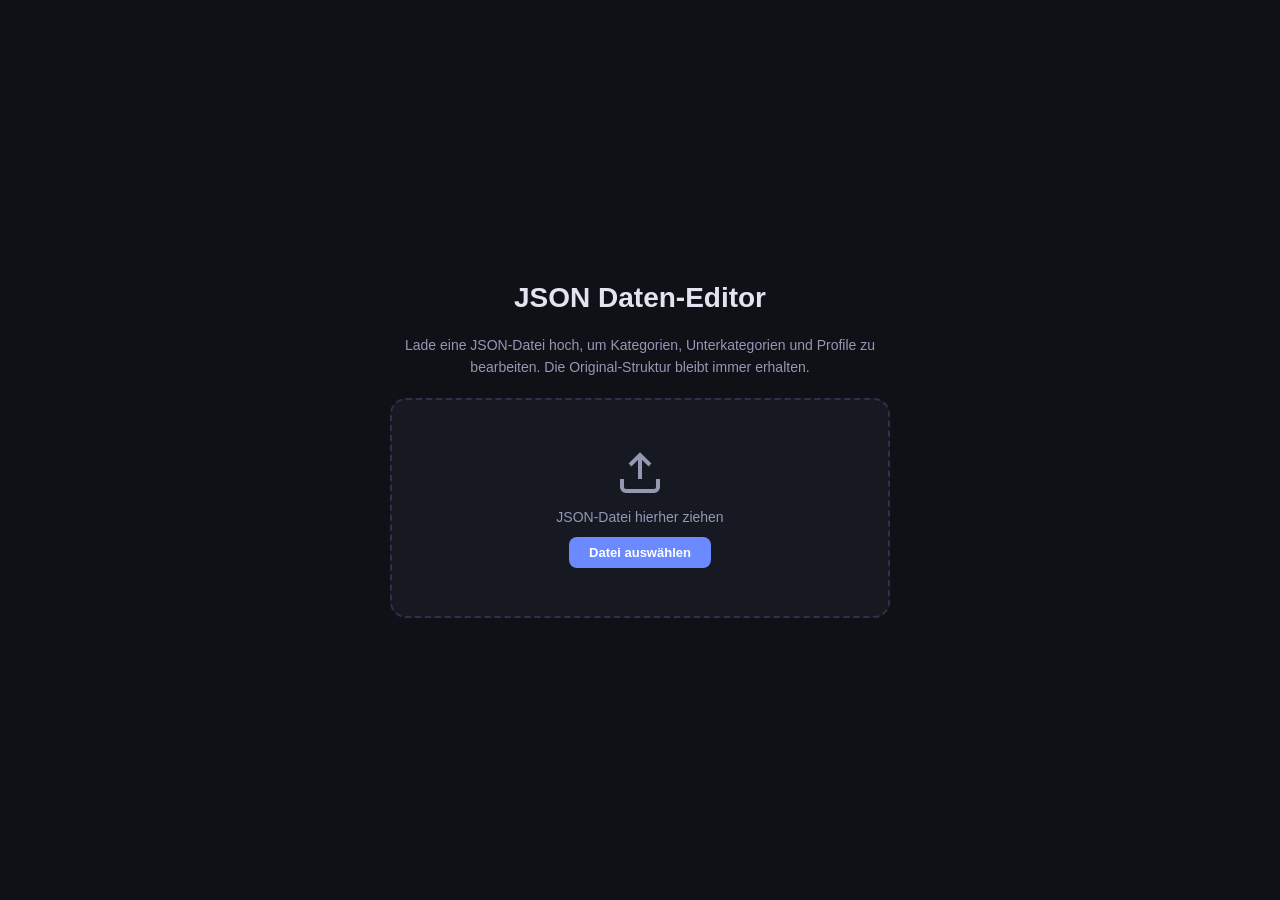
<file: jsoneditor.html>
<!DOCTYPE html>
<html lang="de">
<head>
<meta charset="UTF-8">
<meta name="viewport" content="width=device-width, initial-scale=1.0">
<title>JSON Daten-Editor</title>
<style>
:root {
  --bg: #0f1117;
  --bg2: #161822;
  --bg3: #1e2030;
  --bg4: #272a3a;
  --border: #2e3148;
  --text: #e2e4f0;
  --text2: #9498b3;
  --accent: #6c8aff;
  --accent2: #4a6aff;
  --green: #4ade80;
  --green2: #166534;
  --red: #f87171;
  --red2: #7f1d1d;
  --orange: #fbbf24;
  --orange2: #78350f;
  --radius: 8px;
  --shadow: 0 4px 24px rgba(0,0,0,.4);
}
* { margin:0; padding:0; box-sizing:border-box; }
body { font-family: -apple-system, BlinkMacSystemFont, 'Segoe UI', Roboto, sans-serif; background:var(--bg); color:var(--text); height:100vh; overflow:hidden; }
::-webkit-scrollbar { width:6px; }
::-webkit-scrollbar-track { background:transparent; }
::-webkit-scrollbar-thumb { background:var(--border); border-radius:3px; }
::-webkit-scrollbar-thumb:hover { background:var(--text2); }
button { cursor:pointer; font-family:inherit; }
input, select, textarea { font-family:inherit; }

/* UPLOAD SCREEN */
#upload-screen { display:flex; align-items:center; justify-content:center; height:100vh; flex-direction:column; gap:20px; }
#upload-screen h1 { font-size:28px; font-weight:700; color:var(--text); }
#upload-screen p { color:var(--text2); font-size:14px; max-width:500px; text-align:center; line-height:1.6; }
.drop-zone { width:500px; height:220px; border:2px dashed var(--border); border-radius:16px; display:flex; flex-direction:column; align-items:center; justify-content:center; gap:12px; transition:all .2s; cursor:pointer; background:var(--bg2); }
.drop-zone:hover, .drop-zone.drag-over { border-color:var(--accent); background:var(--bg3); }
.drop-zone svg { width:48px; height:48px; color:var(--text2); }
.drop-zone span { color:var(--text2); font-size:14px; }
.drop-zone .btn-browse { background:var(--accent); color:#fff; border:none; padding:8px 20px; border-radius:var(--radius); font-size:13px; font-weight:600; }
#file-input { display:none; }

/* EDITOR LAYOUT */
#editor-screen { display:none; height:100vh; }
.top-bar { height:52px; background:var(--bg2); border-bottom:1px solid var(--border); display:flex; align-items:center; padding:0 16px; gap:12px; flex-shrink:0; }
.top-bar .file-name { font-weight:600; font-size:14px; color:var(--accent); }
.top-bar .file-meta { font-size:12px; color:var(--text2); margin-left:4px; }
.top-bar .spacer { flex:1; }
.top-bar button { background:var(--bg3); color:var(--text); border:1px solid var(--border); padding:6px 14px; border-radius:var(--radius); font-size:12px; font-weight:600; display:flex; align-items:center; gap:6px; transition:all .15s; }
.top-bar button:hover { background:var(--bg4); border-color:var(--accent); }
.top-bar .btn-save { background:var(--accent); border-color:var(--accent); color:#fff; }
.top-bar .btn-save:hover { background:var(--accent2); }
.top-bar .btn-danger { color:var(--red); }
.top-bar .btn-danger:hover { border-color:var(--red); }

.main-layout { display:flex; height:calc(100vh - 52px); }

/* SIDEBAR */
.sidebar { width:280px; min-width:280px; background:var(--bg2); border-right:1px solid var(--border); display:flex; flex-direction:column; overflow:hidden; }
.sidebar-section { padding:12px 14px; border-bottom:1px solid var(--border); }
.sidebar-section h3 { font-size:11px; text-transform:uppercase; letter-spacing:1px; color:var(--text2); margin-bottom:8px; font-weight:700; }
.sidebar-section .meta-field { display:flex; justify-content:space-between; font-size:12px; padding:3px 0; }
.sidebar-section .meta-field .label { color:var(--text2); }
.sidebar-section .meta-field .value { color:var(--text); font-weight:500; }
.cat-tree { flex:1; overflow-y:auto; padding:8px 0; }
.cat-item { display:flex; align-items:center; padding:7px 14px; font-size:13px; cursor:pointer; transition:all .1s; gap:8px; user-select:none; }
.cat-item:hover { background:var(--bg3); }
.cat-item.active { background:var(--bg4); color:var(--accent); font-weight:600; }
.cat-item .count { margin-left:auto; background:var(--bg4); color:var(--text2); padding:1px 7px; border-radius:10px; font-size:11px; font-weight:600; }
.cat-item.active .count { background:rgba(108,138,255,.2); color:var(--accent); }
.cat-item .dot { width:8px; height:8px; border-radius:50%; flex-shrink:0; }
.sidebar-actions { padding:10px 14px; border-top:1px solid var(--border); }
.sidebar-actions button { width:100%; background:var(--bg3); color:var(--text); border:1px solid var(--border); padding:7px; border-radius:var(--radius); font-size:12px; font-weight:600; transition:all .15s; margin-bottom:6px; }
.sidebar-actions button:hover { border-color:var(--accent); color:var(--accent); }
.sidebar-actions button:last-child { margin-bottom:0; }

/* TAG BAR */
.tag-bar { background:var(--bg2); border-bottom:1px solid var(--border); padding:8px 16px; display:flex; gap:6px; flex-wrap:wrap; align-items:center; min-height:40px; }
.tag-bar .tag-label { font-size:11px; color:var(--text2); text-transform:uppercase; letter-spacing:.5px; font-weight:700; margin-right:4px; }
.tag-chip { padding:3px 10px; border-radius:12px; font-size:11px; font-weight:600; cursor:pointer; border:1px solid var(--border); background:var(--bg3); color:var(--text2); transition:all .15s; user-select:none; display:inline-flex; align-items:center; gap:4px; }
.tag-chip:hover { border-color:var(--accent); color:var(--text); }
.tag-chip.active { background:rgba(108,138,255,.15); border-color:var(--accent); color:var(--accent); }
.tag-chip.add-tag { border-style:dashed; }
.tag-chip .tag-del { background:none; border:none; color:var(--text2); font-size:14px; padding:0; cursor:pointer; line-height:1; display:inline-flex; align-items:center; }
.tag-chip .tag-del:hover { color:var(--red); }
.tag-chip.delete-all { border-color:rgba(248,113,113,.3); color:var(--red); }
.tag-chip.delete-all:hover { border-color:var(--red); background:rgba(248,113,113,.1); }

/* CONTENT */
.content { flex:1; display:flex; flex-direction:column; overflow:hidden; }
.content-header { padding:12px 16px; display:flex; align-items:center; gap:10px; border-bottom:1px solid var(--border); background:var(--bg); flex-shrink:0; }
.content-header h2 { font-size:16px; font-weight:700; }
.content-header .result-count { font-size:12px; color:var(--text2); }
.search-box { margin-left:auto; position:relative; }
.search-box input { background:var(--bg3); border:1px solid var(--border); color:var(--text); padding:6px 12px 6px 32px; border-radius:var(--radius); font-size:12px; width:220px; outline:none; }
.search-box input:focus { border-color:var(--accent); }
.search-box svg { position:absolute; left:9px; top:50%; transform:translateY(-50%); width:14px; height:14px; color:var(--text2); }
.profile-list { flex:1; overflow-y:auto; padding:8px 16px; }
.profile-card { background:var(--bg2); border:1px solid var(--border); border-radius:var(--radius); padding:12px 14px; margin-bottom:8px; transition:all .15s; cursor:pointer; }
.profile-card:hover { border-color:var(--accent); transform:translateY(-1px); box-shadow:var(--shadow); }
.profile-card .card-top { display:flex; align-items:flex-start; gap:10px; }
.profile-card .card-name { font-size:14px; font-weight:600; flex:1; }
.profile-card .card-sub { font-size:11px; color:var(--accent); background:rgba(108,138,255,.1); padding:2px 8px; border-radius:10px; white-space:nowrap; margin-left:2px; }
.profile-card .card-address { font-size:12px; color:var(--text2); margin-top:4px; }
.profile-card .card-bottom { display:flex; align-items:center; gap:12px; margin-top:8px; font-size:11px; color:var(--text2); flex-wrap:wrap; }
.profile-card .card-rating { color:var(--orange); font-weight:600; }
.profile-card .card-tags { display:flex; gap:4px; flex-wrap:wrap; }
.profile-card .card-tags span { background:var(--bg4); padding:1px 6px; border-radius:8px; font-size:10px; }
.profile-card .card-links { margin-left:auto; display:flex; gap:6px; }
.profile-card .card-links a { font-size:16px; text-decoration:none; transition:transform .15s; display:inline-block; }
.profile-card .card-links a:hover { transform:scale(1.2); }
.profile-card .card-status { font-size:10px; padding:2px 6px; border-radius:8px; font-weight:600; }
.profile-card .card-status.operational { background:rgba(74,222,128,.1); color:var(--green); }
.profile-card .card-status.closed { background:rgba(248,113,113,.1); color:var(--red); }

/* MODAL */
.modal-overlay { position:fixed; inset:0; background:rgba(0,0,0,.6); display:none; align-items:center; justify-content:center; z-index:1000; backdrop-filter:blur(4px); }
.modal-overlay.show { display:flex; }
.modal { background:var(--bg2); border:1px solid var(--border); border-radius:12px; width:680px; max-height:85vh; overflow:hidden; display:flex; flex-direction:column; box-shadow:0 8px 40px rgba(0,0,0,.5); }
.modal-header { padding:16px 20px; border-bottom:1px solid var(--border); display:flex; align-items:center; }
.modal-header h3 { font-size:16px; font-weight:700; flex:1; }
.modal-close { background:none; border:none; color:var(--text2); font-size:20px; padding:4px 8px; border-radius:4px; }
.modal-close:hover { color:var(--text); background:var(--bg4); }
.modal-body { padding:20px; overflow-y:auto; flex:1; }
.modal-footer { padding:12px 20px; border-top:1px solid var(--border); display:flex; justify-content:flex-end; gap:8px; }
.modal-footer button { padding:8px 18px; border-radius:var(--radius); font-size:13px; font-weight:600; border:1px solid var(--border); }
.modal-footer .btn-cancel { background:var(--bg3); color:var(--text); }
.modal-footer .btn-cancel:hover { background:var(--bg4); }
.modal-footer .btn-confirm { background:var(--accent); color:#fff; border-color:var(--accent); }
.modal-footer .btn-confirm:hover { background:var(--accent2); }
.modal-footer .btn-delete { background:var(--red2); color:var(--red); border-color:transparent; }
.modal-footer .btn-delete:hover { background:#991b1b; }

.form-group { margin-bottom:14px; }
.form-group label { display:block; font-size:12px; font-weight:600; color:var(--text2); margin-bottom:4px; text-transform:uppercase; letter-spacing:.5px; }
.form-group input, .form-group select, .form-group textarea { width:100%; background:var(--bg3); border:1px solid var(--border); color:var(--text); padding:8px 10px; border-radius:var(--radius); font-size:13px; outline:none; }
.form-group input:focus, .form-group select:focus, .form-group textarea:focus { border-color:var(--accent); }
.form-group textarea { resize:vertical; min-height:60px; }
.form-row { display:flex; gap:12px; }
.form-row .form-group { flex:1; }

/* MULTI-SELECT CHIPS */
.multi-select { display:flex; flex-wrap:wrap; gap:6px; padding:8px 10px; background:var(--bg3); border:1px solid var(--border); border-radius:var(--radius); min-height:40px; align-items:center; }
.multi-select .ms-chip { padding:4px 12px; border-radius:12px; font-size:11px; font-weight:600; cursor:pointer; border:1px solid var(--border); background:var(--bg4); color:var(--text2); transition:all .15s; user-select:none; }
.multi-select .ms-chip:hover { border-color:var(--accent); color:var(--text); }
.multi-select .ms-chip.selected { background:rgba(108,138,255,.15); border-color:var(--accent); color:var(--accent); }
.multi-select .ms-empty { color:var(--text2); font-size:11px; font-style:italic; }

/* TOAST */
.toast-container { position:fixed; bottom:20px; right:20px; z-index:2000; display:flex; flex-direction:column; gap:8px; }
.toast { padding:10px 16px; border-radius:var(--radius); font-size:13px; font-weight:600; box-shadow:var(--shadow); animation:slideIn .2s ease; display:flex; align-items:center; gap:8px; }
.toast.success { background:var(--green2); color:var(--green); border:1px solid rgba(74,222,128,.2); }
.toast.error { background:var(--red2); color:var(--red); border:1px solid rgba(248,113,113,.2); }
.toast.info { background:rgba(108,138,255,.15); color:var(--accent); border:1px solid rgba(108,138,255,.2); }
@keyframes slideIn { from { transform:translateX(100px); opacity:0; } to { transform:translateX(0); opacity:1; } }

/* BULK ACTIONS */
.bulk-bar { background:var(--bg3); border:1px solid var(--accent); border-radius:var(--radius); margin:8px 16px; padding:8px 12px; display:none; align-items:center; gap:8px; font-size:12px; }
.bulk-bar.show { display:flex; }
.bulk-bar .bulk-count { font-weight:700; color:var(--accent); }
.bulk-bar select { background:var(--bg4); border:1px solid var(--border); color:var(--text); padding:4px 8px; border-radius:6px; font-size:11px; }
.bulk-bar button { background:var(--accent); color:#fff; border:none; padding:4px 12px; border-radius:6px; font-size:11px; font-weight:600; }
.bulk-bar button.bulk-cancel { background:var(--bg4); color:var(--text2); }

.profile-card .card-check { width:16px; height:16px; border:2px solid var(--border); border-radius:4px; flex-shrink:0; display:flex; align-items:center; justify-content:center; transition:all .15s; }
.profile-card .card-check.checked { background:var(--accent); border-color:var(--accent); }
.profile-card .card-check.checked::after { content:'✓'; color:#fff; font-size:10px; font-weight:800; }

.empty-state { display:flex; flex-direction:column; align-items:center; justify-content:center; height:100%; color:var(--text2); gap:8px; }
.empty-state svg { width:48px; height:48px; opacity:.4; }
.empty-state p { font-size:14px; }

/* CONFIRM DIALOG */
.confirm-overlay { position:fixed; inset:0; background:rgba(0,0,0,.6); display:none; align-items:center; justify-content:center; z-index:1100; backdrop-filter:blur(4px); }
.confirm-overlay.show { display:flex; }
.confirm-box { background:var(--bg2); border:1px solid var(--border); border-radius:12px; padding:24px; width:400px; text-align:center; box-shadow:0 8px 40px rgba(0,0,0,.5); }
.confirm-box h3 { font-size:16px; margin-bottom:8px; }
.confirm-box p { font-size:13px; color:var(--text2); margin-bottom:20px; line-height:1.5; }
.confirm-box .confirm-actions { display:flex; gap:8px; justify-content:center; }
.confirm-box .confirm-actions button { padding:8px 20px; border-radius:var(--radius); font-size:13px; font-weight:600; border:none; }

/* Meta Editor */
.meta-edit-btn { background:none; border:none; color:var(--text2); font-size:10px; cursor:pointer; padding:2px 4px; }
.meta-edit-btn:hover { color:var(--accent); }

/* TAXONOMY MANAGER */
.tax-section { margin-bottom:20px; }
.tax-section h4 { font-size:13px; font-weight:700; color:var(--text); margin-bottom:8px; display:flex; align-items:center; gap:8px; }
.tax-section h4 .tax-count { font-size:11px; color:var(--text2); font-weight:400; }
.tax-list { display:flex; flex-wrap:wrap; gap:6px; margin-bottom:8px; }
.tax-item { display:flex; align-items:center; gap:4px; background:var(--bg4); border:1px solid var(--border); padding:4px 8px 4px 12px; border-radius:12px; font-size:12px; font-weight:500; }
.tax-item .tax-del { background:none; border:none; color:var(--text2); font-size:14px; padding:0 2px; cursor:pointer; line-height:1; display:flex; align-items:center; }
.tax-item .tax-del:hover { color:var(--red); }
.tax-add-row { display:flex; gap:6px; align-items:center; }
.tax-add-row input { background:var(--bg3); border:1px solid var(--border); color:var(--text); padding:5px 10px; border-radius:var(--radius); font-size:12px; outline:none; flex:1; }
.tax-add-row input:focus { border-color:var(--accent); }
.tax-add-row button { background:var(--accent); color:#fff; border:none; padding:5px 14px; border-radius:var(--radius); font-size:12px; font-weight:600; white-space:nowrap; }
.tax-add-row button:hover { background:var(--accent2); }

/* EMOJI PICKER */
.emoji-picker-overlay { position:fixed; inset:0; background:rgba(0,0,0,.6); display:none; align-items:center; justify-content:center; z-index:1200; backdrop-filter:blur(4px); }
.emoji-picker-overlay.show { display:flex; }
.emoji-picker { background:var(--bg2); border:1px solid var(--border); border-radius:12px; width:420px; max-height:520px; display:flex; flex-direction:column; box-shadow:0 8px 40px rgba(0,0,0,.5); }
.emoji-picker-header { padding:12px 16px; border-bottom:1px solid var(--border); display:flex; align-items:center; gap:10px; }
.emoji-picker-header h3 { font-size:14px; font-weight:700; flex:1; }
.emoji-picker-header .emoji-search { background:var(--bg3); border:1px solid var(--border); color:var(--text); padding:6px 10px; border-radius:var(--radius); font-size:12px; width:160px; outline:none; }
.emoji-picker-header .emoji-search:focus { border-color:var(--accent); }
.emoji-categories { display:flex; gap:2px; padding:8px 12px; border-bottom:1px solid var(--border); overflow-x:auto; flex-shrink:0; }
.emoji-categories button { background:none; border:none; font-size:18px; padding:4px 8px; border-radius:6px; cursor:pointer; transition:all .1s; flex-shrink:0; }
.emoji-categories button:hover { background:var(--bg4); }
.emoji-categories button.active { background:var(--accent); border-radius:6px; }
.emoji-grid { display:grid; grid-template-columns:repeat(10, 1fr); gap:2px; padding:12px; overflow-y:auto; flex:1; max-height:340px; }
.emoji-grid span { font-size:22px; text-align:center; padding:6px; cursor:pointer; border-radius:6px; transition:all .1s; line-height:1.2; }
.emoji-grid span:hover { background:var(--bg4); transform:scale(1.2); }
.emoji-current { display:flex; align-items:center; gap:8px; padding:8px 16px; border-top:1px solid var(--border); font-size:12px; color:var(--text2); }
.emoji-current .preview { font-size:28px; }
.emoji-current button { background:var(--red2); color:var(--red); border:none; padding:4px 10px; border-radius:6px; font-size:11px; font-weight:600; cursor:pointer; margin-left:auto; }
.emoji-current button:hover { background:#991b1b; }

/* CARD MAPS LINK */
.profile-card .card-maps-link { font-size:18px; text-decoration:none; flex-shrink:0; transition:transform .15s; display:inline-flex; align-items:center; cursor:pointer; }
.profile-card .card-maps-link:hover { transform:scale(1.25); }

/* CATEGORY EMOJI */
.cat-item .cat-emoji { font-size:16px; flex-shrink:0; cursor:pointer; line-height:1; }
.cat-item .cat-emoji:hover { transform:scale(1.2); }

/* TAX ITEM EMOJI */
.tax-item .tax-emoji { cursor:pointer; font-size:14px; margin-right:2px; }
.tax-item .tax-emoji:hover { transform:scale(1.2); }

/* QUICK ADD PROFILE */
.quick-add-section { background:var(--bg3); border:1px solid var(--border); border-radius:var(--radius); padding:12px; margin-bottom:14px; }
.quick-add-section h4 { font-size:12px; color:var(--text2); margin-bottom:8px; text-transform:uppercase; letter-spacing:.5px; font-weight:700; }
.quick-add-row { display:flex; gap:8px; align-items:flex-end; }
.quick-add-row .form-group { margin-bottom:0; }
</style>
</head>
<body>

<!-- UPLOAD SCREEN -->
<div id="upload-screen">
  <h1>JSON Daten-Editor</h1>
  <p>Lade eine JSON-Datei hoch, um Kategorien, Unterkategorien und Profile zu bearbeiten. Die Original-Struktur bleibt immer erhalten.</p>
  <div class="drop-zone" id="drop-zone">
    <svg viewBox="0 0 24 24" fill="none" stroke="currentColor" stroke-width="2"><path d="M21 15v4a2 2 0 0 1-2 2H5a2 2 0 0 1-2-2v-4"/><polyline points="17 8 12 3 7 8"/><line x1="12" y1="3" x2="12" y2="15"/></svg>
    <span>JSON-Datei hierher ziehen</span>
    <button class="btn-browse" onclick="document.getElementById('file-input').click()">Datei auswählen</button>
  </div>
  <input type="file" id="file-input" accept=".json">
</div>

<!-- EDITOR SCREEN -->
<div id="editor-screen">
  <div class="top-bar">
    <span class="file-name" id="top-filename"></span>
    <span class="file-meta" id="top-meta"></span>
    <div class="spacer"></div>
    <button onclick="loadNewFile()" class="btn-danger">&#x21BB; Andere Datei</button>
    <button onclick="undoLast()">&#x238C; Rückgängig</button>
    <button onclick="validateAndSave()" class="btn-save">&#x2B73; JSON speichern</button>
  </div>
  <div class="main-layout">
    <div class="sidebar">
      <div class="sidebar-section" id="sidebar-meta"></div>
      <div class="sidebar-section">
        <h3>Unterkategorien / Keywords</h3>
      </div>
      <div class="cat-tree" id="cat-tree"></div>
      <div class="sidebar-actions">
        <button onclick="showAddCategory()">+ Neue Unterkategorie</button>
        <button onclick="showTaxonomyManager()">&#x2699; Taxonomie verwalten</button>
        <button onclick="showMetaEditor()">&#x2699; Meta bearbeiten</button>
      </div>
    </div>
    <div class="content">
      <div id="tag-bar" class="tag-bar" style="display:none;"></div>
      <div class="content-header">
        <h2 id="content-title">Alle Profile</h2>
        <span class="result-count" id="result-count"></span>
        <button onclick="selectAllVisible()" style="background:var(--bg3);color:var(--text2);border:1px solid var(--border);padding:5px 12px;border-radius:var(--radius);font-size:11px;font-weight:600;white-space:nowrap;" title="Alle angezeigten Profile auswählen">&#9745; Alle auswählen</button>
        <div class="search-box">
          <svg viewBox="0 0 24 24" fill="none" stroke="currentColor" stroke-width="2"><circle cx="11" cy="11" r="8"/><line x1="21" y1="21" x2="16.65" y2="16.65"/></svg>
          <input type="text" id="search-input" placeholder="Profile durchsuchen..." oninput="renderProfiles()">
        </div>
      </div>
      <div class="bulk-bar" id="bulk-bar">
        <span class="bulk-count" id="bulk-count">0</span> ausgewählt
        <button onclick="selectAllVisible()" id="btn-select-all" style="background:var(--bg4);color:var(--accent);border:1px solid var(--accent);">Alle auswählen</button>
        <select id="bulk-target"></select>
        <button onclick="bulkMove()">Verschieben</button>
        <button onclick="bulkDelete()" style="background:var(--red2);color:var(--red);">Löschen</button>
        <div class="spacer" style="flex:1"></div>
        <button class="bulk-cancel" onclick="clearSelection()">Abbrechen</button>
      </div>
      <div class="profile-list" id="profile-list"></div>
    </div>
  </div>
</div>

<!-- PROFILE EDIT MODAL -->
<div class="modal-overlay" id="profile-modal">
  <div class="modal">
    <div class="modal-header">
      <h3 id="modal-title">Profil bearbeiten</h3>
      <button class="modal-close" onclick="closeModal('profile-modal')">&times;</button>
    </div>
    <div class="modal-body" id="modal-body"></div>
    <div class="modal-footer">
      <button class="btn-delete" id="modal-delete-btn" onclick="deleteCurrentProfile()">Löschen</button>
      <div style="flex:1"></div>
      <button class="btn-cancel" onclick="closeModal('profile-modal')">Abbrechen</button>
      <button class="btn-confirm" onclick="saveProfile()">Speichern</button>
    </div>
  </div>
</div>

<!-- CATEGORY MODAL -->
<div class="modal-overlay" id="cat-modal">
  <div class="modal" style="width:420px;">
    <div class="modal-header">
      <h3 id="cat-modal-title">Neue Unterkategorie</h3>
      <button class="modal-close" onclick="closeModal('cat-modal')">&times;</button>
    </div>
    <div class="modal-body">
      <div class="form-group">
        <label>Name</label>
        <input type="text" id="cat-name-input" placeholder="z.B. Schuhe & Accessoires">
      </div>
    </div>
    <div class="modal-footer">
      <button class="btn-cancel" onclick="closeModal('cat-modal')">Abbrechen</button>
      <button class="btn-confirm" onclick="saveCategory()">Erstellen</button>
    </div>
  </div>
</div>

<!-- META EDITOR MODAL -->
<div class="modal-overlay" id="meta-modal">
  <div class="modal" style="width:560px;">
    <div class="modal-header">
      <h3>Meta-Daten bearbeiten</h3>
      <button class="modal-close" onclick="closeModal('meta-modal')">&times;</button>
    </div>
    <div class="modal-body" id="meta-modal-body"></div>
    <div class="modal-footer">
      <button class="btn-cancel" onclick="closeModal('meta-modal')">Abbrechen</button>
      <button class="btn-confirm" onclick="saveMeta()">Speichern</button>
    </div>
  </div>
</div>

<!-- TAXONOMY MANAGER MODAL -->
<div class="modal-overlay" id="taxonomy-modal">
  <div class="modal" style="width:640px;">
    <div class="modal-header">
      <h3>Taxonomie verwalten</h3>
      <button class="modal-close" onclick="closeModal('taxonomy-modal')">&times;</button>
    </div>
    <div class="modal-body" id="taxonomy-modal-body"></div>
    <div class="modal-footer">
      <button class="btn-confirm" onclick="closeModal('taxonomy-modal')">Schliessen</button>
    </div>
  </div>
</div>

<!-- CONFIRM DIALOG -->
<div class="confirm-overlay" id="confirm-dialog">
  <div class="confirm-box">
    <h3 id="confirm-title">Bestätigung</h3>
    <p id="confirm-message"></p>
    <div class="confirm-actions">
      <button style="background:var(--bg4);color:var(--text);" onclick="closeConfirm(false)">Abbrechen</button>
      <button style="background:var(--red);color:#fff;" id="confirm-ok-btn" onclick="closeConfirm(true)">Bestätigen</button>
    </div>
  </div>
</div>

<!-- EMOJI PICKER -->
<div class="emoji-picker-overlay" id="emoji-picker-overlay">
  <div class="emoji-picker">
    <div class="emoji-picker-header">
      <h3>Emoji auswählen</h3>
      <input type="text" class="emoji-search" id="emoji-search" placeholder="Suchen..." oninput="filterEmojis()">
      <button class="modal-close" onclick="closeEmojiPicker()">&times;</button>
    </div>
    <div class="emoji-categories" id="emoji-categories"></div>
    <div class="emoji-grid" id="emoji-grid"></div>
    <div class="emoji-current">
      <span>Aktuell:</span>
      <span class="preview" id="emoji-current-preview">📍</span>
      <button onclick="removeCurrentEmoji()">Entfernen</button>
    </div>
  </div>
</div>

<!-- TOAST CONTAINER -->
<div class="toast-container" id="toast-container"></div>

<script>
// ===================== STATE =====================
let fileData = null;
let fileName = '';
let fileType = ''; // 'shopping' | 'gastro' | 'structured'
let selectedCategory = null; // null = all
let selectedTags = new Set();
let selectedProfiles = new Set();
let editingIndex = -1;
let undoStack = [];
let confirmResolve = null;
let categoryField = 'unterkategorie';
let categoriesKey = 'unterkategorien';
let mapsUrlField = 'google_maps_url';
let nameField = 'name';

// Predefined options for select-only fields
let predefinedOptions = {
  hauptkategorien: [],
  kategorien: [],
  typen: [],  // primary_type / trade values
  tags: []    // managed via getTags()/setTags()
};

// Custom emojis stored in JSON meta.taxonomie.emojis
// key: 'cat:Name' or 'tag:Name' or 'type:Name' => emoji string
let emojiPickerCallback = null;
let emojiPickerTarget = '';

// ===================== UTILS =====================
function esc(str) {
  if (str === null || str === undefined) return '';
  const div = document.createElement('div');
  div.textContent = String(str);
  return div.innerHTML.replace(/"/g, '&quot;').replace(/'/g, '&#39;');
}

function ensureArray(val) {
  if (Array.isArray(val)) return val;
  if (val && typeof val === 'string') return [val];
  return [];
}

// ===================== FILE LOADING =====================
const dropZone = document.getElementById('drop-zone');
const fileInput = document.getElementById('file-input');

dropZone.addEventListener('dragover', e => { e.preventDefault(); dropZone.classList.add('drag-over'); });
dropZone.addEventListener('dragleave', () => dropZone.classList.remove('drag-over'));
dropZone.addEventListener('drop', e => { e.preventDefault(); dropZone.classList.remove('drag-over'); handleFile(e.dataTransfer.files[0]); });
fileInput.addEventListener('change', e => { if (e.target.files[0]) handleFile(e.target.files[0]); });

function handleFile(file) {
  if (!file || !file.name.endsWith('.json')) { toast('Bitte eine .json Datei auswählen', 'error'); return; }
  fileName = file.name;
  const reader = new FileReader();
  reader.onload = e => {
    try {
      fileData = JSON.parse(e.target.result);
      detectFileType();
      initPredefinedOptions();
      pushUndo();
      initEditor();
    } catch (err) {
      toast('JSON Parse-Fehler: ' + err.message, 'error');
    }
  };
  reader.readAsText(file);
}

function detectFileType() {
  // Legacy support: convert flat arrays (old gastro format) on-the-fly
  if (Array.isArray(fileData)) {
    // Old-format gastro file (flat array) - treat as legacy
    fileType = 'gastro';
    mapsUrlField = 'gmapsUrl';
    nameField = 'name';
    categoryField = 'trade';
    return;
  }
  // Unified standard: all files use taxonomie with unterkategorien
  if (fileData.meta && fileData.meta.taxonomie && fileData.meta.taxonomie.unterkategorien) {
    fileType = 'shopping';
    categoryField = 'unterkategorie';
    categoriesKey = 'unterkategorien';
    mapsUrlField = 'google_maps_url';
    return;
  }
  // Legacy fallback: structured files with keywords
  if (fileData.meta && fileData.meta.keywords) {
    fileType = 'structured';
    categoryField = 'gefunden_via_keyword';
    categoriesKey = 'keywords';
    mapsUrlField = 'google_maps_url';
    return;
  }
  // Default: treat as shopping/unified
  fileType = 'shopping';
  categoryField = 'unterkategorie';
  categoriesKey = 'unterkategorien';
  mapsUrlField = 'google_maps_url';
}

function initPredefinedOptions() {
  const orte = getOrte();

  if (fileType === 'shopping') {
    // Hauptkategorien: from meta + unique values in profiles
    const hkSet = new Set();
    if (fileData.meta.hauptkategorie) hkSet.add(fileData.meta.hauptkategorie);
    orte.forEach(o => { if (o.hauptkategorie) hkSet.add(o.hauptkategorie); });
    predefinedOptions.hauptkategorien = [...hkSet];

    // Kategorien: from meta + unique values
    const katSet = new Set();
    if (fileData.meta.kategorie) katSet.add(fileData.meta.kategorie);
    orte.forEach(o => { if (o.kategorie) katSet.add(o.kategorie); });
    predefinedOptions.kategorien = [...katSet];

    // Typen (primary_type): unique values from profiles
    const typSet = new Set();
    orte.forEach(o => { if (o.primary_type) typSet.add(o.primary_type); });
    predefinedOptions.typen = [...typSet].sort();

  } else if (fileType === 'gastro') {
    // Trades: unique values
    const tradeSet = new Set();
    orte.forEach(o => { if (o.trade) tradeSet.add(o.trade); });
    predefinedOptions.typen = [...tradeSet].sort();

    predefinedOptions.hauptkategorien = [];
    predefinedOptions.kategorien = [];

  } else {
    // Structured: keywords from meta
    predefinedOptions.hauptkategorien = [];
    predefinedOptions.kategorien = [];
    const typSet = new Set();
    orte.forEach(o => {
      const types = o.types || [];
      types.forEach(t => typSet.add(t));
    });
    predefinedOptions.typen = [...typSet].sort();
  }
}

function getOrte() {
  if (fileType === 'gastro') return fileData;
  return fileData.orte || [];
}

function setOrte(arr) {
  if (fileType === 'gastro') { fileData = arr; return; }
  fileData.orte = arr;
}

function getCategories() {
  if (fileType === 'shopping') return fileData.meta.taxonomie.unterkategorien || [];
  if (fileType === 'structured') return fileData.meta.keywords || [];
  // gastro: extract unique trades
  const trades = new Set();
  fileData.forEach(o => { if (o[categoryField]) trades.add(o[categoryField]); });
  return [...trades].sort();
}

function setCategories(arr) {
  if (fileType === 'shopping') { fileData.meta.taxonomie.unterkategorien = arr; return; }
  if (fileType === 'structured') { fileData.meta.keywords = arr; return; }
}

function getTags() {
  if (fileType === 'shopping') return fileData.meta.taxonomie.tags || [];
  return [];
}

function setTags(arr) {
  if (fileType === 'shopping') fileData.meta.taxonomie.tags = arr;
}

// Emoji storage in JSON (persistent)
function getCustomEmojis() {
  if (fileType === 'gastro') return {};
  if (!fileData.meta) return {};
  if (!fileData.meta.taxonomie) return {};
  if (!fileData.meta.taxonomie.emojis) fileData.meta.taxonomie.emojis = {};
  return fileData.meta.taxonomie.emojis;
}

function setCustomEmoji(key, emoji) {
  if (fileType === 'gastro') return;
  if (!fileData.meta) return;
  if (!fileData.meta.taxonomie) return;
  if (!fileData.meta.taxonomie.emojis) fileData.meta.taxonomie.emojis = {};
  fileData.meta.taxonomie.emojis[key] = emoji;
}

function removeCustomEmoji(key) {
  if (fileType === 'gastro') return;
  if (!fileData.meta || !fileData.meta.taxonomie || !fileData.meta.taxonomie.emojis) return;
  delete fileData.meta.taxonomie.emojis[key];
}

function getGMapsUrl(profile) {
  const url = profile[mapsUrlField] || profile.google_maps_url || profile.gmapsUrl || '';
  if (url) return url;
  // Fallback: generate from place_id
  if (profile.place_id) {
    return 'https://www.google.com/maps/place/?q=place_id:' + encodeURIComponent(profile.place_id);
  }
  // Fallback: generate from coordinates
  const coords = profile.koordinaten;
  if (coords && coords.lat && coords.lng) {
    return 'https://www.google.com/maps/@' + coords.lat + ',' + coords.lng + ',17z';
  }
  if (profile.lat && profile.lng) {
    return 'https://www.google.com/maps/@' + profile.lat + ',' + profile.lng + ',17z';
  }
  return '';
}

function getAddress(profile) {
  return profile.adresse || profile.address || '';
}

function getRating(profile) {
  return profile.rating_durchschnitt || profile.rating || 0;
}

function getRatingCount(profile) {
  return profile.rating_anzahl || profile.reviewCount || 0;
}

function getProfileTags(profile) {
  return profile.tags || profile.types || [];
}

function getProfileCategories(profile) {
  return ensureArray(profile[categoryField]);
}

function getWebsite(profile) {
  return profile.website || '';
}

function getPhone(profile) {
  return profile.telefon || profile.phone || '';
}

function getStatus(profile) {
  return profile.business_status || profile.businessStatus || '';
}

// ===================== UNDO =====================
function pushUndo() {
  undoStack.push(JSON.stringify(fileData));
  if (undoStack.length > 50) undoStack.shift();
}

function undoLast() {
  if (undoStack.length <= 1) { toast('Nichts zum Rückgängig machen', 'info'); return; }
  undoStack.pop();
  fileData = JSON.parse(undoStack[undoStack.length - 1]);
  initPredefinedOptions();
  renderAll();
  toast('Rückgängig gemacht', 'info');
}

// ===================== EDITOR INIT =====================
function initEditor() {
  document.getElementById('upload-screen').style.display = 'none';
  document.getElementById('editor-screen').style.display = 'block';
  document.getElementById('top-filename').textContent = fileName;
  selectedCategory = null;
  selectedTags.clear();
  selectedProfiles.clear();
  renderAll();
}

function loadNewFile() {
  document.getElementById('editor-screen').style.display = 'none';
  document.getElementById('upload-screen').style.display = 'flex';
  fileData = null;
  undoStack = [];
  fileInput.value = '';
}

function renderAll() {
  renderMeta();
  renderCategoryTree();
  renderTagBar();
  renderProfiles();
  updateBulkBar();
}

// ===================== META =====================
function renderMeta() {
  const el = document.getElementById('sidebar-meta');
  let html = '<h3>Datei-Info</h3>';
  if (fileType === 'gastro') {
    html += metaRow('Einträge', fileData.length);
    document.getElementById('top-meta').textContent = `${fileData.length} Einträge`;
  } else {
    const m = fileData.meta;
    if (m.region) html += metaRow('Region', m.region);
    if (m.hauptkategorie) html += metaRow('Hauptkategorie', m.hauptkategorie);
    if (m.kategorie) html += metaRow('Kategorie', m.kategorie);
    const total = getOrte().length;
    html += metaRow('Einträge', total);
    if (m.erstellt_am) html += metaRow('Erstellt', m.erstellt_am);
    document.getElementById('top-meta').textContent = `${m.region || ''} — ${total} Einträge`;
  }
  el.innerHTML = html;
}

function metaRow(label, value) {
  return `<div class="meta-field"><span class="label">${label}</span><span class="value">${value}</span></div>`;
}

// ===================== CATEGORY TREE =====================
const catColors = ['#6c8aff','#4ade80','#fbbf24','#f87171','#a78bfa','#fb923c','#2dd4bf','#f472b6','#818cf8','#34d399','#facc15','#c084fc'];

function renderCategoryTree() {
  const cats = getCategories();
  const orte = getOrte();
  const el = document.getElementById('cat-tree');

  const allCount = orte.length;
  let html = `<div class="cat-item ${selectedCategory === null ? 'active' : ''}" onclick="selectCategory(null)">
    <div class="dot" style="background:var(--text2)"></div>Alle Profile<span class="count">${allCount}</span></div>`;

  // Uncategorized
  const uncatCount = orte.filter(o => getProfileCategories(o).length === 0).length;
  if (uncatCount > 0) {
    html += `<div class="cat-item ${selectedCategory === '__none__' ? 'active' : ''}" onclick="selectCategory('__none__')">
      <div class="dot" style="background:var(--red)"></div>Ohne Kategorie<span class="count">${uncatCount}</span></div>`;
  }

  cats.forEach((cat, i) => {
    const count = orte.filter(o => getProfileCategories(o).includes(cat)).length;
    const color = catColors[i % catColors.length];
    const emoji = getCustomEmojis()['cat:' + cat] || '';
    html += `<div class="cat-item ${selectedCategory === cat ? 'active' : ''}" onclick="selectCategory('${esc(cat)}')" oncontextmenu="catContextMenu(event, '${esc(cat)}')">
      ${emoji ? `<span class="cat-emoji" onclick="event.stopPropagation(); openEmojiPicker('cat:${esc(cat)}')" title="Emoji ändern">${emoji}</span>` : `<div class="dot" style="background:${color}" onclick="event.stopPropagation(); openEmojiPicker('cat:${esc(cat)}')" title="Emoji setzen"></div>`}
      ${esc(cat)}<span class="count">${count}</span></div>`;
  });

  el.innerHTML = html;

  // Update bulk target
  const sel = document.getElementById('bulk-target');
  sel.innerHTML = cats.map(c => `<option value="${esc(c)}">→ ${esc(c)}</option>`).join('');
}

function selectCategory(cat) {
  selectedCategory = cat;
  selectedProfiles.clear();
  renderCategoryTree();
  renderProfiles();
  updateBulkBar();
}

function catContextMenu(e, cat) {
  e.preventDefault();
  const matchCount = getOrte().filter(o => getProfileCategories(o).includes(cat)).length;
  showConfirm(`Unterkategorie "${cat}" löschen?`, `Alle ${matchCount} Profile dieser Kategorie werden auf "Ohne Kategorie" gesetzt.`).then(ok => {
    if (!ok) return;
    pushUndo();
    getOrte().forEach(o => {
      const cats = getProfileCategories(o);
      if (cats.includes(cat)) {
        const filtered = cats.filter(c => c !== cat);
        o[categoryField] = filtered.length === 1 ? filtered[0] : (filtered.length > 1 ? filtered : '');
      }
    });
    const allCats = getCategories().filter(c => c !== cat);
    setCategories(allCats);
    if (selectedCategory === cat) selectedCategory = null;
    removeCustomEmoji('cat:' + cat);
    updateTotalCount();
    renderAll();
    toast(`"${cat}" gelöscht`, 'success');
  });
}

// ===================== TAGS =====================
function renderTagBar() {
  const tags = getTags();
  const el = document.getElementById('tag-bar');
  if (tags.length === 0 && fileType !== 'shopping') { el.style.display = 'none'; return; }
  el.style.display = 'flex';
  const emojis = getCustomEmojis();
  let html = '<span class="tag-label">Tags</span>';
  tags.forEach(t => {
    const tagEmoji = emojis['tag:' + t] || '';
    html += `<span class="tag-chip ${selectedTags.has(t) ? 'active' : ''}" onclick="toggleTag('${esc(t)}')">
      ${tagEmoji ? tagEmoji + ' ' : ''}${esc(t)}
      <button class="tag-del" onclick="event.stopPropagation(); deleteTag('${esc(t)}')" title="Tag löschen">&times;</button>
    </span>`;
  });
  html += `<span class="tag-chip add-tag" onclick="showAddTagInTaxonomy()">+ Tag</span>`;
  if (tags.length > 0) {
    html += `<span class="tag-chip add-tag delete-all" onclick="deleteAllTags()">Alle löschen</span>`;
  }
  el.innerHTML = html;
}

function toggleTag(tag) {
  if (selectedTags.has(tag)) selectedTags.delete(tag);
  else selectedTags.add(tag);
  renderTagBar();
  renderProfiles();
}

function showAddTagInTaxonomy() {
  showTaxonomyManager();
}

function deleteTag(tag) {
  showConfirm('Tag löschen?', `"${tag}" wird aus der Tag-Liste und von allen Profilen entfernt.`).then(ok => {
    if (!ok) return;
    pushUndo();
    const tags = getTags().filter(t => t !== tag);
    setTags(tags);
    getOrte().forEach(o => {
      if (o.tags && Array.isArray(o.tags)) {
        o.tags = o.tags.filter(t => t !== tag);
      }
    });
    selectedTags.delete(tag);
    removeCustomEmoji('tag:' + tag);
    renderAll();
    toast(`Tag "${tag}" gelöscht`, 'success');
  });
}

function deleteAllTags() {
  showConfirm('Alle Tags löschen?', 'Alle Tags werden aus der Liste und von allen Profilen entfernt. Diese Aktion kann rückgängig gemacht werden.').then(ok => {
    if (!ok) return;
    pushUndo();
    setTags([]);
    getOrte().forEach(o => {
      if (o.tags && Array.isArray(o.tags)) {
        o.tags = [];
      }
    });
    selectedTags.clear();
    // Clean up all tag emojis
    const allEmojis = getCustomEmojis();
    Object.keys(allEmojis).forEach(k => { if (k.startsWith('tag:')) removeCustomEmoji(k); });
    renderAll();
    toast('Alle Tags gelöscht', 'success');
  });
}

// ===================== PROFILES RENDERING =====================
function getFilteredProfiles() {
  let orte = getOrte();
  let results = [];

  orte.forEach((o, i) => {
    let show = true;
    if (selectedCategory === '__none__') {
      if (getProfileCategories(o).length > 0) show = false;
    } else if (selectedCategory !== null) {
      if (!getProfileCategories(o).includes(selectedCategory)) show = false;
    }
    if (selectedTags.size > 0) {
      const pt = getProfileTags(o);
      for (const t of selectedTags) {
        if (!pt.includes(t)) { show = false; break; }
      }
    }
    const search = document.getElementById('search-input').value.toLowerCase().trim();
    if (search) {
      const str = `${o[nameField] || ''} ${getAddress(o)} ${getProfileCategories(o).join(' ')} ${getProfileTags(o).join(' ')}`.toLowerCase();
      if (!str.includes(search)) show = false;
    }
    if (show) results.push({ profile: o, index: i });
  });

  return results;
}

function renderProfiles() {
  const filtered = getFilteredProfiles();
  const el = document.getElementById('profile-list');

  document.getElementById('content-title').textContent = selectedCategory === null ? 'Alle Profile' : selectedCategory === '__none__' ? 'Ohne Kategorie' : selectedCategory;
  document.getElementById('result-count').textContent = `${filtered.length} Profile`;

  if (filtered.length === 0) {
    el.innerHTML = `<div class="empty-state">
      <svg viewBox="0 0 24 24" fill="none" stroke="currentColor" stroke-width="1.5"><circle cx="12" cy="12" r="10"/><path d="M8 15h8M9 9h.01M15 9h.01"/></svg>
      <p>Keine Profile gefunden</p>
      <button style="background:var(--accent);color:#fff;border:none;padding:6px 16px;border-radius:6px;font-size:12px;font-weight:600;cursor:pointer;" onclick="showAddProfile()">+ Neues Profil erstellen</button>
    </div>`;
    return;
  }

  let html = '';
  filtered.forEach(({ profile, index }) => {
    const name = profile[nameField] || 'Unbenannt';
    const addr = getAddress(profile);
    const cats = getProfileCategories(profile);
    const rating = getRating(profile);
    const rCount = getRatingCount(profile);
    const tags = getProfileTags(profile);
    const gurl = getGMapsUrl(profile);
    const web = getWebsite(profile);
    const status = getStatus(profile);
    const checked = selectedProfiles.has(index);

    const emojis = getCustomEmojis();
    const catBadges = cats.map(c => {
      const catEmoji = emojis['cat:' + c] || '';
      return `<span class="card-sub">${catEmoji ? catEmoji + ' ' : ''}${esc(c)}</span>`;
    }).join('');

    html += `<div class="profile-card" data-idx="${index}">
      <div class="card-top">
        <div class="card-check ${checked ? 'checked' : ''}" onclick="event.stopPropagation(); toggleSelect(${index})"></div>
        ${gurl ? `<a class="card-maps-link" href="${esc(gurl)}" target="_blank" rel="noopener" onclick="event.stopPropagation();" title="Auf Google Maps öffnen">📍</a>` : `<span style="width:18px;flex-shrink:0;text-align:center;font-size:18px;opacity:.25;" title="Kein Maps-Link">📍</span>`}
        <div style="flex:1;min-width:0;" onclick="openProfile(${index})">
          <div class="card-name">${esc(name)}</div>
          <div class="card-address">${esc(addr)}</div>
        </div>
        ${catBadges}
      </div>
      <div class="card-bottom" onclick="openProfile(${index})">
        ${rating ? `<span class="card-rating">&#9733; ${rating} (${rCount.toLocaleString()})</span>` : ''}
        ${status ? `<span class="card-status ${status === 'OPERATIONAL' ? 'operational' : 'closed'}">${status === 'OPERATIONAL' ? 'Aktiv' : status}</span>` : ''}
        <div class="card-tags">${tags.slice(0, 5).map(t => { const te = emojis['tag:' + t] || ''; return `<span>${te ? te + ' ' : ''}${esc(t)}</span>`; }).join('')}${tags.length > 5 ? `<span>+${tags.length - 5}</span>` : ''}</div>
        <div class="card-links">
          ${gurl ? `<a href="${esc(gurl)}" target="_blank" rel="noopener" onclick="event.stopPropagation();" title="Google Maps">📍</a>` : ''}
          ${web ? `<a href="${esc(web)}" target="_blank" rel="noopener" onclick="event.stopPropagation();" title="Website">🌐</a>` : ''}
        </div>
      </div>
    </div>`;
  });

  // Add new profile button at bottom
  html += `<div style="text-align:center;padding:16px;">
    <button style="background:var(--bg3);color:var(--text2);border:1px dashed var(--border);padding:8px 20px;border-radius:var(--radius);font-size:12px;font-weight:600;cursor:pointer;" onclick="showAddProfile()">+ Neues Profil erstellen</button>
  </div>`;

  el.innerHTML = html;
}

// ===================== PROFILE SELECTION =====================
function toggleSelect(idx) {
  if (selectedProfiles.has(idx)) selectedProfiles.delete(idx);
  else selectedProfiles.add(idx);
  renderProfiles();
  updateBulkBar();
}

function clearSelection() {
  selectedProfiles.clear();
  renderProfiles();
  updateBulkBar();
}

function selectAllVisible() {
  const filtered = getFilteredProfiles();
  const allSelected = filtered.length > 0 && filtered.every(({ index }) => selectedProfiles.has(index));
  if (allSelected) {
    // Deselect all visible
    filtered.forEach(({ index }) => selectedProfiles.delete(index));
  } else {
    // Select all visible
    filtered.forEach(({ index }) => selectedProfiles.add(index));
  }
  renderProfiles();
  updateBulkBar();
}

function updateBulkBar() {
  const bar = document.getElementById('bulk-bar');
  if (selectedProfiles.size > 0) {
    bar.classList.add('show');
    document.getElementById('bulk-count').textContent = selectedProfiles.size;
    // Update select all button text in bulk bar
    const filtered = getFilteredProfiles();
    const allSelected = filtered.length > 0 && filtered.every(({ index }) => selectedProfiles.has(index));
    const btnSelectAll = document.getElementById('btn-select-all');
    if (btnSelectAll) btnSelectAll.textContent = allSelected ? 'Alle abwählen' : 'Alle auswählen';
  } else {
    bar.classList.remove('show');
  }
}

function bulkMove() {
  const target = document.getElementById('bulk-target').value;
  if (!target) return;
  pushUndo();
  const orte = getOrte();
  selectedProfiles.forEach(idx => { orte[idx][categoryField] = target; });
  toast(`${selectedProfiles.size} Profile nach "${target}" verschoben`, 'success');
  selectedProfiles.clear();
  updateTotalCount();
  renderAll();
}

function bulkDelete() {
  showConfirm('Profile löschen?', `${selectedProfiles.size} ausgewählte Profile werden unwiderruflich gelöscht.`).then(ok => {
    if (!ok) return;
    pushUndo();
    const indices = [...selectedProfiles].sort((a, b) => b - a);
    const orte = getOrte();
    indices.forEach(i => orte.splice(i, 1));
    setOrte(orte);
    selectedProfiles.clear();
    updateTotalCount();
    renderAll();
    toast(`${indices.length} Profile gelöscht`, 'success');
  });
}

// ===================== PROFILE EDIT =====================
function openProfile(idx) {
  editingIndex = idx;
  const p = getOrte()[idx];
  document.getElementById('modal-title').textContent = 'Profil bearbeiten';
  document.getElementById('modal-delete-btn').style.display = '';
  renderProfileForm(p);
  openModal('profile-modal');
}

function showAddProfile() {
  editingIndex = -1;
  const template = {};
  if (fileType === 'shopping') {
    Object.assign(template, { place_id: '', name: '', adresse: '', koordinaten: { lat: 0, lng: 0 }, rating_durchschnitt: 0, rating_anzahl: 0, google_maps_url: '', website: '', telefon: '', primary_type: '', business_status: 'OPERATIONAL', hauptkategorie: fileData.meta.hauptkategorie || '', kategorie: fileData.meta.kategorie || '', unterkategorie: selectedCategory && selectedCategory !== '__none__' ? [selectedCategory] : [], tags: [] });
  } else if (fileType === 'gastro') {
    Object.assign(template, { id: '', name: '', address: '', lat: 0, lng: 0, rating: 0, reviewCount: 0, gmapsUrl: '', website: '', phone: '', photoCount: 0, trade: selectedCategory && selectedCategory !== '__none__' ? selectedCategory : '', types: [], businessStatus: 'OPERATIONAL' });
  } else {
    Object.assign(template, { name: '', adresse: '', rating_durchschnitt: 0, rating_anzahl: 0, place_id: '', gefunden_via_keyword: selectedCategory && selectedCategory !== '__none__' ? selectedCategory : '', types: [], koordinaten: { lat: 0, lng: 0 } });
  }
  document.getElementById('modal-title').textContent = 'Neues Profil erstellen';
  document.getElementById('modal-delete-btn').style.display = 'none';
  renderProfileForm(template);
  openModal('profile-modal');
}

function renderProfileForm(p) {
  const cats = getCategories();
  const allTags = getTags();
  const body = document.getElementById('modal-body');

  let html = '';

  if (fileType === 'shopping') {
    html += formInput('name', 'Name', p.name);
    html += formInput('adresse', 'Adresse', p.adresse);
    html += formRow(
      formInput('rating_durchschnitt', 'Rating', p.rating_durchschnitt, 'number'),
      formInput('rating_anzahl', 'Anzahl Bewertungen', p.rating_anzahl, 'number')
    );
    html += formInput('google_maps_url', 'Google Maps URL', p.google_maps_url || '');
    if (p.google_maps_url) {
      html += `<div style="margin:-8px 0 14px;"><a href="${esc(p.google_maps_url)}" target="_blank" rel="noopener" style="color:var(--accent);font-size:12px;text-decoration:none;">📍 Auf Google Maps ansehen</a></div>`;
    }
    html += formRow(
      formInput('website', 'Website', p.website || ''),
      formInput('telefon', 'Telefon', p.telefon || '')
    );
    html += formRow(
      formSelect('primary_type', 'Typ', predefinedOptions.typen, p.primary_type || ''),
      formSelect('business_status', 'Status', ['OPERATIONAL', 'CLOSED_TEMPORARILY', 'CLOSED_PERMANENTLY'], p.business_status || 'OPERATIONAL')
    );
    html += formRow(
      formSelect('hauptkategorie', 'Hauptkategorie', predefinedOptions.hauptkategorien, p.hauptkategorie || ''),
      formSelect('kategorie', 'Kategorie', predefinedOptions.kategorien, p.kategorie || '')
    );
    html += formInput('place_id', 'Place ID', p.place_id || '');
    html += formMultiSelect('unterkategorie', 'Unterkategorie', cats, ensureArray(p.unterkategorie));
    html += formMultiSelect('tags', 'Tags', allTags, p.tags || []);
  } else if (fileType === 'gastro') {
    html += formInput('name', 'Name', p.name);
    html += formSelect('trade', 'Trade / Kategorie', predefinedOptions.typen, p.trade || '');
    html += formInput('address', 'Adresse', p.address || '');
    html += formRow(
      formInput('rating', 'Rating', p.rating, 'number'),
      formInput('reviewCount', 'Bewertungen', p.reviewCount, 'number')
    );
    html += formInput('gmapsUrl', 'Google Maps URL', p.gmapsUrl || '');
    if (p.gmapsUrl) {
      html += `<div style="margin:-8px 0 14px;"><a href="${esc(p.gmapsUrl)}" target="_blank" rel="noopener" style="color:var(--accent);font-size:12px;text-decoration:none;">📍 Auf Google Maps ansehen</a></div>`;
    }
    html += formRow(
      formInput('website', 'Website', p.website || ''),
      formInput('phone', 'Telefon', p.phone || '')
    );
    html += formRow(
      formInput('id', 'Place ID', p.id || ''),
      formInput('photoCount', 'Fotos', p.photoCount || 0, 'number')
    );
    html += formSelect('businessStatus', 'Status', ['OPERATIONAL', 'CLOSED_TEMPORARILY', 'CLOSED_PERMANENTLY'], p.businessStatus || 'OPERATIONAL');
  } else {
    // structured (attraktionen, unterhaltung)
    html += formInput('name', 'Name', p.name);
    html += formSelect('gefunden_via_keyword', 'Keyword / Kategorie', getCategories(), p.gefunden_via_keyword || '');
    html += formInput('adresse', 'Adresse', p.adresse || '');
    html += formRow(
      formInput('rating_durchschnitt', 'Rating', p.rating_durchschnitt, 'number'),
      formInput('rating_anzahl', 'Bewertungen', p.rating_anzahl, 'number')
    );
    html += formInput('place_id', 'Place ID', p.place_id || '');
    if (p.google_maps_url) {
      html += formInput('google_maps_url', 'Google Maps URL', p.google_maps_url || '');
      html += `<div style="margin:-8px 0 14px;"><a href="${esc(p.google_maps_url)}" target="_blank" rel="noopener" style="color:var(--accent);font-size:12px;text-decoration:none;">📍 Auf Google Maps ansehen</a></div>`;
    }
    html += formMultiSelect('types', 'Types', predefinedOptions.typen, p.types || []);

    // Render any extra fields not covered above
    const knownFields = new Set(['name','adresse','rating_durchschnitt','rating_anzahl','koordinaten','place_id','gefunden_via_keyword','types','google_maps_url']);
    Object.keys(p).forEach(k => {
      if (knownFields.has(k)) return;
      const v = p[k];
      if (typeof v === 'object' && !Array.isArray(v)) return;
      if (Array.isArray(v)) return;
      html += formInput(k, k, v, typeof v === 'number' ? 'number' : 'text');
    });
  }

  body.innerHTML = html;
}

function formInput(name, label, value, type = 'text') {
  return `<div class="form-group"><label>${esc(label)}</label><input type="${type}" data-field="${esc(name)}" value="${esc(String(value ?? ''))}" ${type === 'number' ? 'step="any"' : ''}></div>`;
}

function formSelect(name, label, options, selected) {
  let html = `<div class="form-group"><label>${esc(label)}</label><select data-field="${esc(name)}">`;
  html += `<option value="">— Keine —</option>`;
  options.forEach(o => { html += `<option value="${esc(o)}" ${o === selected ? 'selected' : ''}>${esc(o)}</option>`; });
  html += `</select></div>`;
  return html;
}

function formRow(...fields) {
  return `<div class="form-row">${fields.join('')}</div>`;
}

function formMultiSelect(name, label, options, selectedValues) {
  const selected = ensureArray(selectedValues);
  // Filter out any selected values that no longer exist in options (deleted subcategories/tags)
  const validSelected = selected.filter(v => options.includes(v));
  let html = `<div class="form-group"><label>${esc(label)}</label><div class="multi-select" data-field="${esc(name)}">`;
  if (options.length === 0) {
    html += `<span class="ms-empty">Keine Optionen verfügbar. Erstelle welche unter "Taxonomie verwalten".</span>`;
  } else {
    options.forEach(opt => {
      const isSelected = validSelected.includes(opt);
      const emojiKey = name === 'unterkategorie' ? 'cat:' + opt : name === 'tags' ? 'tag:' + opt : name + ':' + opt;
      const emoji = getCustomEmojis()[emojiKey] || '';
      html += `<div class="ms-chip ${isSelected ? 'selected' : ''}" data-value="${esc(opt)}" onclick="this.classList.toggle('selected')">${emoji ? emoji + ' ' : ''}${esc(opt)}</div>`;
    });
  }
  html += `</div></div>`;
  return html;
}

function saveProfile() {
  pushUndo();
  const body = document.getElementById('modal-body');
  const orte = getOrte();
  let profile = editingIndex >= 0 ? orte[editingIndex] : {};

  // Collect all standard fields
  body.querySelectorAll('input[data-field], select[data-field]').forEach(el => {
    const field = el.dataset.field;
    let val = el.value;
    if (el.type === 'number') val = parseFloat(val) || 0;

    if (field.includes('.')) {
      const parts = field.split('.');
      if (!profile[parts[0]]) profile[parts[0]] = {};
      profile[parts[0]][parts[1]] = val;
    } else {
      profile[field] = val;
    }
  });

  // Collect multi-select fields
  body.querySelectorAll('.multi-select[data-field]').forEach(container => {
    const field = container.dataset.field;
    const values = [];
    container.querySelectorAll('.ms-chip.selected').forEach(chip => {
      values.push(chip.dataset.value);
    });
    // For unterkategorie in shopping: store as single string if only one, array if multiple, empty string if none
    if (field === 'unterkategorie' && fileType === 'shopping') {
      if (values.length === 0) profile[field] = '';
      else if (values.length === 1) profile[field] = values[0];
      else profile[field] = values;
    } else {
      profile[field] = values;
    }
  });

  // Preserve koordinaten from original profile (hidden from form but keep the data)
  if (editingIndex >= 0) {
    const orig = orte[editingIndex];
    if (fileType === 'shopping' || fileType === 'structured') {
      if (orig.koordinaten && !profile.koordinaten) {
        profile.koordinaten = orig.koordinaten;
      }
    }
    if (fileType === 'gastro') {
      if (orig.lat !== undefined && profile.lat === undefined) profile.lat = orig.lat;
      if (orig.lng !== undefined && profile.lng === undefined) profile.lng = orig.lng;
    }
  }

  if (editingIndex < 0) {
    // For new profiles, set default koordinaten if not present
    if ((fileType === 'shopping' || fileType === 'structured') && !profile.koordinaten) {
      profile.koordinaten = { lat: 0, lng: 0 };
    }
    if (fileType === 'gastro') {
      if (profile.lat === undefined) profile.lat = 0;
      if (profile.lng === undefined) profile.lng = 0;
    }
    orte.push(profile);
    setOrte(orte);
  }

  updateTotalCount();
  closeModal('profile-modal');
  renderAll();
  toast(editingIndex >= 0 ? 'Profil aktualisiert' : 'Neues Profil erstellt', 'success');
}

function deleteCurrentProfile() {
  if (editingIndex < 0) return;
  const name = getOrte()[editingIndex][nameField] || 'Unbenannt';
  showConfirm('Profil löschen?', `"${name}" wird unwiderruflich gelöscht.`).then(ok => {
    if (!ok) return;
    pushUndo();
    const orte = getOrte();
    orte.splice(editingIndex, 1);
    setOrte(orte);
    selectedProfiles.clear();
    updateTotalCount();
    closeModal('profile-modal');
    renderAll();
    toast(`"${name}" gelöscht`, 'success');
  });
}

// ===================== CATEGORY MANAGEMENT =====================
function showAddCategory() {
  document.getElementById('cat-modal-title').textContent = 'Neue Unterkategorie';
  document.getElementById('cat-name-input').value = '';
  openModal('cat-modal');
  setTimeout(() => document.getElementById('cat-name-input').focus(), 100);
}

function saveCategory() {
  const name = document.getElementById('cat-name-input').value.trim();
  if (!name) { toast('Bitte einen Namen eingeben', 'error'); return; }
  const cats = getCategories();
  if (cats.includes(name)) { toast('Diese Kategorie existiert bereits', 'error'); return; }
  pushUndo();
  cats.push(name);
  setCategories(cats);
  closeModal('cat-modal');
  renderAll();
  toast(`"${name}" erstellt`, 'success');
}

// ===================== TAXONOMY MANAGER =====================
function showTaxonomyManager() {
  const body = document.getElementById('taxonomy-modal-body');
  let html = '';

  if (fileType === 'shopping') {
    // Hauptkategorien
    html += renderTaxSection('hauptkategorien', 'Hauptkategorien', predefinedOptions.hauptkategorien);
    // Kategorien
    html += renderTaxSection('kategorien', 'Kategorien', predefinedOptions.kategorien);
    // Typen (primary_type)
    html += renderTaxSection('typen', 'Typen (Primary Type)', predefinedOptions.typen);
    // Tags
    html += renderTaxSection('tags', 'Tags', getTags());
    // Unterkategorien
    html += renderTaxSection('unterkategorien', 'Unterkategorien', getCategories());
  } else if (fileType === 'gastro') {
    // Trades
    html += renderTaxSection('typen', 'Trades / Kategorien', predefinedOptions.typen);
  } else {
    // Keywords
    html += renderTaxSection('unterkategorien', 'Keywords / Kategorien', getCategories());
    // Types
    html += renderTaxSection('typen', 'Types', predefinedOptions.typen);
  }

  body.innerHTML = html;
  openModal('taxonomy-modal');
}

function renderTaxSection(key, title, items) {
  let html = `<div class="tax-section">`;
  html += `<h4>${esc(title)} <span class="tax-count">(${items.length})</span></h4>`;
  html += `<div class="tax-list">`;
  if (items.length === 0) {
    html += `<span style="color:var(--text2);font-size:12px;font-style:italic;">Noch keine Einträge</span>`;
  } else {
    items.forEach(item => {
      const emojiKey = key === 'unterkategorien' ? 'cat:' + item : key === 'tags' ? 'tag:' + item : key + ':' + item;
      const emoji = getCustomEmojis()[emojiKey] || '';
      html += `<div class="tax-item"><span class="tax-emoji" onclick="event.stopPropagation(); openEmojiPicker('${esc(emojiKey)}')" title="Emoji setzen/ändern">${emoji || '🏷️'}</span>${esc(item)}<button class="tax-del" onclick="removeTaxOption('${esc(key)}', '${esc(item)}')" title="Löschen">&times;</button></div>`;
    });
  }
  html += `</div>`;
  html += `<div class="tax-add-row">`;
  html += `<input type="text" id="tax-input-${esc(key)}" placeholder="Neuen Eintrag eingeben..." onkeydown="if(event.key==='Enter'){addTaxOption('${esc(key)}')}">`;
  html += `<button onclick="addTaxOption('${esc(key)}')">Hinzufügen</button>`;
  html += `</div>`;
  html += `</div>`;
  return html;
}

function addTaxOption(key) {
  const input = document.getElementById('tax-input-' + key);
  if (!input) return;
  const name = input.value.trim();
  if (!name) { toast('Bitte einen Namen eingeben', 'error'); return; }

  pushUndo();
  let list;
  if (key === 'tags') {
    list = getTags();
    if (list.includes(name)) { toast('Existiert bereits', 'error'); return; }
    list.push(name);
    setTags(list);
  } else if (key === 'unterkategorien') {
    list = getCategories();
    if (list.includes(name)) { toast('Existiert bereits', 'error'); return; }
    list.push(name);
    setCategories(list);
  } else {
    list = predefinedOptions[key];
    if (list.includes(name)) { toast('Existiert bereits', 'error'); return; }
    list.push(name);
  }

  input.value = '';
  // Re-render the taxonomy modal content
  showTaxonomyManager();
  renderAll();
  toast(`"${name}" hinzugefügt`, 'success');
}

function removeTaxOption(key, item) {
  showConfirm('Eintrag löschen?', `"${item}" wird aus der Liste entfernt.`).then(ok => {
    if (!ok) return;
    pushUndo();

    if (key === 'tags') {
      const tags = getTags().filter(t => t !== item);
      setTags(tags);
      // Also remove from all profiles
      getOrte().forEach(o => {
        if (o.tags && Array.isArray(o.tags)) {
          o.tags = o.tags.filter(t => t !== item);
        }
      });
      selectedTags.delete(item);
      removeCustomEmoji('tag:' + item);
    } else if (key === 'unterkategorien') {
      const cats = getCategories().filter(c => c !== item);
      setCategories(cats);
      // Remove from profiles
      getOrte().forEach(o => {
        const profileCats = getProfileCategories(o);
        if (profileCats.includes(item)) {
          const filtered = profileCats.filter(c => c !== item);
          o[categoryField] = filtered.length === 1 ? filtered[0] : (filtered.length > 1 ? filtered : '');
        }
      });
      if (selectedCategory === item) selectedCategory = null;
      removeCustomEmoji('cat:' + item);
    } else {
      predefinedOptions[key] = predefinedOptions[key].filter(v => v !== item);
      // Remove from profiles that use this value
      const orte = getOrte();
      if (key === 'hauptkategorien') {
        orte.forEach(o => { if (o.hauptkategorie === item) o.hauptkategorie = ''; });
      } else if (key === 'kategorien') {
        orte.forEach(o => { if (o.kategorie === item) o.kategorie = ''; });
      } else if (key === 'typen') {
        orte.forEach(o => {
          if (o.primary_type === item) o.primary_type = '';
          if (o.trade === item) o.trade = '';
        });
      }
      removeCustomEmoji(key + ':' + item);
    }

    // Re-render
    showTaxonomyManager();
    renderAll();
    toast(`"${item}" gelöscht`, 'success');
  });
}

// ===================== META EDITOR =====================
function showMetaEditor() {
  const body = document.getElementById('meta-modal-body');
  let html = '';

  if (fileType === 'gastro') {
    html = '<p style="color:var(--text2);font-size:13px;">Diese Datei hat keine Meta-Daten (flaches Array).</p>';
  } else {
    const m = fileData.meta;
    html += formInput('meta-region', 'Region', m.region || '');
    if (m.hauptkategorie !== undefined) html += formSelect('meta-hauptkategorie', 'Hauptkategorie', predefinedOptions.hauptkategorien, m.hauptkategorie || '');
    if (m.kategorie !== undefined) html += formSelect('meta-kategorie', 'Kategorie', predefinedOptions.kategorien, m.kategorie || '');
    if (m.erstellt_am !== undefined) html += formInput('meta-erstellt_am', 'Erstellt am', m.erstellt_am || '');
    if (m.aktualisiert_am !== undefined) html += formInput('meta-aktualisiert_am', 'Aktualisiert am', m.aktualisiert_am || '');
    if (m.min_bewertungen !== undefined) html += formInput('meta-min_bewertungen', 'Min. Bewertungen', m.min_bewertungen, 'number');
    if (m.methode !== undefined) html += formInput('meta-methode', 'Methode', m.methode || '');
  }

  body.innerHTML = html;
  openModal('meta-modal');
}

function saveMeta() {
  if (fileType === 'gastro') { closeModal('meta-modal'); return; }
  pushUndo();
  const body = document.getElementById('meta-modal-body');
  body.querySelectorAll('input[data-field], select[data-field]').forEach(el => {
    const key = el.dataset.field.replace('meta-', '');
    let val = el.value;
    if (el.type === 'number') val = parseFloat(val) || 0;
    fileData.meta[key] = val;
  });
  closeModal('meta-modal');
  renderAll();
  toast('Meta-Daten aktualisiert', 'success');
}

// ===================== SAVE / VALIDATE =====================
function updateTotalCount() {
  if (fileType === 'gastro') return;
  const total = getOrte().length;
  if (fileData.meta.total_eintraege !== undefined) fileData.meta.total_eintraege = total;
  if (fileData.meta.statistik) {
    if (fileData.meta.statistik.finale_eintraege !== undefined) fileData.meta.statistik.finale_eintraege = total;
  }
  if (fileData.meta.aktualisiert_am !== undefined) {
    fileData.meta.aktualisiert_am = new Date().toISOString().split('T')[0];
  }
}

function validateAndSave() {
  try {
    const orte = getOrte();
    if (fileType !== 'gastro') {
      if (!fileData.meta) throw new Error('Meta-Objekt fehlt');
      if (!Array.isArray(orte)) throw new Error('Orte muss ein Array sein');
    }

    for (let i = 0; i < orte.length; i++) {
      if (!orte[i][nameField]) {
        throw new Error(`Profil #${i + 1} hat keinen Namen`);
      }
    }

    updateTotalCount();

    const jsonStr = JSON.stringify(fileData, null, 2);
    JSON.parse(jsonStr);

    const blob = new Blob([jsonStr], { type: 'application/json' });
    const url = URL.createObjectURL(blob);
    const a = document.createElement('a');
    a.href = url;
    a.download = fileName;
    document.body.appendChild(a);
    a.click();
    document.body.removeChild(a);
    URL.revokeObjectURL(url);

    toast('JSON validiert und gespeichert!', 'success');
  } catch (err) {
    toast('Validierungsfehler: ' + err.message, 'error');
  }
}

// ===================== MODALS =====================
function openModal(id) {
  document.getElementById(id).classList.add('show');
}

function closeModal(id) {
  document.getElementById(id).classList.remove('show');
}

// Close modals on overlay click
document.querySelectorAll('.modal-overlay').forEach(el => {
  el.addEventListener('click', e => {
    if (e.target === el) el.classList.remove('show');
  });
});

// Close modals on Escape
document.addEventListener('keydown', e => {
  if (e.key === 'Escape') {
    document.querySelectorAll('.modal-overlay.show').forEach(el => el.classList.remove('show'));
    document.querySelectorAll('.confirm-overlay.show').forEach(el => closeConfirm(false));
  }
});

// ===================== CONFIRM DIALOG =====================
function showConfirm(title, message) {
  return new Promise(resolve => {
    confirmResolve = resolve;
    document.getElementById('confirm-title').textContent = title;
    document.getElementById('confirm-message').textContent = message;
    document.getElementById('confirm-dialog').classList.add('show');
  });
}

function closeConfirm(result) {
  document.getElementById('confirm-dialog').classList.remove('show');
  if (confirmResolve) { confirmResolve(result); confirmResolve = null; }
}

// ===================== TOAST =====================
function toast(msg, type = 'info') {
  const container = document.getElementById('toast-container');
  const el = document.createElement('div');
  el.className = `toast ${type}`;
  el.textContent = msg;
  container.appendChild(el);
  setTimeout(() => { el.style.opacity = '0'; el.style.transition = 'opacity .3s'; setTimeout(() => el.remove(), 300); }, 3000);
}

// ===================== EMOJI PICKER =====================
const emojiData = {
  'Smileys': ['😀','😃','😄','😁','😆','😅','🤣','😂','🙂','🙃','😉','😊','😇','🥰','😍','🤩','😘','😗','😚','😙','🥲','😋','😛','😜','🤪','😝','🤑','🤗','🤭','🤫','🤔','🫡','🤐','🤨','😐','😑','😶','🫠','😏','😒','🙄','😬','🤥','😌','😔','😪','🤤','😴','😷','🤒','🤕','🤢','🤮','🥵','🥶','🥴','😵','🤯','🤠','🥳','🥸','😎','🤓','🧐','😕','🫤','😟','🙁','😮','😯','😲','😳','🥺','🥹','😦','😧','😨','😰','😥','😢','😭','😱','😖','😣','😞','😓','😩','😫','🥱','😤','😡','😠','🤬','😈','👿','💀','☠️','💩','🤡','👹','👺','👻','👽','👾','🤖'],
  'Gesten': ['👋','🤚','🖐️','✋','🖖','🫱','🫲','🫳','🫴','👌','🤌','🤏','✌️','🤞','🫰','🤟','🤘','🤙','👈','👉','👆','🖕','👇','☝️','🫵','👍','👎','✊','👊','🤛','🤜','👏','🙌','🫶','👐','🤲','🤝','🙏','✍️','💅','🤳','💪','🦾','🦿','🦵','🦶','👂','🦻','👃','🧠','🫀','🫁','🦷','🦴','👀','👁️','👅','👄'],
  'Personen': ['👶','🧒','👦','👧','🧑','👱','👨','🧔','👩','🧓','👴','👵','🙍','🙎','🙅','🙆','💁','🙋','🧏','🙇','🤦','🤷','👮','🕵️','💂','🥷','👷','🫅','🤴','👸','👳','👲','🧕','🤵','👰','🤰','🫃','🤱','👼','🎅','🤶','🦸','🦹','🧙','🧚','🧛','🧜','🧝','🧞','🧟','🧌','💆','💇','🚶','🧍','🧎','🏃','💃','🕺','🕴️','👯','🧖','🧗','🏇','⛷️','🏂','🏌️','🏄','🚣','🏊','⛹️','🏋️','🚴','🚵','🤸','🤼','🤽','🤾','🤺','🏆'],
  'Tiere': ['🐶','🐱','🐭','🐹','🐰','🦊','🐻','🐼','🐻‍❄️','🐨','🐯','🦁','🐮','🐷','🐸','🐵','🙈','🙉','🙊','🐒','🐔','🐧','🐦','🐤','🐣','🐥','🦆','🦅','🦉','🦇','🐺','🐗','🐴','🦄','🐝','🪱','🐛','🦋','🐌','🐞','🐜','🪰','🪲','🪳','🦟','🦗','🕷️','🕸️','🦂','🐢','🐍','🦎','🦖','🦕','🐙','🦑','🦐','🦞','🦀','🐡','🐠','🐟','🐬','🐳','🐋','🦈','🦭','🐊','🐅','🐆','🦓','🦍','🦧','🐘','🦛','🦏','🐪','🐫','🦒','🦘','🦬','🐃','🐂','🐄','🐎','🐖','🐏','🐑','🦙','🐐','🦌','🐕','🐩','🦮','🐈','🐈‍⬛','🪶','🐓','🦃','🦤','🦚','🦜','🦢','🦩','🕊️','🐇','🦝','🦨','🦡','🦫','🦦','🦥','🐁','🐀','🐿️','🦔'],
  'Essen': ['🍏','🍎','🍐','🍊','🍋','🍌','🍉','🍇','🍓','🫐','🍈','🍒','🍑','🥭','🍍','🥥','🥝','🍅','🍆','🥑','🥦','🥬','🥒','🌶️','🫑','🌽','🥕','🫒','🧄','🧅','🥔','🍠','🫘','🥐','🍞','🥖','🥨','🧀','🥚','🍳','🧈','🥞','🧇','🥓','🥩','🍗','🍖','🌭','🍔','🍟','🍕','🫓','🥪','🥙','🧆','🌮','🌯','🫔','🥗','🥘','🫕','🥫','🍝','🍜','🍲','🍛','🍣','🍱','🥟','🦪','🍤','🍙','🍚','🍘','🍥','🥠','🥮','🍢','🍡','🍧','🍨','🍦','🥧','🧁','🍰','🎂','🍮','🍭','🍬','🍫','🍿','🍩','🍪','🌰','🥜','🍯','🥛','🍼','🫖','☕','🍵','🧃','🥤','🧋','🍶','🍺','🍻','🥂','🍷','🥃','🍸','🍹','🧉','🍾','🧊','🥄','🍴','🍽️','🥣','🥡','🥢','🧂'],
  'Reisen': ['🌍','🌎','🌏','🌐','🗺️','🧭','🏔️','⛰️','🌋','🗻','🏕️','🏖️','🏜️','🏝️','🏞️','🏟️','🏛️','🏗️','🧱','🪨','🪵','🛖','🏘️','🏚️','🏠','🏡','🏢','🏣','🏤','🏥','🏦','🏨','🏩','🏪','🏫','🏬','🏭','🏯','🏰','💒','🗼','🗽','⛪','🕌','🛕','🕍','⛩️','🕋','⛲','⛺','🌁','🌃','🏙️','🌄','🌅','🌆','🌇','🌉','♨️','🎠','🛝','🎡','🎢','💈','🎪','🚂','🚃','🚄','🚅','🚆','🚇','🚈','🚉','🚊','🚝','🚞','🚋','🚌','🚍','🚎','🚐','🚑','🚒','🚓','🚔','🚕','🚖','🚗','🚘','🚙','🛻','🚚','🚛','🚜','🏎️','🏍️','🛵','🦽','🦼','🛺','🚲','🛴','🛹','🛼','🚏','🛣️','🛤️','🛞','⛽','🛞','🚨','🚥','🚦','🛑','🚧','⚓','🛟','⛵','🛶','🚤','🛳️','⛴️','🛥️','🚢','✈️','🛩️','🛫','🛬','🪂','💺','🚁','🚟','🚠','🚡','🛰️','🚀','🛸'],
  'Objekte': ['⌚','📱','📲','💻','⌨️','🖥️','🖨️','🖱️','🖲️','🕹️','🗜️','💽','💾','💿','📀','📼','📷','📸','📹','🎥','📽️','🎞️','📞','☎️','📟','📠','📺','📻','🎙️','🎚️','🎛️','🧭','⏱️','⏲️','⏰','🕰️','⌛','⏳','📡','🔋','🪫','🔌','💡','🔦','🕯️','🪔','🧯','🛢️','💸','💵','💴','💶','💷','🪙','💰','💳','💎','⚖️','🪜','🧰','🪛','🔧','🔨','⚒️','🛠️','⛏️','🪚','🔩','⚙️','🪤','🧱','⛓️','🧲','🔫','💣','🧨','🪓','🔪','🗡️','⚔️','🛡️','🚬','⚰️','🪦','⚱️','🏺','🔮','📿','🧿','🪬','💈','⚗️','🔭','🔬','🕳️','🩹','🩺','🩻','🩼','💊','💉','🩸','🧬','🦠','🧫','🧪','🌡️','🧹','🪠','🧺','🧻','🚽','🚰','🚿','🛁','🛀','🧼','🪥','🪒','🧽','🪣','🧴','🛎️','🔑','🗝️','🚪','🪑','🛋️','🛏️','🛌','🧸','🪆','🖼️','🪞','🪟','🛍️','🛒','🎁','🎈','🎏','🎀','🪄','🪅','🎊','🎉','🎎','🏮','🎐','🧧','✉️','📩','📨','📧','💌','📥','📤','📦','🏷️','🪧','📪','📫','📬','📭','📮','📯','📜','📃','📄','📑','🧾','📊','📈','📉','🗒️','🗓️','📆','📅','🗑️','📇','🗃️','🗳️','🗄️','📋','📁','📂','🗂️','🗞️','📰','📓','📔','📒','📕','📗','📘','📙','📚','📖','🔖','🧷','🔗','📎','🖇️','📐','📏','🧮','📌','📍','✂️','🖊️','🖋️','✒️','🖌️','🖍️','📝','✏️','🔍','🔎','🔏','🔐','🔒','🔓'],
  'Symbole': ['❤️','🧡','💛','💚','💙','💜','🖤','🤍','🤎','💔','❤️‍🔥','❤️‍🩹','❣️','💕','💞','💓','💗','💖','💘','💝','💟','☮️','✝️','☪️','🕉️','☸️','✡️','🔯','🕎','☯️','☦️','🛐','⛎','♈','♉','♊','♋','♌','♍','♎','♏','♐','♑','♒','♓','🆔','⚛️','🉑','☢️','☣️','📴','📳','🈶','🈚','🈸','🈺','🈷️','✴️','🆚','💮','🉐','㊙️','㊗️','🈴','🈵','🈹','🈲','🅰️','🅱️','🆎','🆑','🅾️','🆘','❌','⭕','🛑','⛔','📛','🚫','💯','💢','♨️','🚷','🚯','🚳','🚱','🔞','📵','🚭','❗','❕','❓','❔','‼️','⁉️','🔅','🔆','〽️','⚠️','🚸','🔱','⚜️','🔰','♻️','✅','🈯','💹','❇️','✳️','❎','🌐','💠','Ⓜ️','🌀','💤','🏧','🚾','♿','🅿️','🛗','🈳','🈂️','🛂','🛃','🛄','🛅','🚹','🚺','🚻','🚮','🎦','📶','🈁','🔣','ℹ️','🔤','🔡','🔠','🆖','🆗','🆙','🆒','🆕','🆓','0️⃣','1️⃣','2️⃣','3️⃣','4️⃣','5️⃣','6️⃣','7️⃣','8️⃣','9️⃣','🔟','🔢','#️⃣','*️⃣','⏏️','▶️','⏸️','⏯️','⏹️','⏺️','⏭️','⏮️','⏩','⏪','⏫','⏬','◀️','🔼','🔽','➡️','⬅️','⬆️','⬇️','↗️','↘️','↙️','↖️','↕️','↔️','↪️','↩️','⤴️','⤵️','🔀','🔁','🔂','🔄','🔃','🎵','🎶','➕','➖','➗','✖️','🟰','♾️','💲','💱','™️','©️','®️','〰️','➰','➿','🔚','🔙','🔛','🔝','🔜','✔️','☑️','🔘','🔴','🟠','🟡','🟢','🔵','🟣','⚫','⚪','🟤','🔺','🔻','🔸','🔹','🔶','🔷','🔳','🔲','▪️','▫️','◾','◽','◼️','◻️','🟥','🟧','🟨','🟩','🟦','🟪','⬛','⬜','🟫','🔈','🔇','🔉','🔊','🔔','🔕','📣','📢','💬','💭','🗯️','♠️','♣️','♥️','♦️','🃏','🎴','🀄','🕐','🕑','🕒','🕓','🕔','🕕','🕖','🕗','🕘','🕙','🕚','🕛'],
  'Flaggen': ['🏁','🚩','🎌','🏴','🏳️','🏳️‍🌈','🏳️‍⚧️','🏴‍☠️','🇦🇹','🇨🇭','🇩🇪','🇪🇸','🇫🇷','🇬🇧','🇮🇹','🇯🇵','🇰🇷','🇳🇱','🇵🇹','🇷🇺','🇸🇪','🇹🇷','🇺🇸','🇧🇷','🇨🇳','🇮🇳','🇲🇽','🇦🇺','🇨🇦','🇿🇦','🇳🇴','🇩🇰','🇫🇮','🇧🇪','🇵🇱','🇬🇷','🇭🇺','🇨🇿','🇷🇴','🇭🇷','🇸🇰','🇸🇮','🇧🇬','🇱🇹','🇱🇻','🇪🇪','🇮🇪','🇮🇸','🇱🇺','🇲🇹','🇨🇾','🇦🇷','🇨🇱','🇨🇴','🇵🇪','🇻🇪','🇪🇨','🇧🇴','🇺🇾','🇵🇾','🇨🇷','🇵🇦','🇨🇺','🇩🇴','🇭🇳','🇸🇻','🇬🇹','🇳🇮','🇪🇬','🇲🇦','🇹🇳','🇩🇿','🇱🇾','🇸🇦','🇦🇪','🇶🇦','🇰🇼','🇧🇭','🇴🇲','🇾🇪','🇮🇶','🇮🇷','🇮🇱','🇯🇴','🇱🇧','🇸🇾','🇹🇭','🇻🇳','🇵🇭','🇮🇩','🇲🇾','🇸🇬','🇲🇲','🇰🇭','🇱🇦','🇧🇩','🇱🇰','🇳🇵','🇵🇰','🇦🇫','🇳🇬','🇰🇪','🇬🇭','🇪🇹','🇹🇿','🇺🇬','🇷🇼','🇨🇩','🇨🇲','🇨🇮','🇸🇳','🇲🇱','🇳🇪','🇧🇫','🇹🇬','🇧🇯','🇲🇬','🇿🇼','🇧🇼','🇳🇦','🇲🇿','🇿🇲','🇲🇼','🇲🇺','🇸🇨','🇳🇿','🇫🇯','🇵🇬','🇼🇸','🇹🇴']
};
const emojiCategoryIcons = {'Smileys':'😀','Gesten':'👋','Personen':'🧑','Tiere':'🐶','Essen':'🍔','Reisen':'✈️','Objekte':'💡','Symbole':'❤️','Flaggen':'🏁'};

let currentEmojiCategory = 'Smileys';

function openEmojiPicker(targetKey) {
  emojiPickerTarget = targetKey;
  const currentEmoji = getCustomEmojis()[targetKey] || '';
  document.getElementById('emoji-current-preview').textContent = currentEmoji || '—';
  document.getElementById('emoji-search').value = '';
  currentEmojiCategory = 'Smileys';
  renderEmojiCategories();
  renderEmojiGrid();
  document.getElementById('emoji-picker-overlay').classList.add('show');
}

function closeEmojiPicker() {
  document.getElementById('emoji-picker-overlay').classList.remove('show');
  emojiPickerTarget = '';
}

function renderEmojiCategories() {
  const el = document.getElementById('emoji-categories');
  let html = '';
  Object.keys(emojiData).forEach(cat => {
    html += `<button class="${currentEmojiCategory === cat ? 'active' : ''}" onclick="currentEmojiCategory='${cat}';renderEmojiCategories();renderEmojiGrid();" title="${cat}">${emojiCategoryIcons[cat]}</button>`;
  });
  el.innerHTML = html;
}

function renderEmojiGrid() {
  const el = document.getElementById('emoji-grid');
  const search = document.getElementById('emoji-search').value.toLowerCase().trim();
  let emojis;
  if (search) {
    emojis = [];
    Object.values(emojiData).forEach(arr => {
      arr.forEach(e => { if (!emojis.includes(e)) emojis.push(e); });
    });
  } else {
    emojis = emojiData[currentEmojiCategory] || [];
  }
  el.innerHTML = emojis.map(e => `<span onclick="selectEmoji('${e}')">${e}</span>`).join('');
}

function filterEmojis() {
  renderEmojiGrid();
}

function selectEmoji(emoji) {
  pushUndo();
  setCustomEmoji(emojiPickerTarget, emoji);
  document.getElementById('emoji-current-preview').textContent = emoji;
  closeEmojiPicker();
  renderAll();
  toast('Emoji gesetzt: ' + emoji, 'success');
}

function removeCurrentEmoji() {
  pushUndo();
  removeCustomEmoji(emojiPickerTarget);
  closeEmojiPicker();
  renderAll();
  toast('Emoji entfernt', 'info');
}

// Close emoji picker on overlay click
document.addEventListener('click', e => {
  const overlay = document.getElementById('emoji-picker-overlay');
  if (e.target === overlay) closeEmojiPicker();
});

// ===================== ENHANCED PROFILE CREATION =====================
// Override showAddProfile for a streamlined quick-create experience
const _originalShowAddProfile = showAddProfile;
showAddProfile = function() {
  editingIndex = -1;
  const template = {};

  if (fileType === 'shopping') {
    Object.assign(template, { place_id: '', name: '', adresse: '', koordinaten: { lat: 0, lng: 0 }, rating_durchschnitt: 0, rating_anzahl: 0, google_maps_url: '', website: '', telefon: '', primary_type: '', business_status: 'OPERATIONAL', hauptkategorie: fileData.meta.hauptkategorie || '', kategorie: fileData.meta.kategorie || '', unterkategorie: selectedCategory && selectedCategory !== '__none__' ? [selectedCategory] : [], tags: [] });
  } else if (fileType === 'gastro') {
    Object.assign(template, { id: '', name: '', address: '', lat: 0, lng: 0, rating: 0, reviewCount: 0, gmapsUrl: '', website: '', phone: '', photoCount: 0, trade: selectedCategory && selectedCategory !== '__none__' ? selectedCategory : '', types: [], businessStatus: 'OPERATIONAL' });
  } else {
    Object.assign(template, { name: '', adresse: '', rating_durchschnitt: 0, rating_anzahl: 0, place_id: '', gefunden_via_keyword: selectedCategory && selectedCategory !== '__none__' ? selectedCategory : '', types: [], koordinaten: { lat: 0, lng: 0 } });
  }

  document.getElementById('modal-title').textContent = 'Neues Profil erstellen';
  document.getElementById('modal-delete-btn').style.display = 'none';
  renderQuickProfileForm(template);
  openModal('profile-modal');
  setTimeout(() => {
    const nameInput = document.querySelector('#modal-body input[data-field="name"]');
    if (nameInput) nameInput.focus();
  }, 100);
};

function renderQuickProfileForm(p) {
  const cats = getCategories();
  const allTags = getTags();
  const body = document.getElementById('modal-body');

  let html = '';

  // Quick-add section with essential fields highlighted
  html += `<div class="quick-add-section"><h4>Pflichtfelder</h4>`;
  html += formInput('name', 'Name *', p[nameField] || '');

  if (fileType === 'shopping') {
    html += formInput('adresse', 'Adresse', p.adresse || '');
    html += formInput('google_maps_url', 'Google Maps URL', p.google_maps_url || '');
  } else if (fileType === 'gastro') {
    html += formInput('address', 'Adresse', p.address || '');
    html += formInput('gmapsUrl', 'Google Maps URL', p.gmapsUrl || '');
  } else {
    html += formInput('adresse', 'Adresse', p.adresse || '');
  }
  html += `</div>`;

  // Optional details (collapsed-style)
  html += `<details style="margin-bottom:14px;"><summary style="cursor:pointer;font-size:12px;font-weight:600;color:var(--text2);text-transform:uppercase;letter-spacing:.5px;padding:8px 0;">Weitere Details anzeigen</summary><div style="padding-top:8px;">`;

  if (fileType === 'shopping') {
    html += formRow(
      formInput('rating_durchschnitt', 'Rating', p.rating_durchschnitt, 'number'),
      formInput('rating_anzahl', 'Anzahl Bewertungen', p.rating_anzahl, 'number')
    );
    html += formRow(
      formInput('website', 'Website', p.website || ''),
      formInput('telefon', 'Telefon', p.telefon || '')
    );
    html += formRow(
      formSelect('primary_type', 'Typ', predefinedOptions.typen, p.primary_type || ''),
      formSelect('business_status', 'Status', ['OPERATIONAL', 'CLOSED_TEMPORARILY', 'CLOSED_PERMANENTLY'], p.business_status || 'OPERATIONAL')
    );
    html += formRow(
      formSelect('hauptkategorie', 'Hauptkategorie', predefinedOptions.hauptkategorien, p.hauptkategorie || ''),
      formSelect('kategorie', 'Kategorie', predefinedOptions.kategorien, p.kategorie || '')
    );
    html += formInput('place_id', 'Place ID', p.place_id || '');
    html += formMultiSelect('unterkategorie', 'Unterkategorie', cats, ensureArray(p.unterkategorie));
    html += formMultiSelect('tags', 'Tags', allTags, p.tags || []);
  } else if (fileType === 'gastro') {
    html += formSelect('trade', 'Trade / Kategorie', predefinedOptions.typen, p.trade || '');
    html += formRow(
      formInput('rating', 'Rating', p.rating, 'number'),
      formInput('reviewCount', 'Bewertungen', p.reviewCount, 'number')
    );
    html += formRow(
      formInput('website', 'Website', p.website || ''),
      formInput('phone', 'Telefon', p.phone || '')
    );
    html += formRow(
      formInput('id', 'Place ID', p.id || ''),
      formInput('photoCount', 'Fotos', p.photoCount || 0, 'number')
    );
    html += formSelect('businessStatus', 'Status', ['OPERATIONAL', 'CLOSED_TEMPORARILY', 'CLOSED_PERMANENTLY'], p.businessStatus || 'OPERATIONAL');
  } else {
    html += formSelect('gefunden_via_keyword', 'Keyword / Kategorie', getCategories(), p.gefunden_via_keyword || '');
    html += formRow(
      formInput('rating_durchschnitt', 'Rating', p.rating_durchschnitt, 'number'),
      formInput('rating_anzahl', 'Bewertungen', p.rating_anzahl, 'number')
    );
    html += formInput('place_id', 'Place ID', p.place_id || '');
    html += formMultiSelect('types', 'Types', predefinedOptions.typen, p.types || []);
  }

  html += `</div></details>`;

  body.innerHTML = html;
}
</script>
</body>
</html>
</file>
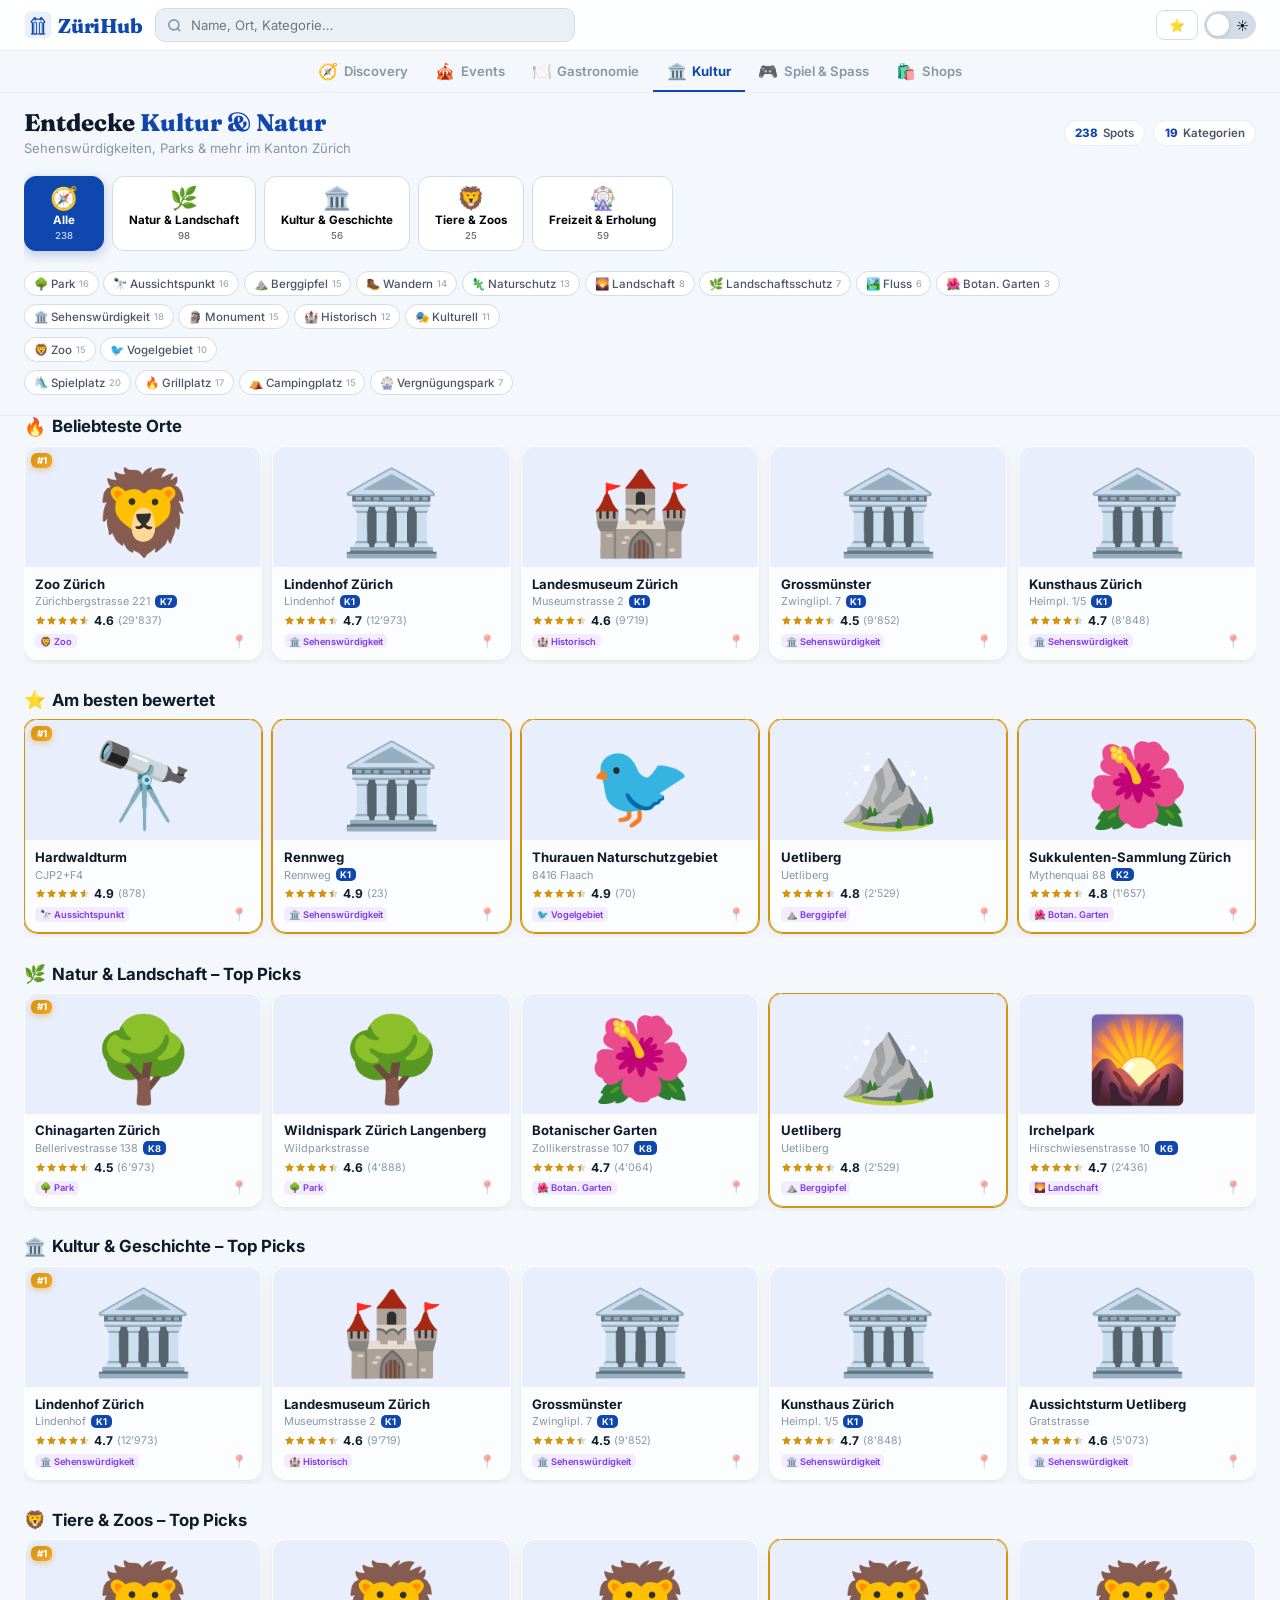
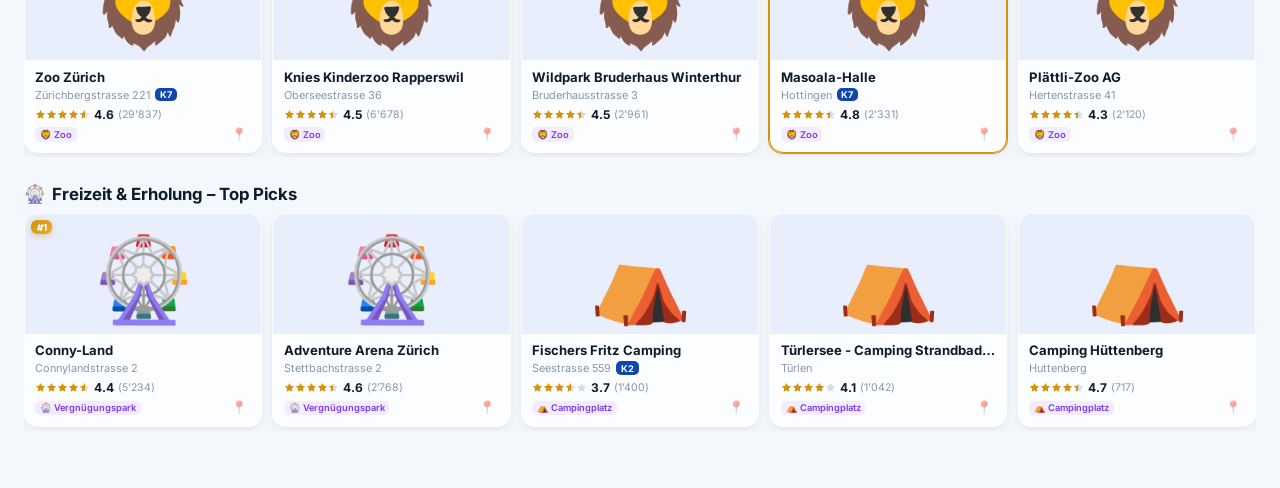
<file: kultur.html>
<!DOCTYPE html>
<html lang="de">
<head>
<meta charset="UTF-8">
<meta name="viewport" content="width=device-width, initial-scale=1.0, viewport-fit=cover">
<title>ZüriHub – Kultur & Natur</title>
<link rel="icon" href="data:image/svg+xml,<svg xmlns='http://www.w3.org/2000/svg' viewBox='0 0 100 100'><text y='.9em' font-size='90'>🏛️</text></svg>">
<link href="https://fonts.googleapis.com/css2?family=Inter:wght@300;400;500;600;700;800&family=Fraunces:opsz,wght@9..144,600;9..144,700;9..144,800&display=swap" rel="stylesheet">
<link rel="stylesheet" href="design-tokens.css">
<style>
*,*::before,*::after{box-sizing:border-box;margin:0;padding:0}
:root{--bg:#F4F7FB;--surface:#FFFFFF;--surface2:#EBF0F7;--border:#D4DCE8;--border-light:#E8EDF5;--text:#0D1B2A;--text2:#4A5568;--text3:#8896A6;--primary:#0F47AF;--primary-light:#E8EEFB;--primary-lighter:#F2F5FC;--primary-dark:#0A3580;--primary-50:rgba(15,71,175,.06);--accent:#E63946;--accent-light:#FEF0F1;--gold:#D4930D;--radius:14px;--radius-sm:6px;--shadow:0 1px 3px rgba(13,27,42,.05),0 1px 2px rgba(13,27,42,.03);--shadow-md:0 4px 14px rgba(13,27,42,.08);--shadow-lg:0 12px 36px rgba(13,27,42,.12);--font:'Inter',system-ui,-apple-system,sans-serif;--font-display:'Fraunces',Georgia,serif;--card-bg:#FFFFFF;--header-bg:rgba(255,255,255,.92);--modal-bg:#fff;--splash-bg:var(--primary)}
html.dark{--bg:#0f1b2d;--surface:#1a2a3a;--surface2:#1e3148;--border:#2a3f58;--border-light:#243650;--text:#e8ecf2;--text2:#a8b8cc;--text3:#6b7f96;--primary:#5a9cf5;--primary-light:#1e3148;--primary-lighter:#162538;--primary-dark:#7bb8ff;--primary-50:rgba(90,156,245,.08);--accent:#ff6b78;--accent-light:#2a1820;--gold:#f5a623;--shadow:0 1px 3px rgba(0,0,0,.2),0 1px 2px rgba(0,0,0,.15);--shadow-md:0 4px 14px rgba(0,0,0,.3);--shadow-lg:0 12px 36px rgba(0,0,0,.4);--card-bg:#1a2a3a;--header-bg:rgba(15,27,45,.92);--modal-bg:#1a2a3a;--splash-bg:#0f1b2d}
html{font-family:var(--font);background:var(--bg);color:var(--text);-webkit-font-smoothing:antialiased;overflow-x:hidden;transition:background .3s,color .3s}
body{min-height:100vh;overflow-x:hidden}input,select,button,textarea{font-family:inherit;font-size:inherit}button{cursor:pointer;border:none;background:none}a{color:inherit;text-decoration:none}
::-webkit-scrollbar{width:5px;height:5px}::-webkit-scrollbar-track{background:transparent}::-webkit-scrollbar-thumb{background:var(--border);border-radius:3px}
@keyframes fadeUp{from{opacity:0;transform:translateY(16px)}to{opacity:1;transform:translateY(0)}}
@keyframes modalIn{from{opacity:0;transform:scale(.96) translateY(10px)}to{opacity:1;transform:scale(1) translateY(0)}}
@keyframes spin{to{transform:rotate(360deg)}}.fade-up{animation:fadeUp .35s ease both}
#splash{position:fixed;inset:0;background:var(--splash-bg);z-index:9999;display:flex;flex-direction:column;align-items:center;justify-content:center;color:#fff;transition:opacity .5s,visibility .5s}#splash.done{opacity:0;visibility:hidden;pointer-events:none}#splash::before{content:'';position:absolute;top:0;right:0;width:50%;height:100%;background:rgba(255,255,255,.06);clip-path:polygon(30% 0,100% 0,100% 100%,0 100%)}.splash-logo{font-family:var(--font-display);font-size:clamp(2rem,5vw,3rem);font-weight:800;position:relative;z-index:1}.splash-sub{font-size:.95rem;opacity:.7;margin-top:.5rem;position:relative;z-index:1}.splash-spinner{width:28px;height:28px;border:3px solid rgba(255,255,255,.2);border-top-color:#fff;border-radius:50%;animation:spin .65s linear infinite;margin-top:2rem;position:relative;z-index:1}.splash-msg{font-size:.85rem;opacity:.6;margin-top:1rem;position:relative;z-index:1}.splash-bar{width:200px;height:3px;background:rgba(255,255,255,.15);border-radius:2px;overflow:hidden;margin-top:.75rem;position:relative;z-index:1}.splash-bar-inner{height:100%;width:0%;background:#fff;border-radius:2px;transition:width .3s}
.header{position:sticky;top:0;z-index:100;background:var(--header-bg);backdrop-filter:blur(24px) saturate(180%);-webkit-backdrop-filter:blur(24px) saturate(180%);border-bottom:1px solid var(--border-light);padding:.5rem 1.5rem;transition:background .3s}.header-inner{max-width:1480px;margin:0 auto;display:flex;align-items:center;gap:.75rem}.logo{font-family:var(--font-display);font-size:1.25rem;font-weight:800;color:var(--primary);white-space:nowrap;flex-shrink:0;letter-spacing:-.02em;display:inline-flex;align-items:center;gap:.4rem;text-decoration:none}.logo-icon{flex-shrink:0;display:block}
.search-box{flex:1;max-width:420px;position:relative;display:flex;align-items:center}.search-box svg{position:absolute;left:.75rem;color:var(--text3);pointer-events:none}.search-box input{width:100%;padding:.5rem .75rem .5rem 2.2rem;border-radius:10px;border:1.5px solid var(--border);background:var(--surface2);font-size:.82rem;color:var(--text);transition:all .2s;outline:none}.search-box input:focus{border-color:var(--primary);background:var(--surface);box-shadow:0 0 0 3px rgba(15,71,175,.1)}html.dark .search-box input{background:var(--surface2);border-color:var(--border);color:var(--text)}html.dark .search-box input:focus{border-color:var(--primary);background:var(--surface)}
.hactions{display:flex;gap:.35rem;align-items:center;margin-left:auto}.hbtn{padding:.42rem .75rem;border-radius:8px;font-size:.8rem;font-weight:500;color:var(--text2);border:1.5px solid var(--border);background:var(--surface);transition:all .15s;display:inline-flex;align-items:center;gap:.3rem;white-space:nowrap;text-decoration:none}.hbtn:hover{border-color:var(--primary);color:var(--primary);background:var(--primary-lighter)}html.dark .hbtn{background:var(--surface);border-color:var(--border);color:var(--text2)}
.theme-toggle{position:relative;width:52px;height:28px;border-radius:14px;background:var(--border);cursor:pointer;border:1.5px solid var(--border);transition:all .3s;flex-shrink:0;display:flex;align-items:center}.theme-toggle .toggle-knob{position:absolute;left:2px;width:22px;height:22px;border-radius:50%;background:#fff;box-shadow:0 1px 4px rgba(0,0,0,.15);transition:transform .3s cubic-bezier(.4,0,.2,1)}.theme-toggle .toggle-icon-sun,.theme-toggle .toggle-icon-moon{position:absolute;font-size:.75rem;transition:opacity .25s}.theme-toggle .toggle-icon-sun{right:6px;opacity:1}.theme-toggle .toggle-icon-moon{left:6px;opacity:0}html.dark .theme-toggle{background:#1e3148;border-color:#2a3f58}html.dark .theme-toggle .toggle-knob{transform:translateX(24px);background:#e8914a}html.dark .theme-toggle .toggle-icon-sun{opacity:0}html.dark .theme-toggle .toggle-icon-moon{opacity:1}
.nav-tabs{max-width:1480px;margin:0 auto;display:flex;align-items:center;justify-content:center;gap:0;border-bottom:1px solid var(--border-light);padding:0 1.25rem}.nav-tab{padding:.6rem .85rem;font-size:.82rem;font-weight:600;color:var(--text3);text-decoration:none;border-bottom:2.5px solid transparent;transition:color .25s,border-color .25s;white-space:nowrap;display:inline-flex;align-items:center;gap:.35rem}.nav-tab:hover{color:var(--text)}.nav-tab.active{color:var(--primary);border-bottom-color:var(--primary);font-weight:700}.nav-tab .nav-emoji{font-size:1rem}html.dark .nav-tab{color:var(--text2)}html.dark .nav-tab.active{color:var(--primary);border-bottom-color:var(--primary)}
.compact-hero{max-width:1480px;margin:0 auto;padding:1rem 1.5rem .5rem;display:flex;align-items:center;justify-content:space-between;gap:1rem;flex-wrap:wrap}.compact-hero-left h1{font-family:var(--font-display);font-size:1.5rem;font-weight:800;color:var(--text);line-height:1.2}.compact-hero-left h1 .accent{color:var(--primary)}.compact-hero-sub{font-size:.82rem;color:var(--text3);margin-top:.15rem}.hero-badges{display:flex;gap:.5rem;flex-wrap:wrap}.hero-badge{display:inline-flex;align-items:center;gap:.3rem;padding:.3rem .65rem;border-radius:20px;font-size:.72rem;font-weight:600;background:var(--surface);border:1px solid var(--border-light);color:var(--text2)}.hero-badge b{color:var(--primary);font-weight:800}html.dark .hero-badge{background:var(--surface);border-color:var(--border)}
.cat-nav-sticky{position:sticky;top:52px;z-index:50;background:var(--bg);border-bottom:1px solid var(--border-light);transition:background .3s}html.dark .cat-nav-sticky{background:var(--bg)}.cat-nav{max-width:1480px;margin:0 auto;padding:0 1.5rem}
.trade-tabs{display:flex;gap:.5rem;padding:.75rem 0;overflow-x:auto;scrollbar-width:none;-webkit-overflow-scrolling:touch;scroll-snap-type:x proximity}.trade-tabs::-webkit-scrollbar{display:none}.trade-tab{flex-shrink:0;scroll-snap-align:start;display:flex;flex-direction:column;align-items:center;gap:.2rem;padding:.6rem 1rem;border-radius:12px;border:1.5px solid var(--border);background:var(--surface);transition:all .2s;cursor:pointer;min-width:80px;text-align:center;user-select:none}.trade-tab:hover{border-color:var(--primary);color:var(--primary);background:var(--primary-lighter);transform:translateY(-1px)}.trade-tab.active{background:var(--primary);color:#fff;border-color:var(--primary);box-shadow:0 4px 12px rgba(15,71,175,.25)}.trade-tab .tt-emoji{font-size:1.4rem;line-height:1}.trade-tab .tt-label{font-size:.72rem;font-weight:700;white-space:nowrap}.trade-tab .tt-count{font-size:.6rem;font-weight:500;opacity:.6}.trade-tab.active .tt-count{opacity:.8}html.dark .trade-tab{background:var(--surface);border-color:var(--border);color:var(--text)}html.dark .trade-tab.active{background:var(--primary);color:#fff;box-shadow:0 4px 12px rgba(90,156,245,.3)}
.subcat-area{padding:.5rem 0 .75rem}.subcat-chips{display:flex;flex-wrap:wrap;gap:.3rem}.subcat-chip{padding:.28rem .55rem;border-radius:20px;font-size:.72rem;font-weight:500;border:1.5px solid var(--border);color:var(--text2);background:var(--surface);transition:all .15s;cursor:pointer;white-space:nowrap;display:inline-flex;align-items:center;gap:.25rem}.subcat-chip:hover{border-color:var(--primary);color:var(--primary);background:var(--primary-lighter);transform:translateY(-1px)}.subcat-chip.active{background:var(--primary);color:#fff;border-color:var(--primary)}.subcat-chip .sc-count{font-size:.58rem;opacity:.5}html.dark .subcat-chip{background:var(--surface);border-color:var(--border);color:var(--text2)}html.dark .subcat-chip.active{background:var(--primary);color:#fff}
.filter-bar{max-width:1480px;margin:0 auto;padding:.4rem 1.5rem;display:none;align-items:center;gap:.35rem;flex-wrap:wrap}.filter-bar.on{display:flex}.fb-chip{display:inline-flex;align-items:center;gap:.2rem;padding:.2rem .5rem;background:var(--primary-light);color:var(--primary);border-radius:20px;font-size:.7rem;font-weight:600;white-space:nowrap}.fb-chip-x{display:inline-flex;align-items:center;justify-content:center;width:16px;height:16px;border-radius:50%;cursor:pointer;font-size:.6rem;border:none;background:none;color:inherit;opacity:.6;padding:0;line-height:1}.fb-chip-x:hover{opacity:1}.fb-reset{font-size:.7rem;font-weight:600;color:var(--accent);cursor:pointer;padding:.2rem .5rem;border-radius:8px;border:none;background:none;margin-left:.25rem}.fb-reset:hover{background:var(--accent-light)}html.dark .fb-chip{background:rgba(90,156,245,.15);color:var(--primary)}
.feed{max-width:1480px;margin:0 auto;padding:0 1.5rem 2rem}
.disco-section{margin-bottom:1.6rem;position:relative}.disco-header{display:flex;align-items:center;justify-content:space-between;margin-bottom:.55rem;gap:.5rem}.disco-header h2{font-size:1.05rem;font-weight:700;color:var(--text);display:flex;align-items:center;gap:.35rem;margin:0;white-space:nowrap}.disco-header h2 .dh-icon{font-size:1.1rem}.disco-more{font-size:.78rem;font-weight:600;color:var(--primary);cursor:pointer;padding:.2rem .5rem;border-radius:6px;transition:background .15s;border:none;background:none}.disco-more:hover{background:var(--primary-lighter)}.disco-scroll{display:flex;gap:.65rem;overflow-x:auto;scroll-snap-type:x mandatory;scrollbar-width:none;-webkit-overflow-scrolling:touch;padding-bottom:.25rem}.disco-scroll::-webkit-scrollbar{display:none}
.spot-card{flex:0 0 calc((100% - 2.6rem)/5);min-width:calc((100% - 2.6rem)/5);scroll-snap-align:start;background:var(--glass-bg,var(--card-bg));backdrop-filter:var(--glass-blur,none);border:1px solid var(--glass-border,var(--border-light));border-radius:14px;overflow:hidden;cursor:pointer;transition:transform .22s var(--ease),box-shadow .22s var(--ease);box-shadow:var(--shadow-soft,var(--shadow));position:relative}.spot-card:hover{transform:translateY(-3px);box-shadow:var(--shadow-hover,var(--shadow-md))}.spot-card-img{width:100%;height:120px;object-fit:cover;display:block;background:var(--surface2)}.spot-card-body{padding:.55rem .65rem .6rem}.spot-card-name{font-weight:700;font-size:.82rem;line-height:1.3;color:var(--text);overflow:hidden;text-overflow:ellipsis;white-space:nowrap}.spot-card-addr{font-size:.68rem;color:var(--text3);margin-top:.1rem;overflow:hidden;text-overflow:ellipsis;white-space:nowrap;display:flex;align-items:center;gap:.3rem}.spot-card-rating{display:flex;align-items:center;gap:.25rem;margin-top:.3rem;font-size:.72rem}.spot-card-rating .stars{display:inline-flex;gap:0;color:var(--gold)}.spot-card-rating .stars svg{width:11px;height:11px}.spot-card-rating .stars .e{color:var(--border)}.spot-card-score{font-weight:700;color:var(--text);font-size:.75rem}.spot-card-reviews{color:var(--text3);font-size:.66rem}.spot-card-foot{display:flex;align-items:center;justify-content:space-between;margin-top:.3rem}.spot-card-tag{font-size:.58rem;font-weight:600;padding:.1rem .3rem;border-radius:5px;white-space:nowrap;background:rgba(168,85,247,0.1);color:#7c3aed}html.dark .spot-card-tag{background:rgba(168,85,247,0.2);color:#a78bfa}.spot-card-maps{font-size:.82rem;padding:.1rem .25rem;border-radius:6px;opacity:.5;transition:all .15s;text-decoration:none;cursor:pointer;line-height:1;flex-shrink:0}.spot-card-maps:hover{opacity:1;background:var(--primary-light)}.rank-badge{position:absolute;top:6px;left:6px;background:linear-gradient(135deg,#D4930D,#f5a623);color:#fff;font-size:.6rem;font-weight:800;padding:.12rem .35rem;border-radius:6px;z-index:2;box-shadow:0 2px 6px rgba(212,147,13,.4)}html.dark .rank-badge{background:linear-gradient(135deg,#e8914a,#f5a623)}.spot-card.top-rated{border-color:var(--gold);box-shadow:0 0 0 1px var(--gold),var(--shadow-soft,var(--shadow))}.kreis{display:inline-flex;align-items:center;padding:.08rem .3rem;border-radius:5px;font-size:.58rem;font-weight:700;background:var(--primary);color:#fff;white-space:nowrap}html.dark .spot-card{background:var(--glass-bg,var(--card-bg))}
.browse-area{display:none}.browse-area.on{display:block}.results-bar{display:flex;align-items:center;justify-content:space-between;margin-bottom:.65rem;flex-wrap:wrap;gap:.5rem;padding-top:.5rem}.results-count{font-size:.82rem;color:var(--text2)}.results-count b{color:var(--primary);font-weight:700}.sort-select{padding:.32rem .55rem;border:1.5px solid var(--border);border-radius:8px;font-size:.76rem;font-weight:500;color:var(--text2);background:var(--surface);cursor:pointer;transition:all .15s;outline:none;font-family:inherit;-webkit-appearance:none;appearance:none;background-image:url("data:image/svg+xml,%3Csvg xmlns='http://www.w3.org/2000/svg' width='10' height='6'%3E%3Cpath d='M0 0l5 6 5-6z' fill='%238896A6'/%3E%3C/svg%3E");background-repeat:no-repeat;background-position:right .5rem center;padding-right:1.5rem}html.dark .sort-select{background:var(--surface);border-color:var(--border);color:var(--text2)}
.browse-grid{display:grid;grid-template-columns:repeat(3,1fr);gap:.75rem}.browse-card{background:var(--card-bg);border:1px solid var(--border-light);border-radius:14px;padding:.75rem;cursor:pointer;transition:all .2s;position:relative}.browse-card:hover{transform:translateY(-2px);box-shadow:var(--shadow-md);border-color:var(--primary)}.browse-card .bc-top{display:flex;align-items:center;justify-content:space-between;margin-bottom:.35rem}.browse-card .bc-rank{font-size:.68rem;font-weight:800;color:var(--primary)}.browse-card .bc-rank.gold{color:var(--gold)}.browse-card .bc-cat{font-size:.6rem;font-weight:600;padding:.12rem .35rem;border-radius:5px;background:rgba(168,85,247,0.1);color:#7c3aed}html.dark .browse-card .bc-cat{background:rgba(168,85,247,0.2);color:#a78bfa}.browse-card .fav-star{font-size:1rem;cursor:pointer;color:var(--text3);background:none;border:none;padding:.15rem;line-height:1}.browse-card .fav-star.active{color:var(--gold)}.browse-card .bc-name{font-weight:700;font-size:.88rem;color:var(--text);margin-bottom:.15rem;line-height:1.3}.browse-card .bc-rating{display:flex;align-items:center;gap:.3rem;font-size:.75rem;margin-bottom:.25rem}.browse-card .bc-rating .stars{color:var(--gold);display:inline-flex}.browse-card .bc-rating .stars svg{width:12px;height:12px}.browse-card .bc-rating .stars .e{color:var(--border)}.browse-card .bc-score{font-weight:700}.browse-card .bc-reviews{color:var(--text3);font-size:.7rem}.browse-card .bc-addr{font-size:.7rem;color:var(--text3);display:flex;align-items:center;gap:.3rem}.browse-card .bc-foot{display:flex;justify-content:flex-end;margin-top:.3rem}.browse-card .bc-maps{font-size:.78rem;padding:.15rem .3rem;border-radius:6px;opacity:.5;transition:opacity .15s;text-decoration:none;line-height:1}.browse-card .bc-maps:hover{opacity:1;background:var(--primary-light)}html.dark .browse-card{background:var(--card-bg);border-color:var(--border)}.empty{text-align:center;padding:3rem 1rem;display:none}.empty .ei{font-size:2.5rem;display:block;margin-bottom:.5rem}
.pag{display:flex;justify-content:center;align-items:center;gap:.3rem;padding:1.5rem 0;flex-wrap:wrap}.pb{min-width:34px;height:34px;border-radius:8px;font-size:.78rem;font-weight:600;border:1.5px solid var(--border);color:var(--text2);background:var(--surface);transition:all .15s;display:inline-flex;align-items:center;justify-content:center;cursor:pointer}.pb:hover{border-color:var(--primary);color:var(--primary)}.pb.on{background:var(--primary);color:#fff;border-color:var(--primary)}.pb:disabled{opacity:.3;cursor:default}html.dark .pb{background:var(--surface);border-color:var(--border)}.pi{font-size:.72rem;color:var(--text3);margin:0 .3rem}
.row-arrow{position:absolute;top:50%;transform:translateY(-50%);width:34px;height:34px;border-radius:50%;background:var(--glass-bg,rgba(255,255,255,.85));backdrop-filter:blur(12px);border:1px solid var(--glass-border,var(--border-light));box-shadow:var(--shadow-soft,var(--shadow));display:flex;align-items:center;justify-content:center;font-size:1rem;color:var(--text2);cursor:pointer;z-index:10;transition:all .2s;opacity:0;visibility:hidden}.row-arrow.show{opacity:1;visibility:visible}.row-arrow.left{left:-4px}.row-arrow.right{right:-4px}html.dark .row-arrow{background:rgba(21,34,53,.8);border-color:var(--border)}@media(max-width:1023px){.row-arrow{display:none!important}}
.mo{position:fixed;inset:0;background:rgba(0,0,0,.35);backdrop-filter:blur(8px);z-index:200;display:none;justify-content:center;align-items:center}.mo.on{display:flex}.mp{width:500px;max-width:calc(100vw - 1.5rem);max-height:calc(100vh - 2rem);background:var(--modal-bg);overflow-y:auto;animation:modalIn .25s;box-shadow:var(--shadow-elevated);border-radius:20px}.mclose{position:sticky;top:0;z-index:10;display:flex;justify-content:space-between;align-items:center;padding:.55rem .85rem;background:rgba(255,255,255,.94);backdrop-filter:blur(10px);border-bottom:1px solid var(--border-light);border-radius:16px 16px 0 0}html.dark .mclose{background:rgba(26,42,58,.94)}.mclose .mtitle{font-weight:600;font-size:.85rem;color:var(--text3)}.mclose-right{display:flex;align-items:center;gap:.35rem}.fav-star-modal{width:34px;height:34px;border-radius:50%;display:flex;align-items:center;justify-content:center;font-size:1.1rem;cursor:pointer;background:transparent;border:1.5px solid var(--border);transition:all .2s;color:var(--text3)}.fav-star-modal.on{background:rgba(212,147,13,.12);border-color:var(--gold);color:var(--gold)}.close-btn{width:32px;height:32px;border-radius:50%;background:var(--surface2);display:flex;align-items:center;justify-content:center;border:none;cursor:pointer}.close-btn:hover{background:var(--border)}.mbody{padding:1.25rem}.m-emoji{font-size:3rem;text-align:center;margin-bottom:.5rem;display:block}.m-name{font-family:var(--font-display);font-size:1.3rem;font-weight:700;margin-bottom:.25rem;line-height:1.25;text-align:center}.m-rating-row{display:flex;align-items:center;justify-content:center;gap:.4rem;font-size:.85rem;margin-bottom:.75rem}.m-rating-row .stars{color:var(--gold);display:inline-flex}.m-rating-row .stars svg{width:14px;height:14px}.m-sec{margin-bottom:1rem}.m-sec h4{font-size:.68rem;font-weight:700;text-transform:uppercase;letter-spacing:.06em;color:var(--text3);margin-bottom:.35rem}.m-row{display:flex;align-items:center;gap:.4rem;font-size:.82rem;color:var(--text2);margin-bottom:.25rem}.m-row svg{width:14px;height:14px;color:var(--text3);flex-shrink:0}.m-tags{display:flex;flex-wrap:wrap;gap:.25rem}.m-tag{padding:.15rem .45rem;border-radius:10px;font-size:.72rem;font-weight:500;background:var(--surface2);color:var(--text2)}html.dark .m-tag{background:var(--surface2)}.m-cta{display:flex;gap:.5rem;margin-top:1rem;flex-wrap:wrap;justify-content:center}.m-cta a{display:inline-flex;align-items:center;gap:.3rem;padding:.5rem 1rem;border-radius:var(--radius);font-size:.82rem;font-weight:500;transition:all .18s;text-decoration:none}.btn-p{background:var(--primary);color:#fff}.btn-p:hover{background:var(--primary-dark)}.btn-s{background:var(--surface);color:var(--text2);border:1.5px solid var(--border)}.btn-s:hover{border-color:var(--primary);color:var(--primary)}html.dark .mo{background:rgba(0,0,0,.5)}html.dark .mp{background:var(--modal-bg)}
.m-similar{margin-top:1.25rem;padding-top:1rem;border-top:1px solid var(--border-light)}.m-similar h4{font-size:.72rem;font-weight:700;text-transform:uppercase;letter-spacing:.06em;color:var(--text3);margin-bottom:.5rem}.m-sim-grid{display:grid;grid-template-columns:repeat(3,1fr);gap:.5rem}.m-sim-card{background:var(--surface2);border-radius:10px;padding:.5rem;cursor:pointer;transition:all .2s;text-align:center}.m-sim-card:hover{background:var(--primary-lighter);transform:translateY(-1px)}.m-sim-card .ms-emoji{font-size:1.3rem;display:block;margin-bottom:.2rem}.m-sim-card .ms-name{font-size:.68rem;font-weight:600;color:var(--text);line-height:1.2;overflow:hidden;text-overflow:ellipsis;white-space:nowrap}.m-sim-card .ms-rating{font-size:.62rem;color:var(--text3);margin-top:.1rem}
.btt{position:fixed;bottom:1.5rem;right:1.5rem;width:44px;height:44px;border-radius:50%;background:var(--primary);color:#fff;font-size:1.1rem;display:flex;align-items:center;justify-content:center;box-shadow:var(--shadow-md);cursor:pointer;border:none;z-index:90;opacity:0;visibility:hidden;transform:translateY(10px);transition:all .3s}.btt.show{opacity:1;visibility:visible;transform:translateY(0)}.btt:hover{background:var(--primary-dark)}html.dark .btt{background:#e8914a}
@media(max-width:1023px){.spot-card{flex:0 0 calc((100% - 1.3rem)/3);min-width:calc((100% - 1.3rem)/3)}.spot-card-img{height:100px}.browse-grid{grid-template-columns:repeat(2,1fr)}}
@media(max-width:767px){.spot-card{flex:0 0 calc((100% - .65rem)/2);min-width:calc((100% - .65rem)/2)}.spot-card-img{height:90px}.browse-grid{grid-template-columns:1fr}.feed{padding:0 .75rem 1.5rem}.compact-hero{padding:.75rem .75rem .25rem}.cat-nav{padding:0 .75rem}.filter-bar{padding:.3rem .75rem}}
@media(max-width:640px){.header-inner{gap:.35rem}.search-box{max-width:none;flex:1;min-width:0}.nav-tab{font-size:.72rem;padding:.45rem .4rem;gap:.2rem}.nav-tab .nav-label{display:none}.compact-hero-left h1{font-size:1.2rem}.trade-tab{min-width:68px;padding:.45rem .6rem}.trade-tab .tt-emoji{font-size:1.2rem}.trade-tab .tt-label{font-size:.65rem}.theme-toggle{width:48px;height:28px}}
</style>
</head>
<body>
<div id="splash"><div class="splash-logo">ZüriHub</div><div class="splash-sub">Kultur & Natur in Zürich</div><div class="splash-spinner"></div><div class="splash-msg" id="splashMsg">Daten werden geladen…</div><div class="splash-bar"><div class="splash-bar-inner" id="pbar"></div></div></div>
<div id="app" style="display:none">
  <header class="header"><div class="header-inner">
    <a href="index.html" class="logo"><svg class="logo-icon" width="28" height="28" viewBox="0 0 100 100" fill="none" xmlns="http://www.w3.org/2000/svg"><rect x="4" y="4" width="92" height="92" rx="20" fill="currentColor" opacity=".08" stroke="currentColor" stroke-width="4"/><path d="M30 82V42l-4-2V38l12-14h2l2 5h16l2-5h2l12 14v2l-4 2v40" stroke="currentColor" stroke-width="4.5" stroke-linecap="round" stroke-linejoin="round"/><rect x="35" y="40" width="10" height="42" rx="1.5" stroke="currentColor" stroke-width="3.5"/><rect x="55" y="40" width="10" height="42" rx="1.5" stroke="currentColor" stroke-width="3.5"/><circle cx="40" cy="30" r="3.5" fill="currentColor"/><circle cx="60" cy="30" r="3.5" fill="currentColor"/><line x1="26" y1="82" x2="74" y2="82" stroke="currentColor" stroke-width="4" stroke-linecap="round"/></svg>ZüriHub</a>
    <div class="search-box"><svg width="15" height="15" viewBox="0 0 24 24" fill="none" stroke="currentColor" stroke-width="2.5"><circle cx="11" cy="11" r="8"/><path d="m21 21-4.35-4.35"/></svg><input type="text" id="si" placeholder="Name, Ort, Kategorie…" autocomplete="off"></div>
    <div class="hactions"><a href="favoriten.html" class="hbtn">⭐</a><div class="theme-toggle" onclick="toggleTheme()"><span class="toggle-icon-sun">☀️</span><span class="toggle-icon-moon">🌙</span><div class="toggle-knob"></div></div></div>
  </div></header>
  <nav class="nav-tabs">
    <a href="index.html" class="nav-tab"><span class="nav-emoji">🧭</span><span class="nav-label">Discovery</span></a>
    <a href="events.html" class="nav-tab"><span class="nav-emoji">🎪</span><span class="nav-label">Events</span></a>
    <a href="gastronomie.html" class="nav-tab"><span class="nav-emoji">🍽️</span><span class="nav-label">Gastronomie</span></a>
    <a href="kultur.html" class="nav-tab active"><span class="nav-emoji">🏛️</span><span class="nav-label">Kultur</span></a>
    <a href="spiel-spass.html" class="nav-tab"><span class="nav-emoji">🎮</span><span class="nav-label">Spiel & Spass</span></a>
    <a href="shops.html" class="nav-tab"><span class="nav-emoji">🛍️</span><span class="nav-label">Shops</span></a>
  </nav>
  <div class="compact-hero"><div class="compact-hero-left"><h1>Entdecke <span class="accent">Kultur & Natur</span></h1><div class="compact-hero-sub" id="heroSub">Sehenswürdigkeiten, Parks & mehr im Kanton Zürich</div></div><div class="hero-badges" id="heroBadges"></div></div>
  <div class="cat-nav-sticky"><div class="cat-nav"><div class="trade-tabs" id="tradeTabs"></div><div class="subcat-area" id="subcatArea"></div></div></div>
  <div class="filter-bar" id="filterBar"></div>
  <div class="feed"><div id="discoveryFeed"></div><div class="browse-area" id="browseArea"><div class="results-bar"><div class="results-count" id="rcnt"></div><select class="sort-select" id="sortSelect" onchange="onSortChange(this.value)"><option value="reviewCount-desc">📊 Meiste Bewertungen</option><option value="rating-desc">⭐ Beste Bewertung</option><option value="score-desc">🏆 Top Score</option><option value="name-asc">🔤 Name A–Z</option></select></div><div class="browse-grid" id="grid"></div><div class="empty" id="empty" style="display:none"><span class="ei">🔍</span><h3 style="font-size:1rem;margin-bottom:.3rem">Keine Ergebnisse</h3><p style="font-size:.85rem">Versuche andere Filter.</p></div><div class="pag" id="pag"></div></div></div>
</div>
<div class="mo" id="modal" onclick="if(event.target===this)closeModal()"><div class="mp"><div class="mclose"><span class="mtitle">Details</span><div class="mclose-right"><button class="fav-star-modal" id="modalFavBtn" onclick="toggleModalFav()">☆</button><button class="close-btn" onclick="closeModal()"><svg width="16" height="16" viewBox="0 0 24 24" fill="none" stroke="currentColor" stroke-width="2.5"><line x1="18" y1="6" x2="6" y2="18"/><line x1="6" y1="6" x2="18" y2="18"/></svg></button></div></div><div class="mbody" id="mbody"></div></div></div>
<button class="btt" id="btt" onclick="window.scrollTo({top:0,behavior:'smooth'})">↑</button>

<script>
(function(){var t=localStorage.getItem('zh-theme');if(t==='dark')document.documentElement.classList.add('dark')})();
function toggleTheme(){document.documentElement.classList.toggle('dark');localStorage.setItem('zh-theme',document.documentElement.classList.contains('dark')?'dark':'light')}
function getFavs(){try{return JSON.parse(localStorage.getItem('zh-attr-favs'))||[]}catch(e){return[]}}
function saveFavs(a){localStorage.setItem('zh-attr-favs',JSON.stringify(a))}
function isFav(id){return getFavs().indexOf(id)>=0}
function toggleFavById(id){var f=getFavs(),i=f.indexOf(id);if(i>=0)f.splice(i,1);else f.push(id);saveFavs(f);return i<0}
var currentModalId=null;
function toggleModalFav(){if(!currentModalId)return;var n=toggleFavById(currentModalId);var b=document.getElementById('modalFavBtn');b.textContent=n?'★':'☆';b.classList.toggle('on',n)}
window.addEventListener('scroll',function(){var b=document.getElementById('btt');if(b)b.classList.toggle('show',window.scrollY>300)},{passive:true});

var ALL=[],FLT=[],page=1,PER=48,sort={k:'reviewCount',d:'desc'},fl={s:'',group:null,cat:new Set(),mr:1.0},mode='discovery',idxCat={};
var ATTR_CAT={
  'Sehenswürdigkeit':{l:'Sehenswürdigkeit',i:'🏛️'},'Historische Sehenswürdigkeit':{l:'Historisch',i:'🏰'},
  'Aussichtsplattform':{l:'Aussichtspunkt',i:'🔭'},'Landschaftlich schöner Ort':{l:'Landschaft',i:'🌄'},
  'Wandern':{l:'Wandern',i:'🥾'},'Berggipfel':{l:'Berggipfel',i:'⛰️'},'Park':{l:'Park',i:'🌳'},
  'Botanischer Garten':{l:'Botan. Garten',i:'🌺'},'Garten':{l:'Garten',i:'🌻'},
  'Naturschutzgebiet':{l:'Naturschutz',i:'🦎'},'Landschaftsschutzgebiet':{l:'Landschaftsschutz',i:'🌿'},
  'Monument':{l:'Monument',i:'🗿'},'Denkmal':{l:'Denkmal',i:'🏗️'},'Skulptur':{l:'Skulptur',i:'🎨'},
  'Kulturelles Denkmal':{l:'Kulturell',i:'🎭'},'Kriegsdenkmal':{l:'Kriegsdenkmal',i:'⚔️'},
  'Barbecuebereich':{l:'Grillplatz',i:'🔥'},'Höhle':{l:'Höhle',i:'🕳️'},'Fluss':{l:'Fluss',i:'🏞️'},
  'Spielplatz':{l:'Spielplatz',i:'🛝'},'Vergnügungspark':{l:'Vergnügungspark',i:'🎡'},
  'Picknickstellen':{l:'Picknickplatz',i:'🧺'},'Campingplatz':{l:'Campingplatz',i:'⛺'},
  'Zoo':{l:'Zoo',i:'🦁'},'Tierzoo':{l:'Tierzoo',i:'🐾'},'Kinderzoo':{l:'Kinderzoo',i:'🐣'},
  'Wildpark':{l:'Wildpark',i:'🦌'},'Vogelbeobachtungsgebiet':{l:'Vogelgebiet',i:'🐦'}
};
var GROUPS={
  natur:{label:'Natur & Landschaft',emoji:'🌿',items:['Park','Naturschutzgebiet','Landschaftsschutzgebiet','Botanischer Garten','Garten','Fluss','Berggipfel','Wandern','Höhle','Landschaftlich schöner Ort','Aussichtsplattform']},
  kultur:{label:'Kultur & Geschichte',emoji:'🏛️',items:['Sehenswürdigkeit','Historische Sehenswürdigkeit','Monument','Denkmal','Skulptur','Kulturelles Denkmal','Kriegsdenkmal']},
  tiere:{label:'Tiere & Zoos',emoji:'🦁',items:['Zoo','Tierzoo','Kinderzoo','Wildpark','Vogelbeobachtungsgebiet']},
  freizeit:{label:'Freizeit & Erholung',emoji:'🎡',items:['Spielplatz','Vergnügungspark','Barbecuebereich','Picknickstellen','Campingplatz']}
};
var KREIS={8001:1,8002:2,8003:3,8004:4,8005:5,8006:6,8008:8,8032:7,8037:10,8038:2,8040:4,8041:7,8044:7,8045:3,8046:6,8047:5,8048:4,8049:10,8050:11,8051:11,8052:12,8053:7,8055:3,8057:6,8058:12,8060:11,8064:9,8092:1};

function esc(s){var d=document.createElement('div');d.textContent=s||'';return d.innerHTML}
function fmt(n){return(n||0).toLocaleString('de-CH')}
function getKreis(a){if(!a)return 0;var m=a.match(/\b(80\d{2})\b/);return m?KREIS[+m[1]]||0:0}
function kreisTag(a){var k=getKreis(a);return k?'<span class="kreis">K'+k+'</span>':''}
function stars(r,sz){sz=sz||12;var h='',fu=Math.floor(r),ha=r-fu>=.25;for(var i=0;i<5;i++){if(i<fu)h+='<svg width="'+sz+'" height="'+sz+'" viewBox="0 0 24 24" fill="currentColor"><path d="M12 2l3.09 6.26L22 9.27l-5 4.87 1.18 6.88L12 17.77l-6.18 3.25L7 14.14 2 9.27l6.91-1.01L12 2z"/></svg>';else if(i===fu&&ha)h+='<svg width="'+sz+'" height="'+sz+'" viewBox="0 0 24 24"><defs><linearGradient id="hg'+sz+'"><stop offset="50%" stop-color="currentColor"/><stop offset="50%" stop-color="#D4DCE8"/></linearGradient></defs><path fill="url(#hg'+sz+')" d="M12 2l3.09 6.26L22 9.27l-5 4.87 1.18 6.88L12 17.77l-6.18 3.25L7 14.14 2 9.27l6.91-1.01L12 2z"/></svg>';else h+='<svg class="e" width="'+sz+'" height="'+sz+'" viewBox="0 0 24 24" fill="currentColor"><path d="M12 2l3.09 6.26L22 9.27l-5 4.87 1.18 6.88L12 17.77l-6.18 3.25L7 14.14 2 9.27l6.91-1.01L12 2z"/></svg>'}return h}
function debounce(fn,ms){var t;return function(){var a=arguments;clearTimeout(t);t=setTimeout(function(){fn.apply(null,a)},ms)}}
function getEmoji(p){var c=ATTR_CAT[p.keyword];return c?c.i:'🏛️'}
function getPhoto(p){return"data:image/svg+xml,%3Csvg xmlns='http://www.w3.org/2000/svg' width='80' height='80' viewBox='0 0 80 80'%3E%3Crect width='80' height='80' fill='%23E8EEFB' rx='12'/%3E%3Ctext x='40' y='44' text-anchor='middle' dominant-baseline='middle' font-family='system-ui,sans-serif' font-size='28'%3E"+encodeURIComponent(getEmoji(p))+"%3C/text%3E%3C/svg%3E"}
function getMapsUrl(p){if(p.gmaps)return p.gmaps.replace(/^https?:\/\/maps\.google\.com/,'https://www.google.com/maps').replace(/[&?]g_mp=[^&]*/g,'');if(p.id&&p.id.startsWith('ChI'))return'https://www.google.com/maps/place/?q=place_id:'+p.id;if(p.lat&&p.lng)return'https://www.google.com/maps/search/?api=1&query='+p.lat+','+p.lng;return'https://www.google.com/maps/search/?api=1&query='+encodeURIComponent(p.name+' '+(p.addr||''))}

function buildTradeTabs(){
  var el=document.getElementById('tradeTabs');
  var btn=document.createElement('button');btn.className='trade-tab active';btn.dataset.group='all';
  btn.innerHTML='<span class="tt-emoji">🧭</span><span class="tt-label">Alle</span><span class="tt-count">'+fmt(ALL.length)+'</span>';
  btn.onclick=function(){selectGroup('all')};el.appendChild(btn);
  Object.keys(GROUPS).forEach(function(gk){
    var g=GROUPS[gk],cnt=0;g.items.forEach(function(i){cnt+=(idxCat[i]||0)});
    var b=document.createElement('button');b.className='trade-tab';b.dataset.group=gk;
    b.innerHTML='<span class="tt-emoji">'+g.emoji+'</span><span class="tt-label">'+g.label+'</span><span class="tt-count">'+fmt(cnt)+'</span>';
    b.onclick=function(){selectGroup(gk)};el.appendChild(b);
  });
}
function buildSubcatGrid(){
  var el=document.getElementById('subcatArea'),html='';
  Object.keys(GROUPS).forEach(function(gk){
    var g=GROUPS[gk],items=g.items.filter(function(i){return idxCat[i]>0}).sort(function(a,b){return(idxCat[b]||0)-(idxCat[a]||0)});
    if(!items.length)return;
    html+='<div class="subcat-group" data-grp="'+gk+'" style="margin-bottom:.5rem"><div class="subcat-chips">';
    items.forEach(function(cat){
      var info=ATTR_CAT[cat]||{l:cat,i:'📍'};
      html+='<button class="subcat-chip" data-cat="'+esc(cat)+'" onclick="toggleCat(\''+esc(cat).replace(/'/g,"\\'")+'\',this)">'+info.i+' '+info.l+' <span class="sc-count">'+(idxCat[cat]||0)+'</span></button>';
    });
    html+='</div></div>';
  });
  el.innerHTML=html;
}
function buildHeroBadges(){
  var cats=Object.keys(idxCat).filter(function(k){return idxCat[k]>0}).length;
  document.getElementById('heroBadges').innerHTML='<span class="hero-badge"><b>'+fmt(ALL.length)+'</b> Spots</span><span class="hero-badge"><b>'+cats+'</b> Kategorien</span>';
}

function selectGroup(gk){
  fl.group=gk==='all'?null:gk;
  document.querySelectorAll('.trade-tab').forEach(function(t){t.classList.toggle('active',t.dataset.group===(gk==='all'?'all':gk))});
  document.querySelectorAll('.subcat-group').forEach(function(g){
    g.style.display=(!fl.group||g.dataset.grp===fl.group)?'':'none';
  });
  page=1;switchMode(fl.group||fl.cat.size?'browse':'discovery');applyFilters();
}
function toggleCat(cat,btn){if(fl.cat.has(cat)){fl.cat.delete(cat);btn.classList.remove('active')}else{fl.cat.add(cat);btn.classList.add('active')}page=1;switchMode('browse');applyFilters()}
function switchMode(m){mode=m;document.getElementById('discoveryFeed').style.display=m==='discovery'?'':'none';document.getElementById('browseArea').classList.toggle('on',m==='browse')}
function applyFilters(){
  FLT=ALL.filter(function(p){
    if(fl.s&&p.searchText.indexOf(fl.s)<0)return false;
    if(fl.group){var items=GROUPS[fl.group].items;if(items.indexOf(p.keyword)<0)return false}
    if(fl.cat.size&&!fl.cat.has(p.keyword))return false;
    if(p.r<fl.mr)return false;return true;
  });
  sortFLT();updateFilterBar();
  if(mode==='browse'){renderGrid();renderPag();document.getElementById('rcnt').innerHTML='<b>'+fmt(FLT.length)+'</b> Ergebnisse'}
}
function sortFLT(){var k=sort.k,m=sort.d==='asc'?1:-1;FLT.sort(function(a,b){if(k==='rating')return(a.r-b.r)*m;if(k==='name'){var x=a.name.toLowerCase(),y=b.name.toLowerCase();return x<y?-m:x>y?m:0}if(k==='score')return((a.r*a.rv)-(b.r*b.rv))*m;return(a.rv-b.rv)*m})}
function onSortChange(v){var p=v.split('-');sort={k:p[0],d:p[1]};page=1;applyFilters()}
function updateFilterBar(){
  var bar=document.getElementById('filterBar'),chips=[];
  if(fl.group){var g=GROUPS[fl.group];chips.push({label:g.emoji+' '+g.label,clear:function(){selectGroup('all')}})}
  fl.cat.forEach(function(c){var info=ATTR_CAT[c];if(info)chips.push({label:info.i+' '+info.l,clear:function(){fl.cat.delete(c);var b=document.querySelector('[data-cat="'+CSS.escape(c)+'"]');if(b)b.classList.remove('active');if(!fl.group&&fl.cat.size===0)switchMode('discovery');page=1;applyFilters()}})});
  if(!chips.length){bar.classList.remove('on');return}
  bar.classList.add('on');
  bar.innerHTML=chips.map(function(c,i){return'<span class="fb-chip">'+c.label+' <button class="fb-chip-x" data-idx="'+i+'">✕</button></span>'}).join('')+'<button class="fb-reset" onclick="clearAll()">↺ Reset</button>';
  bar.querySelectorAll('.fb-chip-x').forEach(function(x,i){x.onclick=function(e){e.stopPropagation();chips[i].clear()}});
}
function clearAll(){fl={s:'',group:null,cat:new Set(),mr:1.0};document.querySelectorAll('.subcat-chip.active').forEach(function(c){c.classList.remove('active')});document.querySelectorAll('.trade-tab').forEach(function(t){t.classList.toggle('active',t.dataset.group==='all')});document.querySelectorAll('.subcat-group').forEach(function(g){g.style.display=''});document.getElementById('si').value='';page=1;sort={k:'reviewCount',d:'desc'};switchMode('discovery');applyFilters()}

function renderDiscovery(){
  var el=document.getElementById('discoveryFeed');
  var sorted=ALL.slice().sort(function(a,b){return(b.rv*b.r)-(a.rv*a.r)});
  var topRated=ALL.filter(function(p){return p.rv>=20}).sort(function(a,b){return b.r-a.r});
  var html='';
  html+=buildDiscoRow('🔥','Beliebteste Orte',sorted.slice(0,10));
  html+=buildDiscoRow('⭐','Am besten bewertet',topRated.slice(0,10));
  Object.keys(GROUPS).forEach(function(gk){
    var g=GROUPS[gk],items=ALL.filter(function(p){return g.items.indexOf(p.keyword)>=0}).sort(function(a,b){return(b.rv*b.r)-(a.rv*a.r)}).slice(0,10);
    if(items.length>=3)html+=buildDiscoRow(g.emoji,g.label+' – Top Picks',items);
  });
  el.innerHTML=html;initRowArrows();
}
function buildDiscoRow(icon,title,items){
  if(!items||items.length<3)return'';items=items.slice(0,10);
  var h='<section class="disco-section fade-up"><div class="disco-header"><h2><span class="dh-icon">'+icon+'</span> '+esc(title)+'</h2></div><div class="disco-scroll">';
  items.forEach(function(p,idx){
    var cls='spot-card'+(p.r>=4.8?' top-rated':''),rank=idx===0?'<div class="rank-badge">#1</div>':'';
    var catInfo=ATTR_CAT[p.keyword]||{l:p.keyword,i:'📍'};
    h+='<div class="'+cls+'" onclick="openModal(\''+p.id+'\')">'+rank+'<img class="spot-card-img" src="'+getPhoto(p)+'" alt="" loading="lazy"><div class="spot-card-body"><div class="spot-card-name">'+esc(p.name)+'</div><div class="spot-card-addr">'+esc(p.addr?p.addr.split(',')[0]:'')+' '+kreisTag(p.addr)+'</div><div class="spot-card-rating"><div class="stars">'+stars(p.r,11)+'</div><span class="spot-card-score">'+p.r.toFixed(1)+'</span><span class="spot-card-reviews">('+fmt(p.rv)+')</span></div><div class="spot-card-foot"><span class="spot-card-tag">'+catInfo.i+' '+catInfo.l+'</span><a href="'+getMapsUrl(p)+'" target="_blank" rel="noopener" class="spot-card-maps" onclick="event.stopPropagation()">📍</a></div></div></div>';
  });
  h+='</div></section>';return h;
}
function renderGrid(){
  var g=document.getElementById('grid'),em=document.getElementById('empty');
  if(!FLT.length){g.innerHTML='';em.style.display='';return}em.style.display='none';
  var start=(page-1)*PER,slice=FLT.slice(start,start+PER),favs=getFavs();
  g.innerHTML=slice.map(function(p,i){
    var rank=start+i+1,faved=favs.indexOf(p.id)>=0,catInfo=ATTR_CAT[p.keyword]||{l:p.keyword,i:'📍'};
    return'<div class="browse-card fade-up" style="animation-delay:'+Math.min(i*12,180)+'ms" onclick="openModal(\''+p.id+'\')"><div class="bc-top"><span class="bc-rank'+(rank<=3?' gold':'')+'\">#'+rank+'</span><span class="bc-cat">'+catInfo.i+' '+catInfo.l+'</span><button class="fav-star'+(faved?' active':'')+'" data-id="'+p.id+'" onclick="event.stopPropagation();var n=toggleFavById(\''+p.id+'\');this.textContent=n?\'★\':\'☆\';this.classList.toggle(\'active\',n)">'+(faved?'★':'☆')+'</button></div><div class="bc-name">'+esc(p.name)+'</div><div class="bc-rating"><div class="stars">'+stars(p.r,12)+'</div><span class="bc-score">'+p.r.toFixed(1)+'</span><span class="bc-reviews">('+fmt(p.rv)+')</span></div><div class="bc-addr">'+esc(p.addr?p.addr.split(',')[0]:'')+' '+kreisTag(p.addr)+'</div><div class="bc-foot"><a class="bc-maps" href="'+getMapsUrl(p)+'" target="_blank" rel="noopener" onclick="event.stopPropagation()">📍 Maps</a></div></div>';
  }).join('');
}
function renderPag(){var tot=Math.ceil(FLT.length/PER),el=document.getElementById('pag');if(tot<=1){el.innerHTML='';return}var h='<button class="pb" '+(page===1?'disabled':'')+' onclick="goPage('+(page-1)+')">‹</button>';var rng=[];if(tot<=7){for(var i=1;i<=tot;i++)rng.push(i)}else{rng.push(1);if(page>3)rng.push('…');for(var j=Math.max(2,page-1);j<=Math.min(tot-1,page+1);j++)rng.push(j);if(page<tot-2)rng.push('…');rng.push(tot)}rng.forEach(function(p){if(p==='…')h+='<span class="pi">…</span>';else h+='<button class="pb '+(p===page?'on':'')+'" onclick="goPage('+p+')">'+p+'</button>'});h+='<button class="pb" '+(page===tot?'disabled':'')+' onclick="goPage('+(page+1)+')">›</button><span class="pi">'+(((page-1)*PER)+1)+'–'+Math.min(page*PER,FLT.length)+' von '+fmt(FLT.length)+'</span>';el.innerHTML=h}
function goPage(n){page=n;applyFilters();document.getElementById('browseArea').scrollIntoView({behavior:'smooth',block:'start'})}

function openModal(id){
  var p=ALL.find(function(x){return x.id===id});if(!p)return;currentModalId=id;
  var faved=isFav(id),btn=document.getElementById('modalFavBtn');btn.textContent=faved?'★':'☆';btn.classList.toggle('on',faved);
  var catInfo=ATTR_CAT[p.keyword]||{l:p.keyword,i:'📍'},mUrl=getMapsUrl(p);
  var h='<div class="m-emoji">'+getEmoji(p)+'</div><div class="m-name">'+esc(p.name)+'</div>';
  h+='<div class="m-rating-row"><div class="stars">'+stars(p.r,14)+'</div> <b>'+p.r.toFixed(1)+'</b> · '+fmt(p.rv)+' Bewertungen</div>';
  h+='<div class="m-sec"><h4>📍 Info</h4>';
  if(p.addr)h+='<div class="m-row"><svg viewBox="0 0 24 24" fill="none" stroke="currentColor" stroke-width="2"><path d="M21 10c0 7-9 13-9 13s-9-6-9-13a9 9 0 0118 0z"/><circle cx="12" cy="10" r="3"/></svg>'+esc(p.addr)+' '+kreisTag(p.addr)+'</div>';
  if(p.web)h+='<div class="m-row"><svg viewBox="0 0 24 24" fill="none" stroke="currentColor" stroke-width="2"><circle cx="12" cy="12" r="10"/><line x1="2" y1="12" x2="22" y2="12"/><path d="M12 2a15.3 15.3 0 014 10 15.3 15.3 0 01-4 10 15.3 15.3 0 01-4-10 15.3 15.3 0 014-10z"/></svg><a href="'+p.web+'" target="_blank" rel="noopener" style="color:var(--primary);font-weight:500;word-break:break-all">'+p.web.replace(/^https?:\/\/(www\.)?/,'').substring(0,45)+'</a></div>';
  var tagHtml='<span class="m-tag">'+catInfo.i+' '+catInfo.l+'</span>';if(p.types&&p.types.length)p.types.forEach(function(t){tagHtml+='<span class="m-tag">'+esc(t)+'</span>'});
  h+='</div><div class="m-sec"><h4>🏷️ Kategorie</h4><div class="m-tags">'+tagHtml+'</div></div>';
  h+='<div class="m-cta"><a href="'+mUrl+'" target="_blank" rel="noopener" class="btn-p">📍 Google Maps</a>'+(p.web?'<a href="'+p.web+'" target="_blank" rel="noopener" class="btn-s" style="margin-left:.5rem">🌐 Website</a>':'')+'</div>';
  var similar=ALL.filter(function(x){return x.id!==p.id&&x.keyword===p.keyword}).sort(function(a,b){return(b.r*b.rv)-(a.r*a.rv)}).slice(0,3);
  if(similar.length){h+='<div class="m-similar"><h4>Ähnliche Spots</h4><div class="m-sim-grid">';similar.forEach(function(s){h+='<div class="m-sim-card" onclick="openModal(\''+s.id+'\')"><span class="ms-emoji">'+getEmoji(s)+'</span><div class="ms-name">'+esc(s.name)+'</div><div class="ms-rating">'+s.r.toFixed(1)+' ⭐</div></div>'});h+='</div></div>'}
  document.getElementById('mbody').innerHTML=h;document.getElementById('modal').classList.add('on');document.body.style.overflow='hidden';
}
function closeModal(){document.getElementById('modal').classList.remove('on');document.body.style.overflow='';currentModalId=null}

function initRowArrows(){document.querySelectorAll('.disco-section').forEach(function(sec){var scroll=sec.querySelector('.disco-scroll');if(!scroll)return;sec.querySelectorAll('.row-arrow').forEach(function(a){a.remove()});var left=document.createElement('button');left.className='row-arrow left';left.innerHTML='‹';var right=document.createElement('button');right.className='row-arrow right';right.innerHTML='›';sec.appendChild(left);sec.appendChild(right);function update(){left.classList.toggle('show',scroll.scrollLeft>10);right.classList.toggle('show',scroll.scrollLeft<scroll.scrollWidth-scroll.clientWidth-10)}function scrollN(dir){var card=scroll.querySelector('.spot-card');if(!card)return;var n=scroll.offsetWidth>=1024?5:3;var gap=parseFloat(getComputedStyle(scroll).gap)||10;scroll.scrollBy({left:dir*(card.offsetWidth+gap)*n,behavior:'smooth'})}left.onclick=function(e){e.stopPropagation();scrollN(-1)};right.onclick=function(e){e.stopPropagation();scrollN(1)};scroll.addEventListener('scroll',update,{passive:true});setTimeout(update,100)})}

document.getElementById('si').oninput=debounce(function(){fl.s=document.getElementById('si').value.toLowerCase().trim();page=1;if(fl.s)switchMode('browse');else if(!fl.group&&fl.cat.size===0)switchMode('discovery');applyFilters()},250);

async function init(){
  var bar=document.getElementById('pbar'),msg=document.getElementById('splashMsg');
  var skip=sessionStorage.getItem('zh-kultur-loaded');
  if(skip){document.getElementById('splash').style.display='none';document.getElementById('app').style.display=''}
  try{
    bar.style.width='20%';var resp=await fetch('zuerich_attraktionen.json');if(!resp.ok)throw new Error('FETCH');
    bar.style.width='50%';msg.textContent='Daten verarbeiten…';var raw=await resp.json();
    var orte=raw.orte||[];
    ALL=orte.map(function(p){
      var kw=p.unterkategorie||p.gefunden_via_keyword||'';
      var st=[p.name,p.adresse,kw,(p.tags||[]).join(' ')].join(' ').toLowerCase();
      return{id:p.place_id||'',name:p.name||'',addr:p.adresse||'',lat:p.koordinaten?p.koordinaten.lat:0,lng:p.koordinaten?p.koordinaten.lng:0,r:p.rating_durchschnitt||0,rv:p.rating_anzahl||0,gmaps:p.google_maps_url||'',web:p.website||'',keyword:kw,types:p.tags||p.types||[],searchText:st};
    });
    ALL.forEach(function(p){if(p.keyword)idxCat[p.keyword]=(idxCat[p.keyword]||0)+1});
    bar.style.width='85%';msg.textContent='Interface…';
    buildTradeTabs();buildSubcatGrid();buildHeroBadges();FLT=ALL.slice();sortFLT();renderDiscovery();
    sessionStorage.setItem('zh-kultur-loaded','1');
    if(!skip){bar.style.width='100%';await new Promise(function(r){setTimeout(r,150)});document.getElementById('splash').classList.add('done');document.getElementById('app').style.display='';setTimeout(function(){var s=document.getElementById('splash');if(s)s.remove()},600)}
    else{var s=document.getElementById('splash');if(s)s.remove()}
  }catch(e){msg.textContent='Fehler: '+e.message;console.error(e)}
}
init();
</script>
<script>
// ── Mobile Google Maps App Deep Link (iOS + Android) ──
// iOS: Universal Links open Google Maps app automatically from ANY browser
// Android: geo: scheme opens Google Maps app (or chooser)
(function(){
  var ua=navigator.userAgent;
  if(!/iPhone|iPad|iPod|Android/i.test(ua))return;
  var isIOS=/iPhone|iPad|iPod/i.test(ua);
  if(isIOS)return; // iOS Universal Links handle google.com/maps URLs natively in all browsers
  document.addEventListener('click',function(e){
    var a=e.target.closest('a[href*="google.com/maps"]');
    if(!a)return;
    e.preventDefault();e.stopPropagation();
    var href=a.getAttribute('href');
    var q='',center='';
    var qM=href.match(/[?&]query?=([^&]+)/);
    if(qM)q=decodeURIComponent(qM[1]);
    var pM=href.match(/place_id[=:]([A-Za-z0-9_-]+)/);
    if(pM&&!q){var card=a.closest('.spot-card,.browse-card,.mp,.ev-card,.coming-card,[class*=card]');
      if(card){var nEl=card.querySelector('.spot-card-name,.bc-name,.m-name,.coming-name,.ev-name');if(nEl)q=nEl.textContent.trim()}}
    var cM=href.match(/(\-?\d+\.\d+),(\-?\d+\.\d+)/);
    if(cM)center=cM[1]+','+cM[2];
    if(!q&&!center){window.open(href,'_blank','noopener');return}
    var appUrl;
    if(center){appUrl='geo:'+center+'?q='+encodeURIComponent(q||center)}
    else{appUrl='geo:0,0?q='+encodeURIComponent(q)}
    window.location.href=appUrl;
    var t=setTimeout(function(){window.open(href,'_blank','noopener')},1200);
    document.addEventListener('visibilitychange',function fn(){if(document.hidden){clearTimeout(t);document.removeEventListener('visibilitychange',fn)}})
  },true);
})();
</script>
</body>
</html>
</file>
<file: design-tokens.css>
/* ════════════════════════════════════════════════════
   ZüriHub Design System v2.0
   Modern Dashboard UI Tokens
   ════════════════════════════════════════════════════ */

/* ── Typography: Inter (UI) + Fraunces (Display) ── */
@import url('https://fonts.googleapis.com/css2?family=Inter:wght@300;400;500;600;700;800&display=swap');

:root {
  /* ── Glass surfaces ── */
  --glass-bg: rgba(255,255,255,0.68);
  --glass-border: rgba(255,255,255,0.55);
  --glass-blur: blur(16px);

  /* ── Refined shadow scale ── */
  --shadow-xs: 0 1px 2px rgba(13,27,42,0.04);
  --shadow-soft: 0 1px 3px rgba(13,27,42,0.04), 0 4px 12px rgba(13,27,42,0.06);
  --shadow-hover: 0 4px 16px rgba(13,27,42,0.10), 0 12px 32px rgba(13,27,42,0.08);
  --shadow-elevated: 0 16px 48px rgba(13,27,42,0.12), 0 2px 8px rgba(13,27,42,0.06);

  /* ── Motion ── */
  --ease: cubic-bezier(0.4, 0, 0.2, 1);
  --ease-spring: cubic-bezier(0.34, 1.56, 0.64, 1);
  --dur-fast: 150ms;
  --dur-normal: 250ms;
  --dur-slow: 400ms;
}

html.dark {
  --glass-bg: rgba(21,34,53,0.72);
  --glass-border: rgba(42,63,88,0.5);
  --shadow-xs: 0 1px 2px rgba(0,0,0,0.2);
  --shadow-soft: 0 1px 3px rgba(0,0,0,0.15), 0 4px 12px rgba(0,0,0,0.2);
  --shadow-hover: 0 4px 16px rgba(0,0,0,0.25), 0 12px 32px rgba(0,0,0,0.2);
  --shadow-elevated: 0 16px 48px rgba(0,0,0,0.35), 0 2px 8px rgba(0,0,0,0.2);
}

/* ── Skeleton loading shimmer ── */
@keyframes shimmer {
  0%   { background-position: -200% 0 }
  100% { background-position: 200% 0 }
}

.skeleton-card {
  border-radius: 16px;
  background: linear-gradient(90deg, var(--surface2, #EBF0F7) 25%, var(--border-light, #E8EDF5) 37%, var(--surface2, #EBF0F7) 63%);
  background-size: 200% 100%;
  animation: shimmer 1.8s ease infinite;
  min-height: 170px;
}

html.dark .skeleton-card {
  background: linear-gradient(90deg, var(--surface2) 25%, var(--border) 37%, var(--surface2) 63%);
  background-size: 200% 100%;
  animation: shimmer 1.8s ease infinite;
}

/* ── Smooth scroll ── */
html { scroll-behavior: smooth }

/* ── Focus visible ring ── */
:focus-visible {
  outline: 2px solid var(--primary, #0F47AF);
  outline-offset: 2px;
}
button:focus-visible, a:focus-visible { border-radius: 6px }

/* ── Selection ── */
::selection {
  background: var(--primary, #0F47AF);
  color: #fff;
}

/* ── View transition helper ── */
.view-fade { transition: opacity var(--dur-normal) var(--ease), transform var(--dur-normal) var(--ease) }
</file>
